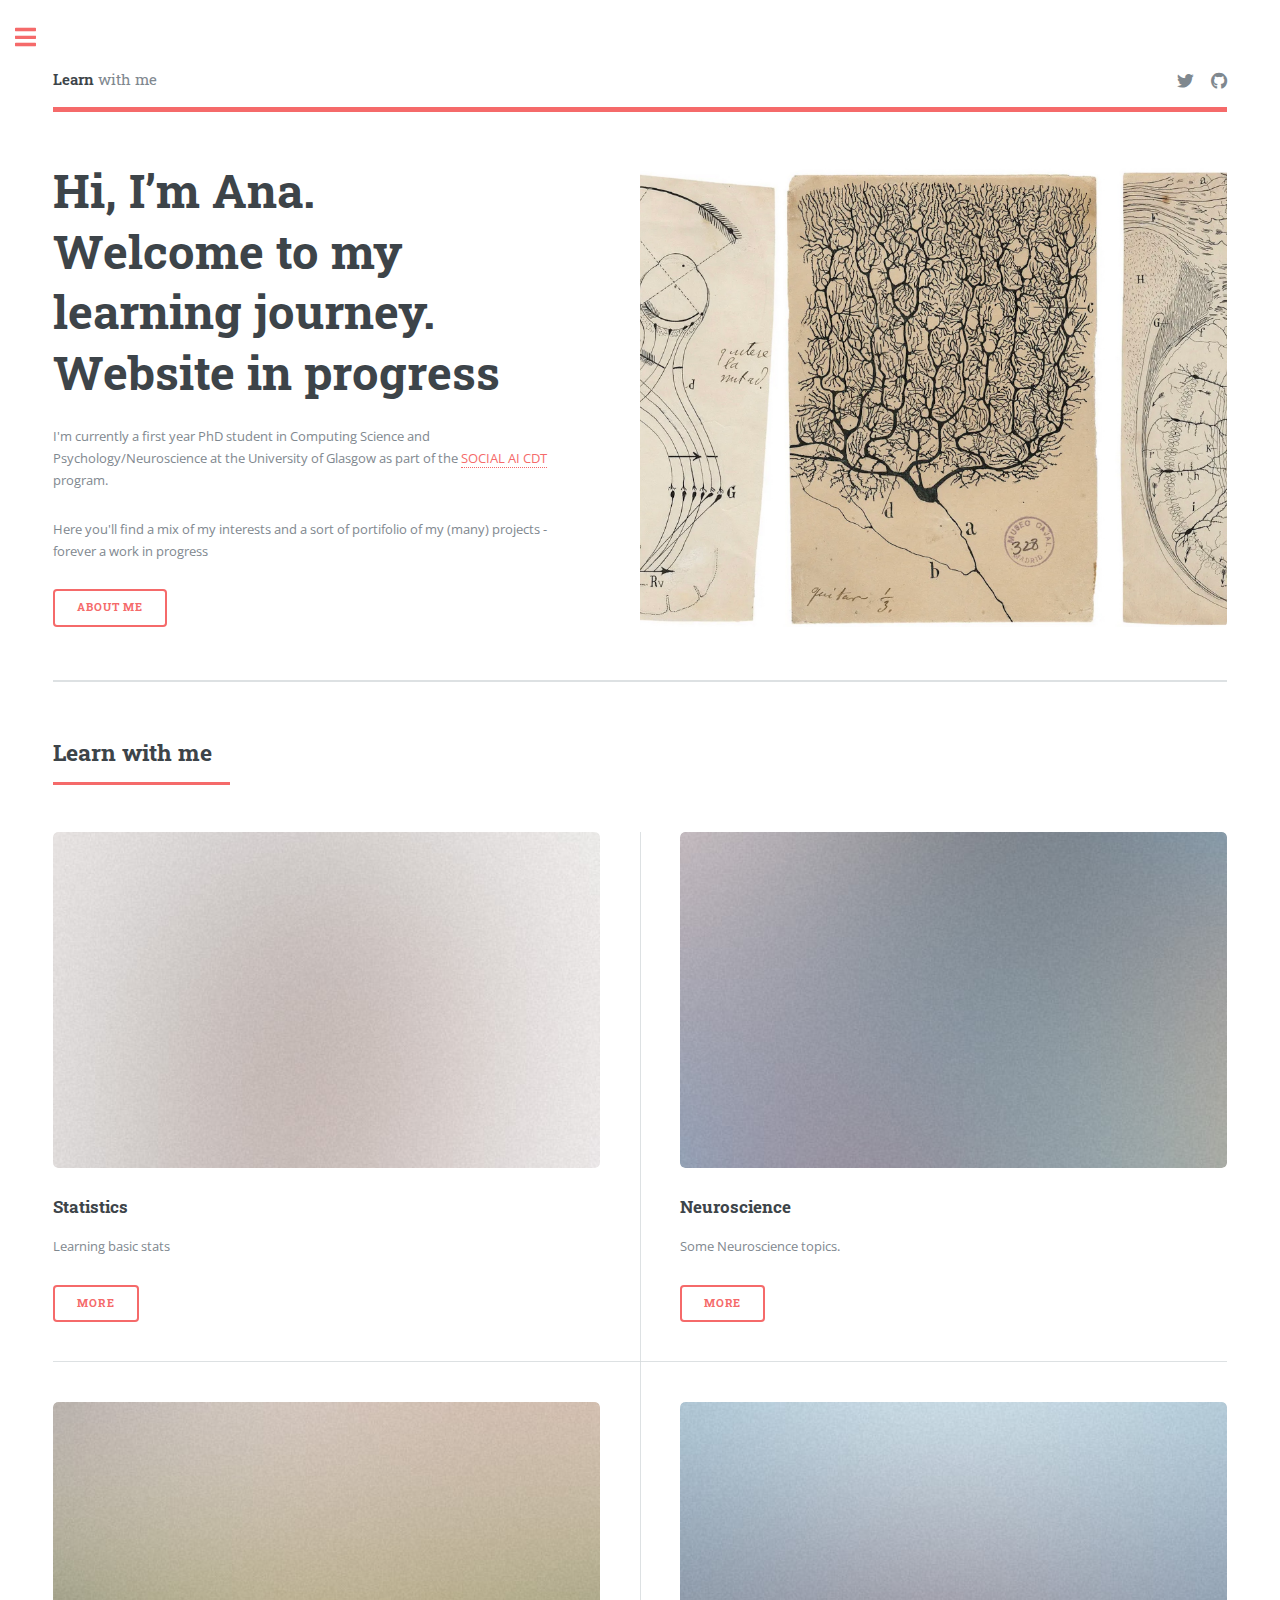
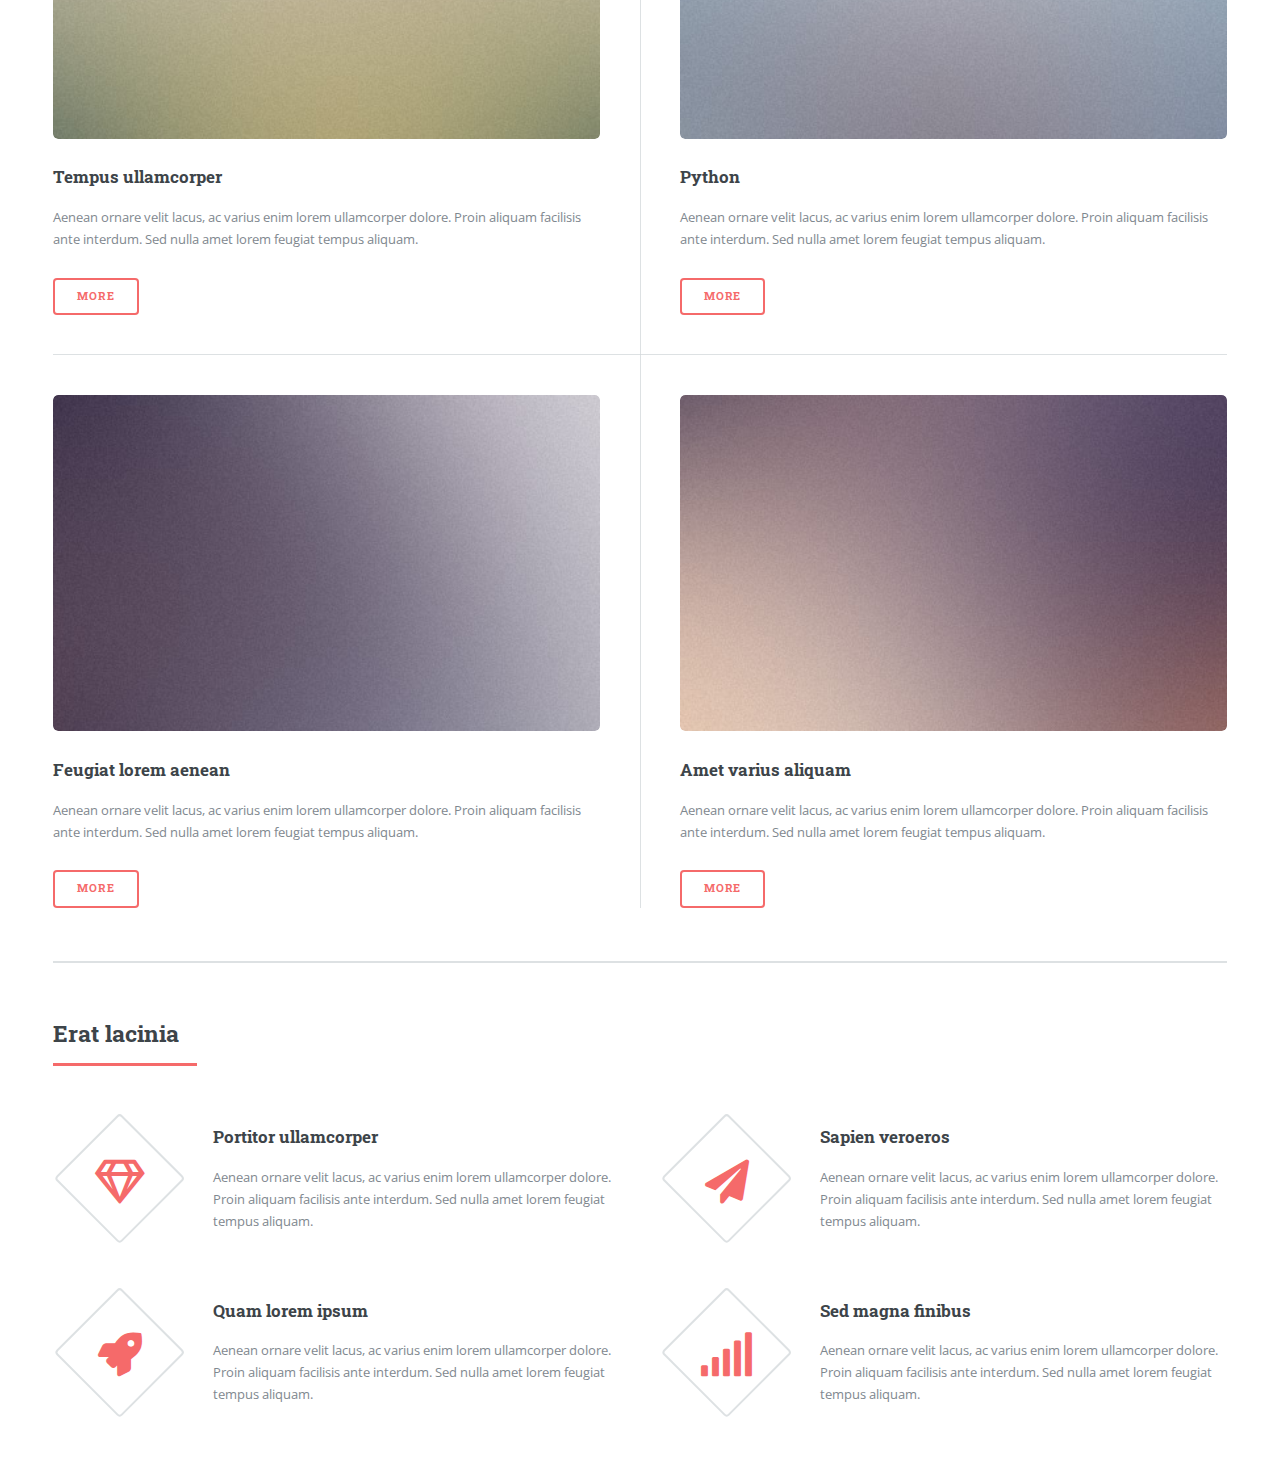
<file: index.html>
<!DOCTYPE HTML>
<!--
	Editorial by HTML5 UP
	html5up.net | @ajlkn
	Free for personal and commercial use under the CCA 3.0 license (html5up.net/license)
-->
<html>
	<head>
		<title>AnaCTC</title>
		<meta charset="utf-8" />
		<meta name="viewport" content="width=device-width, initial-scale=1, user-scalable=no" />
		<link rel="stylesheet" href="assets/css/main.css" />
	</head>
	<body class="is-preload">

		<!-- Wra pper -->
			<div id="wrapper">

				<!-- Main -->
					<div id="main">
						<div class="inner">

							<!-- Header -->
								<header id="header">
									<a href="index.html" class="logo"><strong>Learn</strong> with me </a>
									<ul class="icons">
										<li><a href="#" class="icon brands fa-twitter"><span class="label">Twitter</span></a></li>
										<li><a href="https://github.com/anatcresto" class="icon brands fa-github"><span class="label">Github</span></a></li>
										
									</ul>
									<!-- Sidebar -->

								</header>

							<!-- Banner -->
								<section id="banner">
									<div class="content">
										<header>

											<h1>Hi, I’m Ana.<br />
											Welcome to my learning journey.<br />
										Website in progress</h1>
										</header>
										<p> I'm currently a first year PhD student in Computing Science and Psychology/Neuroscience at the University of Glasgow as part of the  <a href="https://socialcdt.org/">SOCIAL AI CDT</a> program.</p>
										<p> Here you'll find a mix of my interests and a sort of portifolio of my (many) projects - forever a work in progress </p>
										<ul class="actions">
											<li><a href="cv.html" class="button big">About me </a></li>
										</ul>
									</div>
									<span class="image object">
										<img src="images/cajal.jpg"  alt="" />
									</span>
								</section>

							

							<!-- Section -->
								<section>
									<header class="major">
										<h2>Learn with me</h2>
									</header>
									<div class="posts">
										<article>
											<a href="Statistics.html" class="image"><img src="images/pic01.jpg" alt="" /></a>
											<h3>Statistics</h3>
											<p>Learning basic stats</p>
											<ul class="actions">
												<li><a href="Statistics.html" class="button">More</a></li>
											</ul>
										</article>
										<article>
											<a href="#" class="image"><img src="images/pic02.jpg" alt="" /></a>
											<h3>Neuroscience</h3>
											<p> Some Neuroscience topics.</p>
											<ul class="actions">
												<li><a href="Neuroscience.html" class="button">More</a></li>
											</ul>
										</article>
										<article>
											<a href="#" class="image"><img src="images/pic03.jpg" alt="" /></a>
											<h3>Tempus ullamcorper</h3>
											<p>Aenean ornare velit lacus, ac varius enim lorem ullamcorper dolore. Proin aliquam facilisis ante interdum. Sed nulla amet lorem feugiat tempus aliquam.</p>
											<ul class="actions">
												<li><a href="#" class="button">More</a></li>
											</ul>
										</article>
										<article>
											<a href="#" class="image"><img src="images/pic04.jpg" alt="" /></a>
											<h3>Python</h3>
											<p>Aenean ornare velit lacus, ac varius enim lorem ullamcorper dolore. Proin aliquam facilisis ante interdum. Sed nulla amet lorem feugiat tempus aliquam.</p>
											<ul class="actions">
												<li><a href="#" class="button">More</a></li>
											</ul>
										</article>
										<article>
											<a href="#" class="image"><img src="images/pic05.jpg" alt="" /></a>
											<h3>Feugiat lorem aenean</h3>
											<p>Aenean ornare velit lacus, ac varius enim lorem ullamcorper dolore. Proin aliquam facilisis ante interdum. Sed nulla amet lorem feugiat tempus aliquam.</p>
											<ul class="actions">
												<li><a href="#" class="button">More</a></li>
											</ul>
										</article>
										<article>
											<a href="#" class="image"><img src="images/pic06.jpg" alt="" /></a>
											<h3>Amet varius aliquam</h3>
											<p>Aenean ornare velit lacus, ac varius enim lorem ullamcorper dolore. Proin aliquam facilisis ante interdum. Sed nulla amet lorem feugiat tempus aliquam.</p>
											<ul class="actions">
												<li><a href="#" class="button">More</a></li>
											</ul>
										</article>
									</div>
								</section>
								
							
								
								<!-- Section -->
								<section>
									<header class="major">
										<h2>Erat lacinia</h2>
									</header>
									<div class="features">
										<article>
											<span class="icon fa-gem"></span>
											<div class="content">
												<h3>Portitor ullamcorper</h3>
												<p>Aenean ornare velit lacus, ac varius enim lorem ullamcorper dolore. Proin aliquam facilisis ante interdum. Sed nulla amet lorem feugiat tempus aliquam.</p>
											</div>
										</article>
										<article>
											<span class="icon solid fa-paper-plane"></span>
											<div class="content">
												<h3>Sapien veroeros</h3>
												<p>Aenean ornare velit lacus, ac varius enim lorem ullamcorper dolore. Proin aliquam facilisis ante interdum. Sed nulla amet lorem feugiat tempus aliquam.</p>
											</div>
										</article>
										<article>
											<span class="icon solid fa-rocket"></span>
											<div class="content">
												<h3>Quam lorem ipsum</h3>
												<p>Aenean ornare velit lacus, ac varius enim lorem ullamcorper dolore. Proin aliquam facilisis ante interdum. Sed nulla amet lorem feugiat tempus aliquam.</p>
											</div>
										</article>
										<article>
											<span class="icon solid fa-signal"></span>
											<div class="content">
												<h3>Sed magna finibus</h3>
												<p>Aenean ornare velit lacus, ac varius enim lorem ullamcorper dolore. Proin aliquam facilisis ante interdum. Sed nulla amet lorem feugiat tempus aliquam.</p>
											</div>
										</article>
									</div>
								</section>
						</div>
					</div>

				<!-- Sidebar -->
					<div id="sidebar">
						<div class="inner">

							<!-- Search -->
								<section id="search" class="alt">
									<form method="post" action="#">
										<input type="text" name="query" id="query" placeholder="Search" />
									</form>
								</section>

								

							<!-- Menu -->
								<nav id="menu">
									<span class="image"><img src="images/profile_Ana.png" width="150" height = "150" /></span>
									<header class="major">
										
										<h2>Menu</h2>
									</header>
									<ul>
										<li><a href="index.html">Homepage</a></li>
										<li><a href="generic.html">Generic</a></li>
										<li><a href="elements.html">Elements</a></li>
										<li><a href="cv.html">CV</a></li>
										<li>
											<span class="opener">Learning</span>
											<ul>
												<li><a href="Statistics.html">Stats</a></li>
												<li><a href="Neuroscience.html">Neuroscience</a></li>
												<li><a href="BiomedicalEngineering.html">Biomedical Engineering</a></li>
												<li><a href="Coding.html">Coding</a></li>
											</ul>
										</li>
										
										<li><a href="#">Adipiscing</a></li>
										<li>
											<span class="opener">Blog Posts</span>
											<ul>
												<li><a href="#">Lorem Dolor</a></li>
												<li><a href="#">Ipsum Adipiscing</a></li>
												<li><a href="#">Tempus Magna</a></li>
												<li><a href="#">Feugiat Veroeros</a></li>
											</ul>
										</li>
									
									</ul>
								</nav>

							<!-- Section -->
								<section>
									<header class="major">
										<h2>Ante interdum</h2>
									</header>
									<div class="mini-posts">
										<article>
											<a href="#" class="image"><img src="images/pic07.jpg" alt="" /></a>
											<p>Aenean ornare velit lacus, ac varius enim lorem ullamcorper dolore aliquam.</p>
										</article>
										<article>
											<a href="#" class="image"><img src="images/pic08.jpg" alt="" /></a>
											<p>Aenean ornare velit lacus, ac varius enim lorem ullamcorper dolore aliquam.</p>
										</article>
										<article>
											<a href="#" class="image"><img src="images/pic09.jpg" alt="" /></a>
											<p>Aenean ornare velit lacus, ac varius enim lorem ullamcorper dolore aliquam.</p>
										</article>
									</div>
									<ul class="actions">
										<li><a href="#" class="button">More</a></li>
									</ul>
								</section>

							<!-- Section -->
								<section>
									<header class="major">
										<h2>Get in touch</h2>
									</header>
									<ul class="contact">
										<li class="icon solid fa-envelope"><a href="#">anatcresto@gmail.com</a></li>
										<!--<li class="icon solid fa-phone">(000) 000-0000</li>
										<li class="icon solid fa-home">1234 Somewhere Road #8254<br />
										<-- Nashville, TN 00000-0000</li> !-->
									</ul>
								</section>

							<!-- Footer -->
								<footer id="footer">
									<p class="copyright">&copy; Untitled. All rights reserved. Demo Images: <a href="https://unsplash.com">Unsplash</a>. Design: <a href="https://html5up.net">HTML5 UP</a>.</p>
								</footer>

						</div>
					</div>

			</div>

		<!-- Scripts -->
			<script src="assets/js/jquery.min.js"></script>
			<script src="assets/js/browser.min.js"></script>
			<script src="assets/js/breakpoints.min.js"></script>
			<script src="assets/js/util.js"></script>
			<script src="assets/js/main.js"></script>

	</body>
</html>
</file>
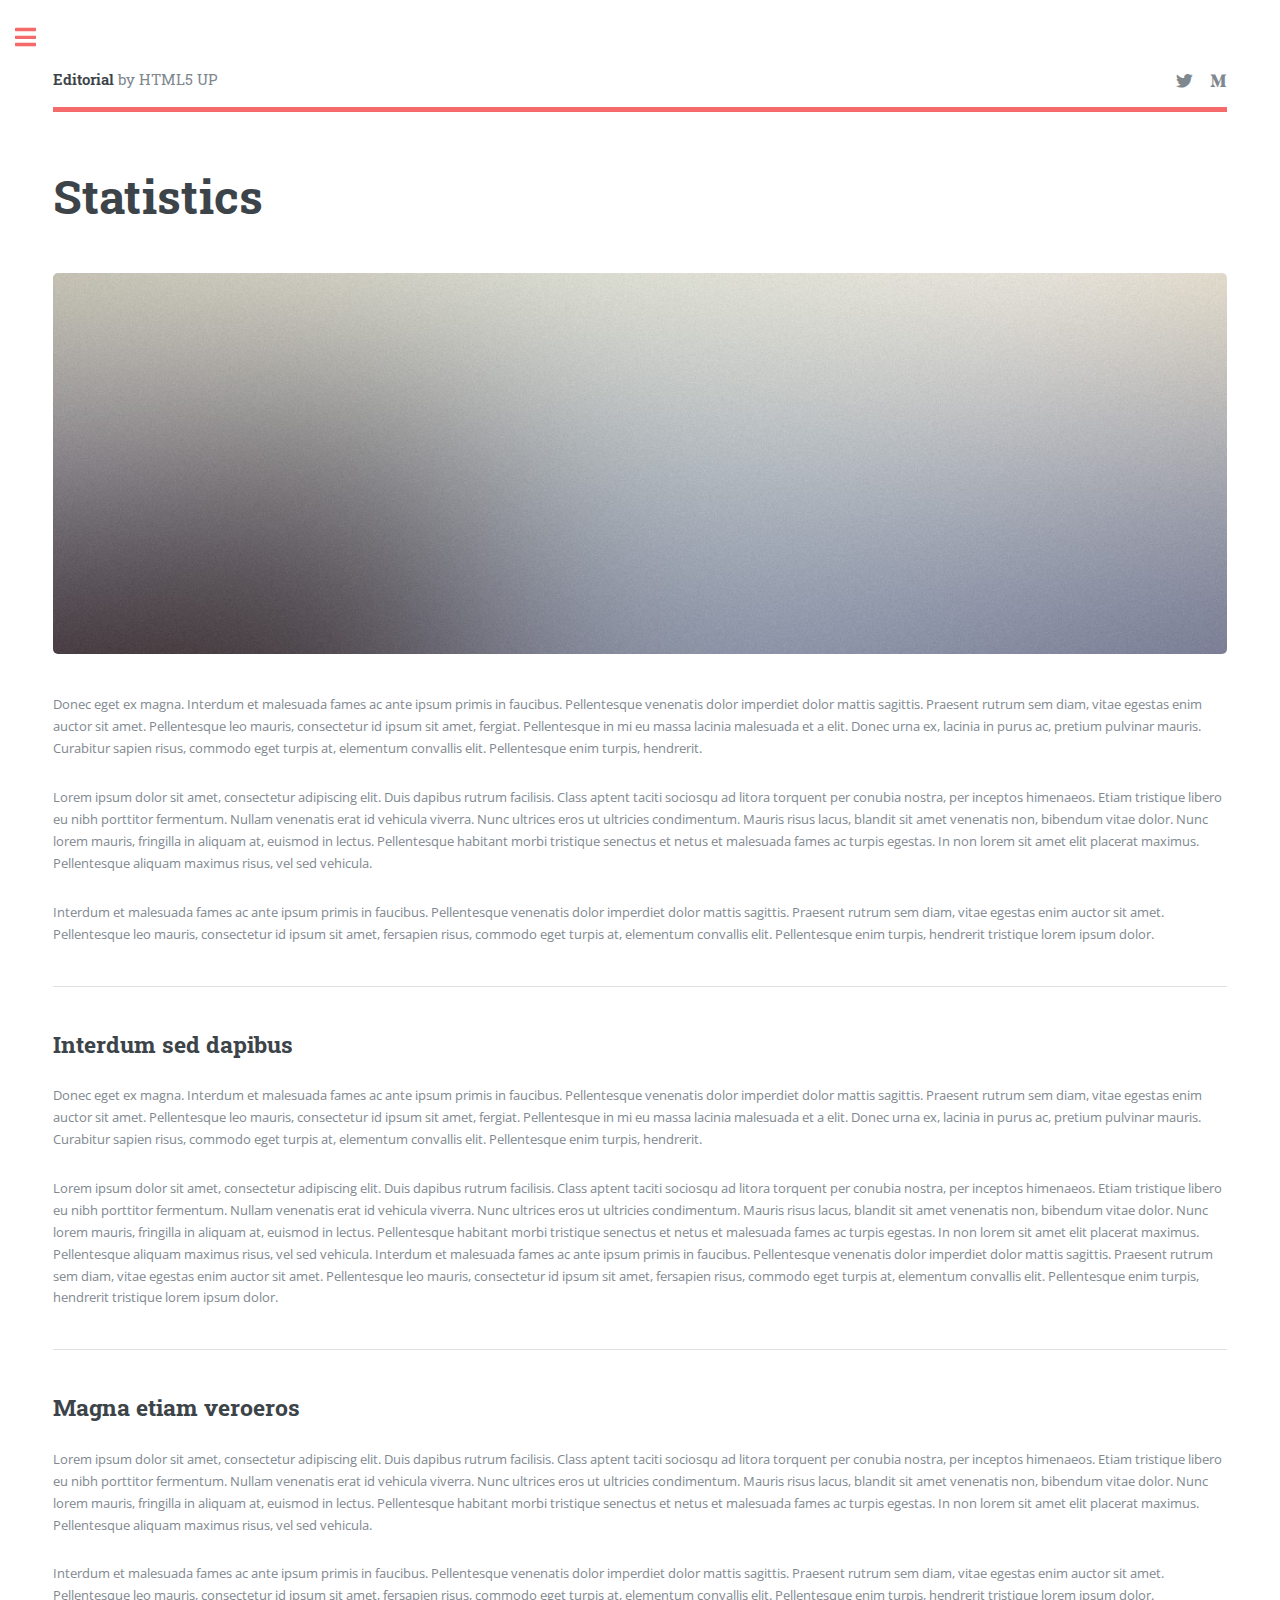
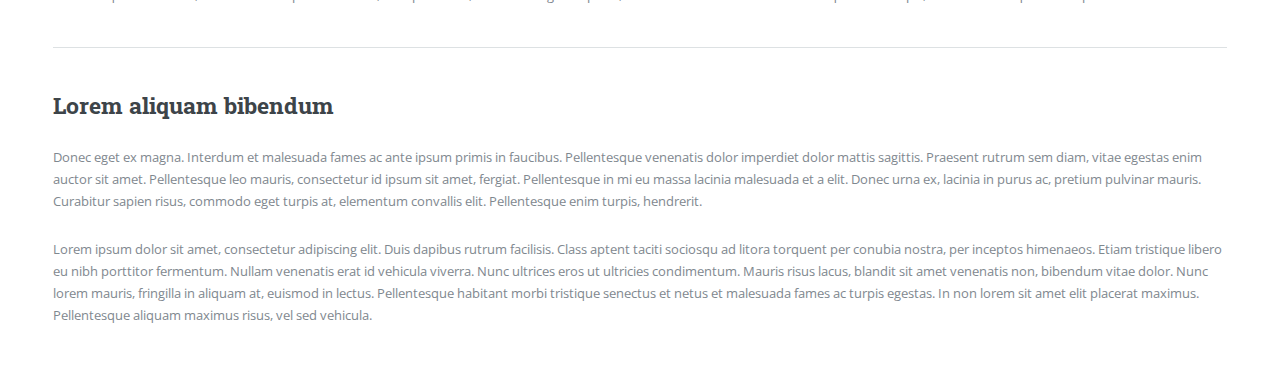
<file: BiomedicalEngineering.html>
<!DOCTYPE HTML>
<!--
	Editorial by HTML5 UP
	html5up.net | @ajlkn
	Free for personal and commercial use under the CCA 3.0 license (html5up.net/license)
-->
<html>
	<head>
		<title>Biomedical Engineering </title>
		<meta charset="utf-8" />
		<meta name="viewport" content="width=device-width, initial-scale=1, user-scalable=no" />
		<link rel="stylesheet" href="assets/css/main.css" />
	</head>
	<body class="is-preload">

		<!-- Wrapper -->
			<div id="wrapper">

				<!-- Main -->
					<div id="main">
						<div class="inner">

							<!-- Header -->
								<header id="header">
									<a href="index.html" class="logo"><strong>Editorial</strong> by HTML5 UP</a>
									<ul class="icons">
										<li><a href="#" class="icon brands fa-twitter"><span class="label">Twitter</span></a></li>
										<li><a href="#" class="icon brands fa-medium-m"><span class="label">Medium</span></a></li>
									</ul>
								</header>

							<!-- Content -->
								<section>
									<header class="main">
										<h1>Statistics</h1>
									</header>

									<span class="image main"><img src="images/pic11.jpg" alt="" /></span>

									<p>Donec eget ex magna. Interdum et malesuada fames ac ante ipsum primis in faucibus. Pellentesque venenatis dolor imperdiet dolor mattis sagittis. Praesent rutrum sem diam, vitae egestas enim auctor sit amet. Pellentesque leo mauris, consectetur id ipsum sit amet, fergiat. Pellentesque in mi eu massa lacinia malesuada et a elit. Donec urna ex, lacinia in purus ac, pretium pulvinar mauris. Curabitur sapien risus, commodo eget turpis at, elementum convallis elit. Pellentesque enim turpis, hendrerit.</p>
									<p>Lorem ipsum dolor sit amet, consectetur adipiscing elit. Duis dapibus rutrum facilisis. Class aptent taciti sociosqu ad litora torquent per conubia nostra, per inceptos himenaeos. Etiam tristique libero eu nibh porttitor fermentum. Nullam venenatis erat id vehicula viverra. Nunc ultrices eros ut ultricies condimentum. Mauris risus lacus, blandit sit amet venenatis non, bibendum vitae dolor. Nunc lorem mauris, fringilla in aliquam at, euismod in lectus. Pellentesque habitant morbi tristique senectus et netus et malesuada fames ac turpis egestas. In non lorem sit amet elit placerat maximus. Pellentesque aliquam maximus risus, vel sed vehicula.</p>
									<p>Interdum et malesuada fames ac ante ipsum primis in faucibus. Pellentesque venenatis dolor imperdiet dolor mattis sagittis. Praesent rutrum sem diam, vitae egestas enim auctor sit amet. Pellentesque leo mauris, consectetur id ipsum sit amet, fersapien risus, commodo eget turpis at, elementum convallis elit. Pellentesque enim turpis, hendrerit tristique lorem ipsum dolor.</p>

									<hr class="major" />

									<h2>Interdum sed dapibus</h2>
									<p>Donec eget ex magna. Interdum et malesuada fames ac ante ipsum primis in faucibus. Pellentesque venenatis dolor imperdiet dolor mattis sagittis. Praesent rutrum sem diam, vitae egestas enim auctor sit amet. Pellentesque leo mauris, consectetur id ipsum sit amet, fergiat. Pellentesque in mi eu massa lacinia malesuada et a elit. Donec urna ex, lacinia in purus ac, pretium pulvinar mauris. Curabitur sapien risus, commodo eget turpis at, elementum convallis elit. Pellentesque enim turpis, hendrerit.</p>
									<p>Lorem ipsum dolor sit amet, consectetur adipiscing elit. Duis dapibus rutrum facilisis. Class aptent taciti sociosqu ad litora torquent per conubia nostra, per inceptos himenaeos. Etiam tristique libero eu nibh porttitor fermentum. Nullam venenatis erat id vehicula viverra. Nunc ultrices eros ut ultricies condimentum. Mauris risus lacus, blandit sit amet venenatis non, bibendum vitae dolor. Nunc lorem mauris, fringilla in aliquam at, euismod in lectus. Pellentesque habitant morbi tristique senectus et netus et malesuada fames ac turpis egestas. In non lorem sit amet elit placerat maximus. Pellentesque aliquam maximus risus, vel sed vehicula. Interdum et malesuada fames ac ante ipsum primis in faucibus. Pellentesque venenatis dolor imperdiet dolor mattis sagittis. Praesent rutrum sem diam, vitae egestas enim auctor sit amet. Pellentesque leo mauris, consectetur id ipsum sit amet, fersapien risus, commodo eget turpis at, elementum convallis elit. Pellentesque enim turpis, hendrerit tristique lorem ipsum dolor.</p>

									<hr class="major" />

									<h2>Magna etiam veroeros</h2>
									<p>Lorem ipsum dolor sit amet, consectetur adipiscing elit. Duis dapibus rutrum facilisis. Class aptent taciti sociosqu ad litora torquent per conubia nostra, per inceptos himenaeos. Etiam tristique libero eu nibh porttitor fermentum. Nullam venenatis erat id vehicula viverra. Nunc ultrices eros ut ultricies condimentum. Mauris risus lacus, blandit sit amet venenatis non, bibendum vitae dolor. Nunc lorem mauris, fringilla in aliquam at, euismod in lectus. Pellentesque habitant morbi tristique senectus et netus et malesuada fames ac turpis egestas. In non lorem sit amet elit placerat maximus. Pellentesque aliquam maximus risus, vel sed vehicula.</p>
									<p>Interdum et malesuada fames ac ante ipsum primis in faucibus. Pellentesque venenatis dolor imperdiet dolor mattis sagittis. Praesent rutrum sem diam, vitae egestas enim auctor sit amet. Pellentesque leo mauris, consectetur id ipsum sit amet, fersapien risus, commodo eget turpis at, elementum convallis elit. Pellentesque enim turpis, hendrerit tristique lorem ipsum dolor.</p>

									<hr class="major" />

									<h2>Lorem aliquam bibendum</h2>
									<p>Donec eget ex magna. Interdum et malesuada fames ac ante ipsum primis in faucibus. Pellentesque venenatis dolor imperdiet dolor mattis sagittis. Praesent rutrum sem diam, vitae egestas enim auctor sit amet. Pellentesque leo mauris, consectetur id ipsum sit amet, fergiat. Pellentesque in mi eu massa lacinia malesuada et a elit. Donec urna ex, lacinia in purus ac, pretium pulvinar mauris. Curabitur sapien risus, commodo eget turpis at, elementum convallis elit. Pellentesque enim turpis, hendrerit.</p>
									<p>Lorem ipsum dolor sit amet, consectetur adipiscing elit. Duis dapibus rutrum facilisis. Class aptent taciti sociosqu ad litora torquent per conubia nostra, per inceptos himenaeos. Etiam tristique libero eu nibh porttitor fermentum. Nullam venenatis erat id vehicula viverra. Nunc ultrices eros ut ultricies condimentum. Mauris risus lacus, blandit sit amet venenatis non, bibendum vitae dolor. Nunc lorem mauris, fringilla in aliquam at, euismod in lectus. Pellentesque habitant morbi tristique senectus et netus et malesuada fames ac turpis egestas. In non lorem sit amet elit placerat maximus. Pellentesque aliquam maximus risus, vel sed vehicula.</p>

								</section>

						</div>
					</div>

				<!-- Sidebar -->
					<div id="sidebar">
						<div class="inner">

							<!-- Search -->
								<section id="search" class="alt">
									<form method="post" action="#">
										<input type="text" name="query" id="query" placeholder="Search" />
									</form>
								</section>

							<!-- Menu -->
								<nav id="menu">
									<header class="major">
										<h2>Menu</h2>
									</header>
									<ul>
										<li><a href="index.html">Homepage</a></li>
										<li><a href="generic.html">Generic</a></li>
										<li><a href="elements.html">Elements</a></li>
										<li>
											<span class="opener">Submenu</span>
											<ul>
												<li><a href="#">Lorem Dolor</a></li>
												<li><a href="#">Ipsum Adipiscing</a></li>
												<li><a href="#">Tempus Magna</a></li>
												<li><a href="#">Feugiat Veroeros</a></li>
											</ul>
										</li>
										<li><a href="#">Etiam Dolore</a></li>
										<li><a href="#">Adipiscing</a></li>
										<li>
											<span class="opener">Another Submenu</span>
											<ul>
												<li><a href="#">Lorem Dolor</a></li>
												<li><a href="#">Ipsum Adipiscing</a></li>
												<li><a href="#">Tempus Magna</a></li>
												<li><a href="#">Feugiat Veroeros</a></li>
											</ul>
										</li>
										<li><a href="#">Maximus Erat</a></li>
										<li><a href="#">Sapien Mauris</a></li>
										<li><a href="#">Amet Lacinia</a></li>
									</ul>
								</nav>

							<!-- Section -->
								<section>
									<header class="major">
										<h2>Ante interdum</h2>
									</header>
									<div class="mini-posts">
										<article>
											<a href="#" class="image"><img src="images/pic07.jpg" alt="" /></a>
											<p>Aenean ornare velit lacus, ac varius enim lorem ullamcorper dolore aliquam.</p>
										</article>
										<article>
											<a href="#" class="image"><img src="images/pic08.jpg" alt="" /></a>
											<p>Aenean ornare velit lacus, ac varius enim lorem ullamcorper dolore aliquam.</p>
										</article>
										<article>
											<a href="#" class="image"><img src="images/pic09.jpg" alt="" /></a>
											<p>Aenean ornare velit lacus, ac varius enim lorem ullamcorper dolore aliquam.</p>
										</article>
									</div>
									<ul class="actions">
										<li><a href="#" class="button">More</a></li>
									</ul>
								</section>

							<!-- Section -->
								<section>
									<header class="major">
										<h2>Get in touch</h2>
									</header>
									<p>Sed varius enim lorem ullamcorper dolore aliquam aenean ornare velit lacus, ac varius enim lorem ullamcorper dolore. Proin sed aliquam facilisis ante interdum. Sed nulla amet lorem feugiat tempus aliquam.</p>
									<ul class="contact">
										<li class="icon solid fa-envelope"><a href="#">information@untitled.tld</a></li>
										<li class="icon solid fa-phone">(000) 000-0000</li>
										<li class="icon solid fa-home">1234 Somewhere Road #8254<br />
										Nashville, TN 00000-0000</li>
									</ul>
								</section>

							<!-- Footer -->
								<footer id="footer">
									<p class="copyright">&copy; Untitled. All rights reserved. Demo Images: <a href="https://unsplash.com">Unsplash</a>. Design: <a href="https://html5up.net">HTML5 UP</a>.</p>
								</footer>

						</div>
					</div>

			</div>

		<!-- Scripts -->
			<script src="assets/js/jquery.min.js"></script>
			<script src="assets/js/browser.min.js"></script>
			<script src="assets/js/breakpoints.min.js"></script>
			<script src="assets/js/util.js"></script>
			<script src="assets/js/main.js"></script>

	</body>
</html>
</file>
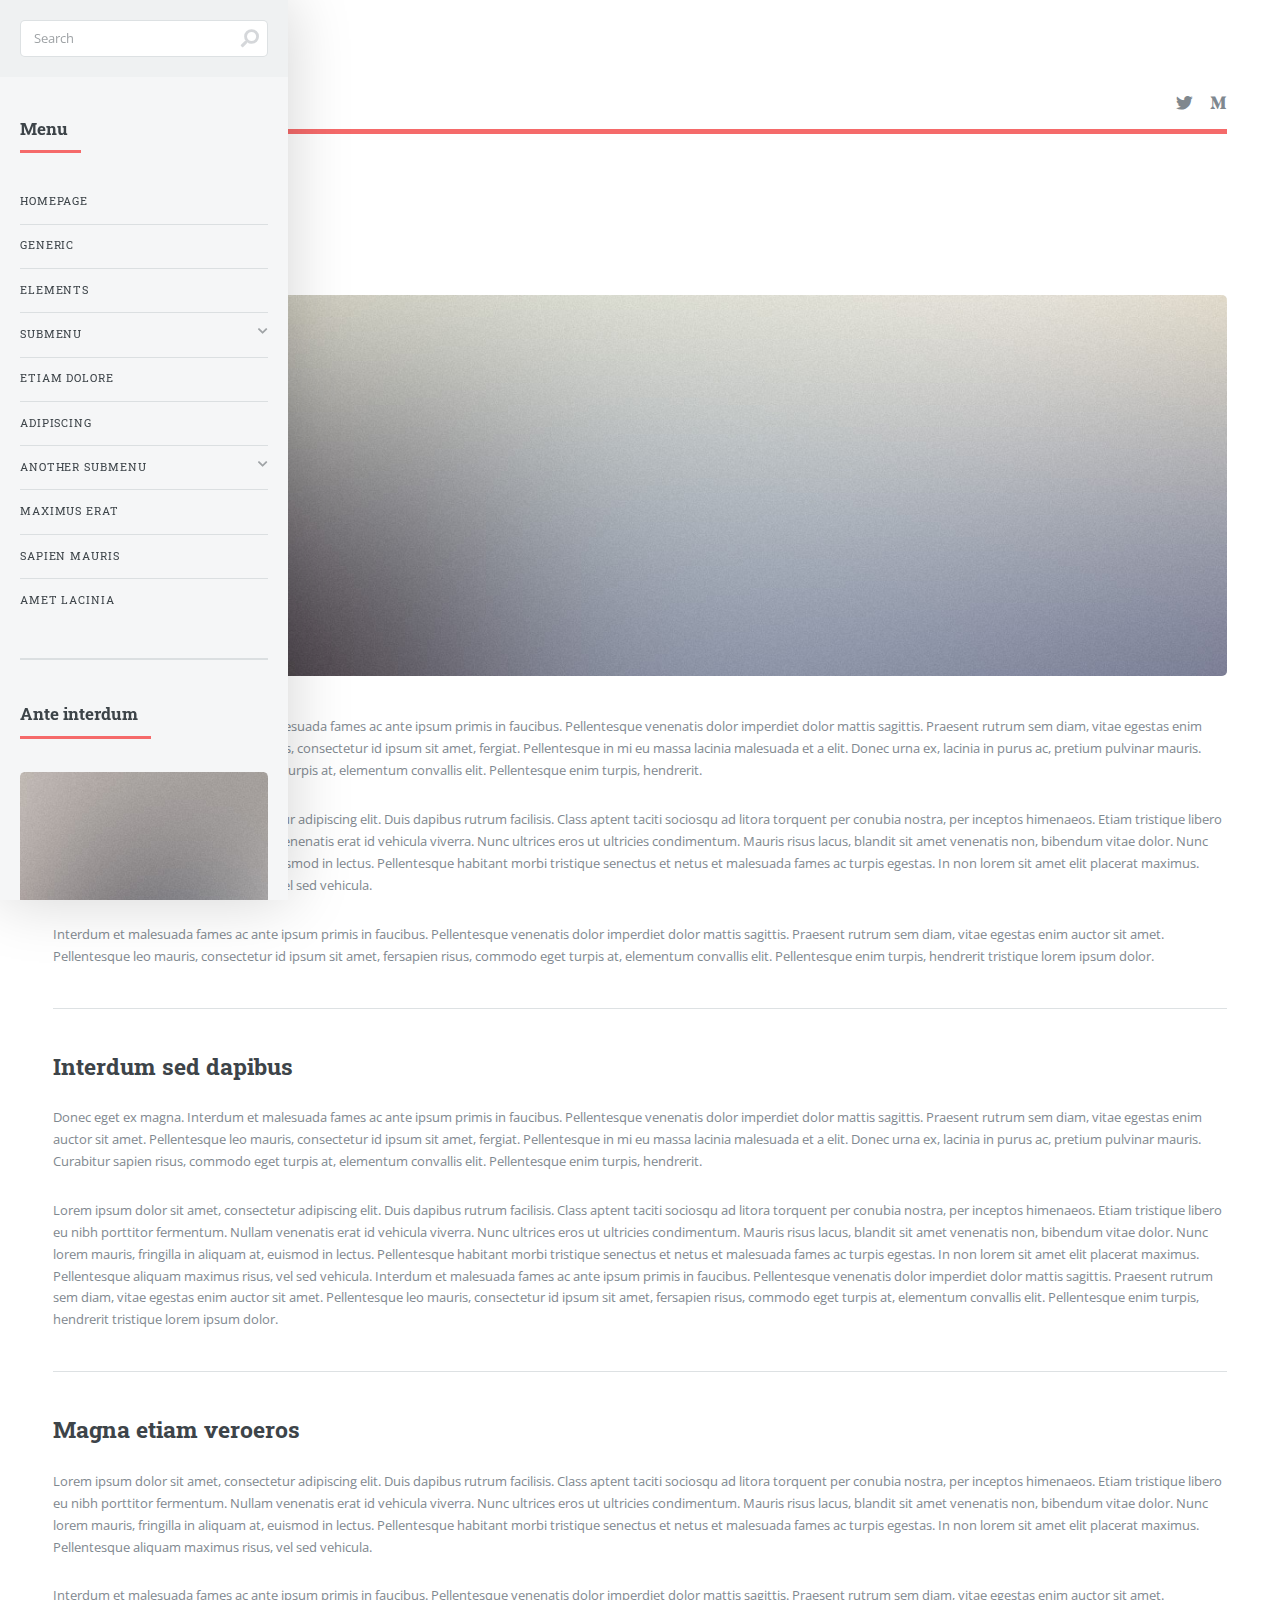
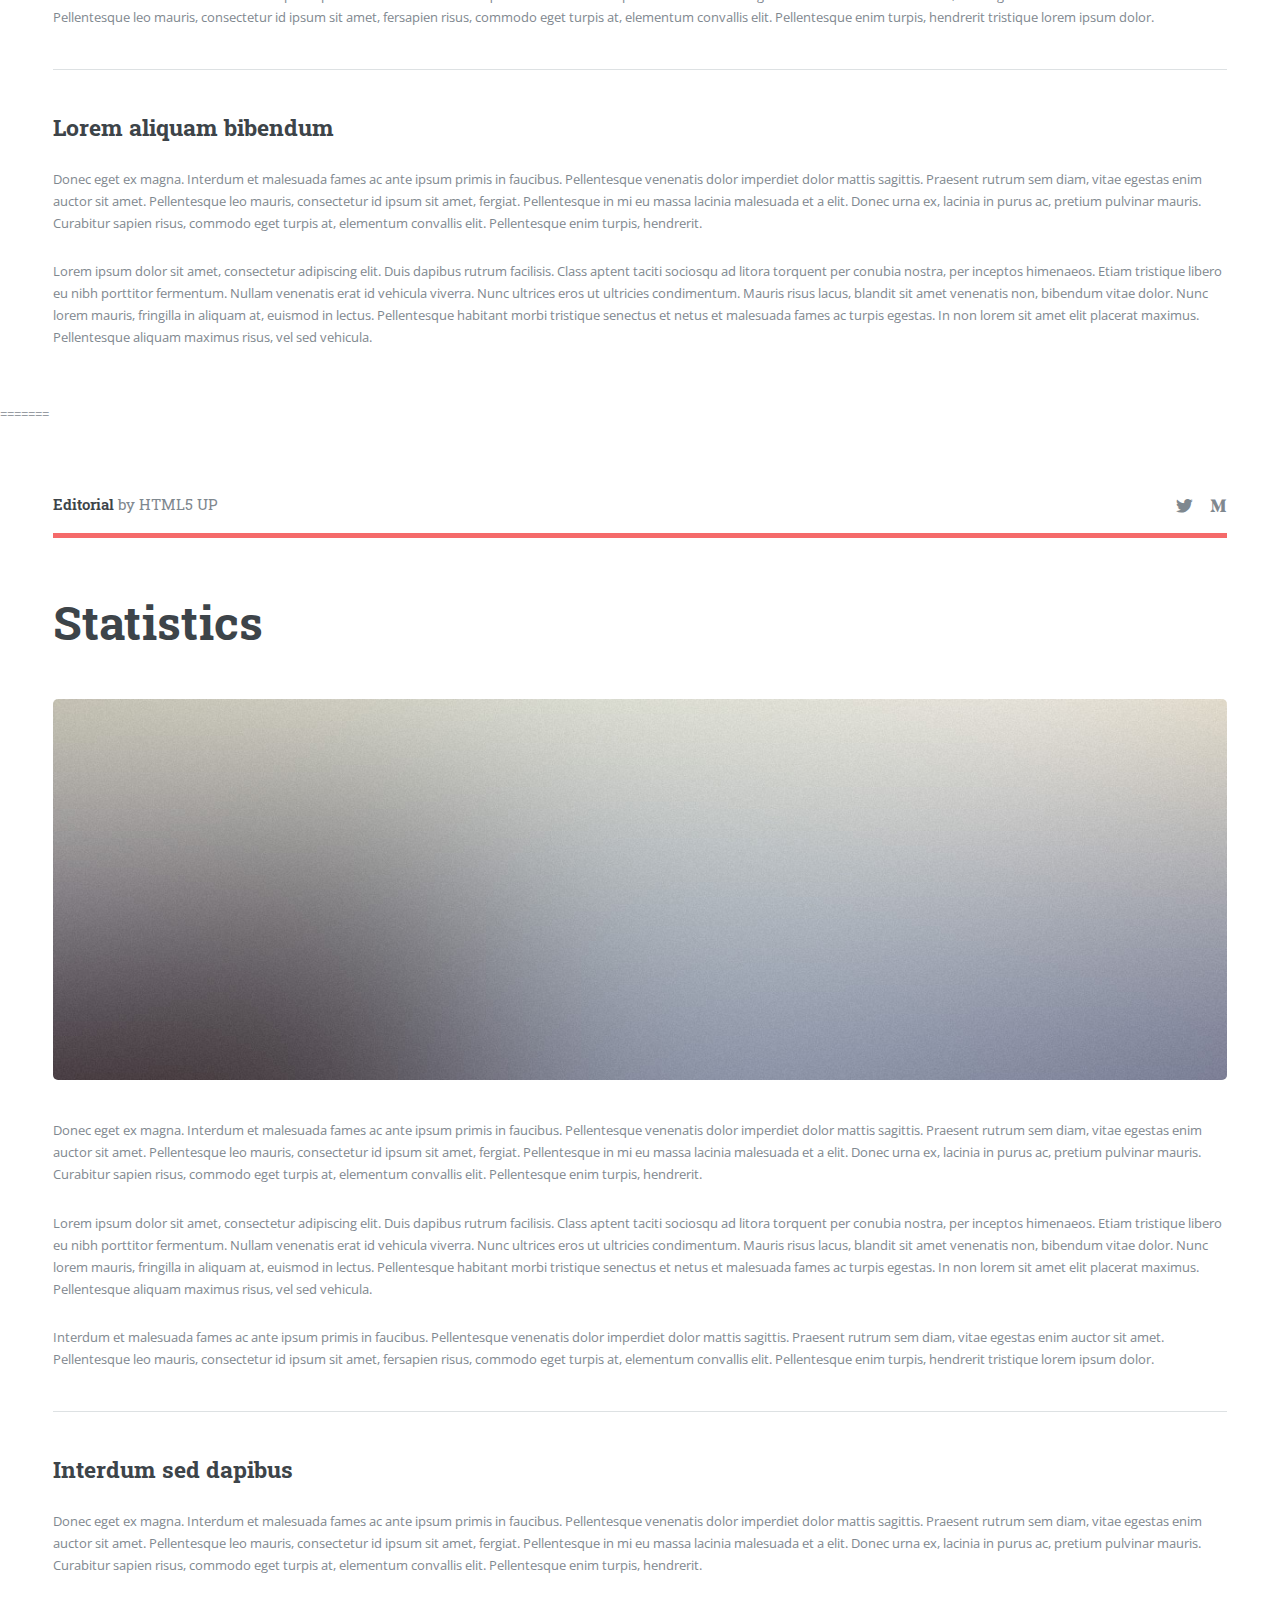
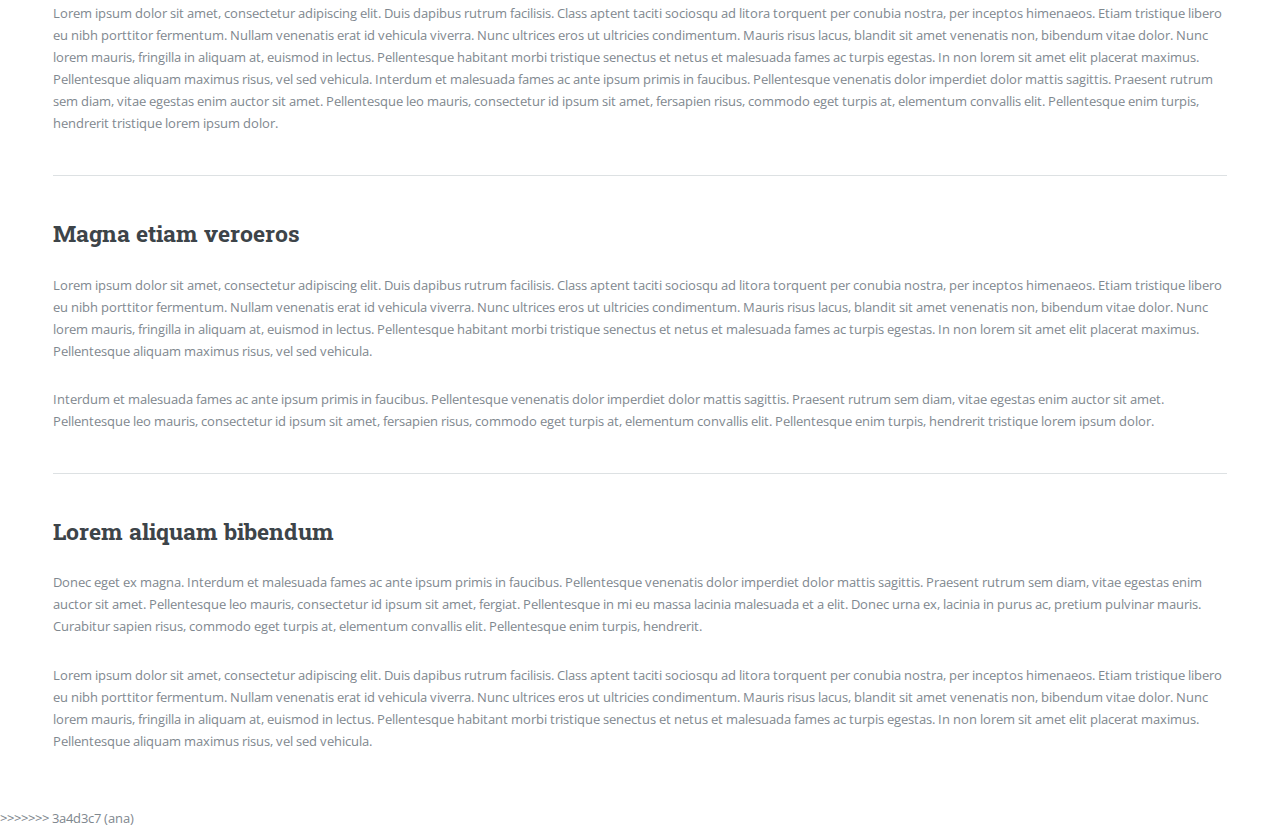
<file: Books.html>
<<<<<<< HEAD
<!DOCTYPE HTML>
<!--
	Editorial by HTML5 UP
	html5up.net | @ajlkn
	Free for personal and commercial use under the CCA 3.0 license (html5up.net/license)
-->
<html>
	<head>
		<title>Books </title>
		<meta charset="utf-8" />
		<meta name="viewport" content="width=device-width, initial-scale=1, user-scalable=no" />
		<link rel="stylesheet" href="assets/css/main.css" />
	</head>
	<body class="is-preload">

		<!-- Wrapper -->
			<div id="wrapper">

				<!-- Main -->
					<div id="main">
						<div class="inner">

							<!-- Header -->
								<header id="header">
									<a href="index.html" class="logo"><strong>Editorial</strong> by HTML5 UP</a>
									<ul class="icons">
										<li><a href="#" class="icon brands fa-twitter"><span class="label">Twitter</span></a></li>
										<li><a href="#" class="icon brands fa-medium-m"><span class="label">Medium</span></a></li>
									</ul>
								</header>

							<!-- Content -->
								<section>
									<header class="main">
										<h1>Statistics</h1>
									</header>

									<span class="image main"><img src="images/pic11.jpg" alt="" /></span>

									<p>Donec eget ex magna. Interdum et malesuada fames ac ante ipsum primis in faucibus. Pellentesque venenatis dolor imperdiet dolor mattis sagittis. Praesent rutrum sem diam, vitae egestas enim auctor sit amet. Pellentesque leo mauris, consectetur id ipsum sit amet, fergiat. Pellentesque in mi eu massa lacinia malesuada et a elit. Donec urna ex, lacinia in purus ac, pretium pulvinar mauris. Curabitur sapien risus, commodo eget turpis at, elementum convallis elit. Pellentesque enim turpis, hendrerit.</p>
									<p>Lorem ipsum dolor sit amet, consectetur adipiscing elit. Duis dapibus rutrum facilisis. Class aptent taciti sociosqu ad litora torquent per conubia nostra, per inceptos himenaeos. Etiam tristique libero eu nibh porttitor fermentum. Nullam venenatis erat id vehicula viverra. Nunc ultrices eros ut ultricies condimentum. Mauris risus lacus, blandit sit amet venenatis non, bibendum vitae dolor. Nunc lorem mauris, fringilla in aliquam at, euismod in lectus. Pellentesque habitant morbi tristique senectus et netus et malesuada fames ac turpis egestas. In non lorem sit amet elit placerat maximus. Pellentesque aliquam maximus risus, vel sed vehicula.</p>
									<p>Interdum et malesuada fames ac ante ipsum primis in faucibus. Pellentesque venenatis dolor imperdiet dolor mattis sagittis. Praesent rutrum sem diam, vitae egestas enim auctor sit amet. Pellentesque leo mauris, consectetur id ipsum sit amet, fersapien risus, commodo eget turpis at, elementum convallis elit. Pellentesque enim turpis, hendrerit tristique lorem ipsum dolor.</p>

									<hr class="major" />

									<h2>Interdum sed dapibus</h2>
									<p>Donec eget ex magna. Interdum et malesuada fames ac ante ipsum primis in faucibus. Pellentesque venenatis dolor imperdiet dolor mattis sagittis. Praesent rutrum sem diam, vitae egestas enim auctor sit amet. Pellentesque leo mauris, consectetur id ipsum sit amet, fergiat. Pellentesque in mi eu massa lacinia malesuada et a elit. Donec urna ex, lacinia in purus ac, pretium pulvinar mauris. Curabitur sapien risus, commodo eget turpis at, elementum convallis elit. Pellentesque enim turpis, hendrerit.</p>
									<p>Lorem ipsum dolor sit amet, consectetur adipiscing elit. Duis dapibus rutrum facilisis. Class aptent taciti sociosqu ad litora torquent per conubia nostra, per inceptos himenaeos. Etiam tristique libero eu nibh porttitor fermentum. Nullam venenatis erat id vehicula viverra. Nunc ultrices eros ut ultricies condimentum. Mauris risus lacus, blandit sit amet venenatis non, bibendum vitae dolor. Nunc lorem mauris, fringilla in aliquam at, euismod in lectus. Pellentesque habitant morbi tristique senectus et netus et malesuada fames ac turpis egestas. In non lorem sit amet elit placerat maximus. Pellentesque aliquam maximus risus, vel sed vehicula. Interdum et malesuada fames ac ante ipsum primis in faucibus. Pellentesque venenatis dolor imperdiet dolor mattis sagittis. Praesent rutrum sem diam, vitae egestas enim auctor sit amet. Pellentesque leo mauris, consectetur id ipsum sit amet, fersapien risus, commodo eget turpis at, elementum convallis elit. Pellentesque enim turpis, hendrerit tristique lorem ipsum dolor.</p>

									<hr class="major" />

									<h2>Magna etiam veroeros</h2>
									<p>Lorem ipsum dolor sit amet, consectetur adipiscing elit. Duis dapibus rutrum facilisis. Class aptent taciti sociosqu ad litora torquent per conubia nostra, per inceptos himenaeos. Etiam tristique libero eu nibh porttitor fermentum. Nullam venenatis erat id vehicula viverra. Nunc ultrices eros ut ultricies condimentum. Mauris risus lacus, blandit sit amet venenatis non, bibendum vitae dolor. Nunc lorem mauris, fringilla in aliquam at, euismod in lectus. Pellentesque habitant morbi tristique senectus et netus et malesuada fames ac turpis egestas. In non lorem sit amet elit placerat maximus. Pellentesque aliquam maximus risus, vel sed vehicula.</p>
									<p>Interdum et malesuada fames ac ante ipsum primis in faucibus. Pellentesque venenatis dolor imperdiet dolor mattis sagittis. Praesent rutrum sem diam, vitae egestas enim auctor sit amet. Pellentesque leo mauris, consectetur id ipsum sit amet, fersapien risus, commodo eget turpis at, elementum convallis elit. Pellentesque enim turpis, hendrerit tristique lorem ipsum dolor.</p>

									<hr class="major" />

									<h2>Lorem aliquam bibendum</h2>
									<p>Donec eget ex magna. Interdum et malesuada fames ac ante ipsum primis in faucibus. Pellentesque venenatis dolor imperdiet dolor mattis sagittis. Praesent rutrum sem diam, vitae egestas enim auctor sit amet. Pellentesque leo mauris, consectetur id ipsum sit amet, fergiat. Pellentesque in mi eu massa lacinia malesuada et a elit. Donec urna ex, lacinia in purus ac, pretium pulvinar mauris. Curabitur sapien risus, commodo eget turpis at, elementum convallis elit. Pellentesque enim turpis, hendrerit.</p>
									<p>Lorem ipsum dolor sit amet, consectetur adipiscing elit. Duis dapibus rutrum facilisis. Class aptent taciti sociosqu ad litora torquent per conubia nostra, per inceptos himenaeos. Etiam tristique libero eu nibh porttitor fermentum. Nullam venenatis erat id vehicula viverra. Nunc ultrices eros ut ultricies condimentum. Mauris risus lacus, blandit sit amet venenatis non, bibendum vitae dolor. Nunc lorem mauris, fringilla in aliquam at, euismod in lectus. Pellentesque habitant morbi tristique senectus et netus et malesuada fames ac turpis egestas. In non lorem sit amet elit placerat maximus. Pellentesque aliquam maximus risus, vel sed vehicula.</p>

								</section>

						</div>
					</div>

								<!-- Sidebar -->
								<div id="sidebar">
									<div class="inner">
			
										<!-- Search -->
											<section id="search" class="alt">
												<form method="post" action="#">
													<input type="text" name="query" id="query" placeholder="Search" />
												</form>
											</section>
			
											
			
										<!-- Menu -->
											<nav id="menu">
												<span class="image"><img src="images/profile_Ana.png" width="150" height = "150" /></span>
												<header class="major">
													
													<h2>Menu</h2>
												</header>
												<ul>
													<li><a href="index.html">Homepage</a></li>
													<li><a href="generic.html">Generic</a></li>
													<li><a href="elements.html">Elements</a></li>
													<li><a href="cv.html">CV</a></li>
													<li>
														<span class="opener">Learning</span>
														<ul>
															<li><a href="Statistics.html">Stats</a></li>
															<li><a href="Neuroscience.html">Neuroscience</a></li>
															<li><a href="BiomedicalEngineering.html">Biomedical Engineering</a></li>
															<li><a href="Coding.html">Coding</a></li>
														</ul>
													</li>
													
													<li><a href="#">Adipiscing</a></li>
													<li>
														<span class="opener">Blog Posts</span>
														<ul>
															<li><a href="#">Lorem Dolor</a></li>
															<li><a href="#">Ipsum Adipiscing</a></li>
															<li><a href="#">Tempus Magna</a></li>
															<li><a href="#">Feugiat Veroeros</a></li>
														</ul>
													</li>
												
												</ul>
											</nav>
			
										<!-- Section -->
											<section>
												<header class="major">
													<h2>Ante interdum</h2>
												</header>
												<div class="mini-posts">
													<article>
														<a href="#" class="image"><img src="images/pic07.jpg" alt="" /></a>
														<p>Aenean ornare velit lacus, ac varius enim lorem ullamcorper dolore aliquam.</p>
													</article>
													<article>
														<a href="#" class="image"><img src="images/pic08.jpg" alt="" /></a>
														<p>Aenean ornare velit lacus, ac varius enim lorem ullamcorper dolore aliquam.</p>
													</article>
													<article>
														<a href="#" class="image"><img src="images/pic09.jpg" alt="" /></a>
														<p>Aenean ornare velit lacus, ac varius enim lorem ullamcorper dolore aliquam.</p>
													</article>
												</div>
												<ul class="actions">
													<li><a href="#" class="button">More</a></li>
												</ul>
											</section>
			
										<!-- Section -->
											<section>
												<header class="major">
													<h2>Get in touch</h2>
												</header>
												<ul class="contact">
													<li class="icon solid fa-envelope"><a href="#">anatcresto@gmail.com</a></li>
													<!--<li class="icon solid fa-phone">(000) 000-0000</li>
													<li class="icon solid fa-home">1234 Somewhere Road #8254<br />
													<-- Nashville, TN 00000-0000</li> !-->
												</ul>
											</section>
			
										<!-- Footer -->
											<footer id="footer">
												<p class="copyright">&copy; Untitled. All rights reserved. Demo Images: <a href="https://unsplash.com">Unsplash</a>. Design: <a href="https://html5up.net">HTML5 UP</a>.</p>
											</footer>
			
									</div>
								</div>
			

			</div>

		<!-- Scripts -->
			<script src="assets/js/jquery.min.js"></script>
			<script src="assets/js/browser.min.js"></script>
			<script src="assets/js/breakpoints.min.js"></script>
			<script src="assets/js/util.js"></script>
			<script src="assets/js/main.js"></script>

	</body>
=======
<!DOCTYPE HTML>
<!--
	Editorial by HTML5 UP
	html5up.net | @ajlkn
	Free for personal and commercial use under the CCA 3.0 license (html5up.net/license)
-->
<html>
	<head>
		<title>Books </title>
		<meta charset="utf-8" />
		<meta name="viewport" content="width=device-width, initial-scale=1, user-scalable=no" />
		<link rel="stylesheet" href="assets/css/main.css" />
	</head>
	<body class="is-preload">

		<!-- Wrapper -->
			<div id="wrapper">

				<!-- Main -->
					<div id="main">
						<div class="inner">

							<!-- Header -->
								<header id="header">
									<a href="index.html" class="logo"><strong>Editorial</strong> by HTML5 UP</a>
									<ul class="icons">
										<li><a href="#" class="icon brands fa-twitter"><span class="label">Twitter</span></a></li>
										<li><a href="#" class="icon brands fa-medium-m"><span class="label">Medium</span></a></li>
									</ul>
								</header>

							<!-- Content -->
								<section>
									<header class="main">
										<h1>Statistics</h1>
									</header>

									<span class="image main"><img src="images/pic11.jpg" alt="" /></span>

									<p>Donec eget ex magna. Interdum et malesuada fames ac ante ipsum primis in faucibus. Pellentesque venenatis dolor imperdiet dolor mattis sagittis. Praesent rutrum sem diam, vitae egestas enim auctor sit amet. Pellentesque leo mauris, consectetur id ipsum sit amet, fergiat. Pellentesque in mi eu massa lacinia malesuada et a elit. Donec urna ex, lacinia in purus ac, pretium pulvinar mauris. Curabitur sapien risus, commodo eget turpis at, elementum convallis elit. Pellentesque enim turpis, hendrerit.</p>
									<p>Lorem ipsum dolor sit amet, consectetur adipiscing elit. Duis dapibus rutrum facilisis. Class aptent taciti sociosqu ad litora torquent per conubia nostra, per inceptos himenaeos. Etiam tristique libero eu nibh porttitor fermentum. Nullam venenatis erat id vehicula viverra. Nunc ultrices eros ut ultricies condimentum. Mauris risus lacus, blandit sit amet venenatis non, bibendum vitae dolor. Nunc lorem mauris, fringilla in aliquam at, euismod in lectus. Pellentesque habitant morbi tristique senectus et netus et malesuada fames ac turpis egestas. In non lorem sit amet elit placerat maximus. Pellentesque aliquam maximus risus, vel sed vehicula.</p>
									<p>Interdum et malesuada fames ac ante ipsum primis in faucibus. Pellentesque venenatis dolor imperdiet dolor mattis sagittis. Praesent rutrum sem diam, vitae egestas enim auctor sit amet. Pellentesque leo mauris, consectetur id ipsum sit amet, fersapien risus, commodo eget turpis at, elementum convallis elit. Pellentesque enim turpis, hendrerit tristique lorem ipsum dolor.</p>

									<hr class="major" />

									<h2>Interdum sed dapibus</h2>
									<p>Donec eget ex magna. Interdum et malesuada fames ac ante ipsum primis in faucibus. Pellentesque venenatis dolor imperdiet dolor mattis sagittis. Praesent rutrum sem diam, vitae egestas enim auctor sit amet. Pellentesque leo mauris, consectetur id ipsum sit amet, fergiat. Pellentesque in mi eu massa lacinia malesuada et a elit. Donec urna ex, lacinia in purus ac, pretium pulvinar mauris. Curabitur sapien risus, commodo eget turpis at, elementum convallis elit. Pellentesque enim turpis, hendrerit.</p>
									<p>Lorem ipsum dolor sit amet, consectetur adipiscing elit. Duis dapibus rutrum facilisis. Class aptent taciti sociosqu ad litora torquent per conubia nostra, per inceptos himenaeos. Etiam tristique libero eu nibh porttitor fermentum. Nullam venenatis erat id vehicula viverra. Nunc ultrices eros ut ultricies condimentum. Mauris risus lacus, blandit sit amet venenatis non, bibendum vitae dolor. Nunc lorem mauris, fringilla in aliquam at, euismod in lectus. Pellentesque habitant morbi tristique senectus et netus et malesuada fames ac turpis egestas. In non lorem sit amet elit placerat maximus. Pellentesque aliquam maximus risus, vel sed vehicula. Interdum et malesuada fames ac ante ipsum primis in faucibus. Pellentesque venenatis dolor imperdiet dolor mattis sagittis. Praesent rutrum sem diam, vitae egestas enim auctor sit amet. Pellentesque leo mauris, consectetur id ipsum sit amet, fersapien risus, commodo eget turpis at, elementum convallis elit. Pellentesque enim turpis, hendrerit tristique lorem ipsum dolor.</p>

									<hr class="major" />

									<h2>Magna etiam veroeros</h2>
									<p>Lorem ipsum dolor sit amet, consectetur adipiscing elit. Duis dapibus rutrum facilisis. Class aptent taciti sociosqu ad litora torquent per conubia nostra, per inceptos himenaeos. Etiam tristique libero eu nibh porttitor fermentum. Nullam venenatis erat id vehicula viverra. Nunc ultrices eros ut ultricies condimentum. Mauris risus lacus, blandit sit amet venenatis non, bibendum vitae dolor. Nunc lorem mauris, fringilla in aliquam at, euismod in lectus. Pellentesque habitant morbi tristique senectus et netus et malesuada fames ac turpis egestas. In non lorem sit amet elit placerat maximus. Pellentesque aliquam maximus risus, vel sed vehicula.</p>
									<p>Interdum et malesuada fames ac ante ipsum primis in faucibus. Pellentesque venenatis dolor imperdiet dolor mattis sagittis. Praesent rutrum sem diam, vitae egestas enim auctor sit amet. Pellentesque leo mauris, consectetur id ipsum sit amet, fersapien risus, commodo eget turpis at, elementum convallis elit. Pellentesque enim turpis, hendrerit tristique lorem ipsum dolor.</p>

									<hr class="major" />

									<h2>Lorem aliquam bibendum</h2>
									<p>Donec eget ex magna. Interdum et malesuada fames ac ante ipsum primis in faucibus. Pellentesque venenatis dolor imperdiet dolor mattis sagittis. Praesent rutrum sem diam, vitae egestas enim auctor sit amet. Pellentesque leo mauris, consectetur id ipsum sit amet, fergiat. Pellentesque in mi eu massa lacinia malesuada et a elit. Donec urna ex, lacinia in purus ac, pretium pulvinar mauris. Curabitur sapien risus, commodo eget turpis at, elementum convallis elit. Pellentesque enim turpis, hendrerit.</p>
									<p>Lorem ipsum dolor sit amet, consectetur adipiscing elit. Duis dapibus rutrum facilisis. Class aptent taciti sociosqu ad litora torquent per conubia nostra, per inceptos himenaeos. Etiam tristique libero eu nibh porttitor fermentum. Nullam venenatis erat id vehicula viverra. Nunc ultrices eros ut ultricies condimentum. Mauris risus lacus, blandit sit amet venenatis non, bibendum vitae dolor. Nunc lorem mauris, fringilla in aliquam at, euismod in lectus. Pellentesque habitant morbi tristique senectus et netus et malesuada fames ac turpis egestas. In non lorem sit amet elit placerat maximus. Pellentesque aliquam maximus risus, vel sed vehicula.</p>

								</section>

						</div>
					</div>

				<!-- Sidebar -->
					<div id="sidebar">
						<div class="inner">

							<!-- Search -->
								<section id="search" class="alt">
									<form method="post" action="#">
										<input type="text" name="query" id="query" placeholder="Search" />
									</form>
								</section>

							<!-- Menu -->
								<nav id="menu">
									<header class="major">
										<h2>Menu</h2>
									</header>
									<ul>
										<li><a href="index.html">Homepage</a></li>
										<li><a href="generic.html">Generic</a></li>
										<li><a href="elements.html">Elements</a></li>
										<li>
											<span class="opener">Submenu</span>
											<ul>
												<li><a href="#">Lorem Dolor</a></li>
												<li><a href="#">Ipsum Adipiscing</a></li>
												<li><a href="#">Tempus Magna</a></li>
												<li><a href="#">Feugiat Veroeros</a></li>
											</ul>
										</li>
										<li><a href="#">Etiam Dolore</a></li>
										<li><a href="#">Adipiscing</a></li>
										<li>
											<span class="opener">Another Submenu</span>
											<ul>
												<li><a href="#">Lorem Dolor</a></li>
												<li><a href="#">Ipsum Adipiscing</a></li>
												<li><a href="#">Tempus Magna</a></li>
												<li><a href="#">Feugiat Veroeros</a></li>
											</ul>
										</li>
										<li><a href="#">Maximus Erat</a></li>
										<li><a href="#">Sapien Mauris</a></li>
										<li><a href="#">Amet Lacinia</a></li>
									</ul>
								</nav>

							<!-- Section -->
								<section>
									<header class="major">
										<h2>Ante interdum</h2>
									</header>
									<div class="mini-posts">
										<article>
											<a href="#" class="image"><img src="images/pic07.jpg" alt="" /></a>
											<p>Aenean ornare velit lacus, ac varius enim lorem ullamcorper dolore aliquam.</p>
										</article>
										<article>
											<a href="#" class="image"><img src="images/pic08.jpg" alt="" /></a>
											<p>Aenean ornare velit lacus, ac varius enim lorem ullamcorper dolore aliquam.</p>
										</article>
										<article>
											<a href="#" class="image"><img src="images/pic09.jpg" alt="" /></a>
											<p>Aenean ornare velit lacus, ac varius enim lorem ullamcorper dolore aliquam.</p>
										</article>
									</div>
									<ul class="actions">
										<li><a href="#" class="button">More</a></li>
									</ul>
								</section>

							<!-- Section -->
								<section>
									<header class="major">
										<h2>Get in touch</h2>
									</header>
									<p>Sed varius enim lorem ullamcorper dolore aliquam aenean ornare velit lacus, ac varius enim lorem ullamcorper dolore. Proin sed aliquam facilisis ante interdum. Sed nulla amet lorem feugiat tempus aliquam.</p>
									<ul class="contact">
										<li class="icon solid fa-envelope"><a href="#">information@untitled.tld</a></li>
										<li class="icon solid fa-phone">(000) 000-0000</li>
										<li class="icon solid fa-home">1234 Somewhere Road #8254<br />
										Nashville, TN 00000-0000</li>
									</ul>
								</section>

							<!-- Footer -->
								<footer id="footer">
									<p class="copyright">&copy; Untitled. All rights reserved. Demo Images: <a href="https://unsplash.com">Unsplash</a>. Design: <a href="https://html5up.net">HTML5 UP</a>.</p>
								</footer>

						</div>
					</div>

			</div>

		<!-- Scripts -->
			<script src="assets/js/jquery.min.js"></script>
			<script src="assets/js/browser.min.js"></script>
			<script src="assets/js/breakpoints.min.js"></script>
			<script src="assets/js/util.js"></script>
			<script src="assets/js/main.js"></script>

	</body>
>>>>>>> 3a4d3c7 (ana)
</html>
</file>
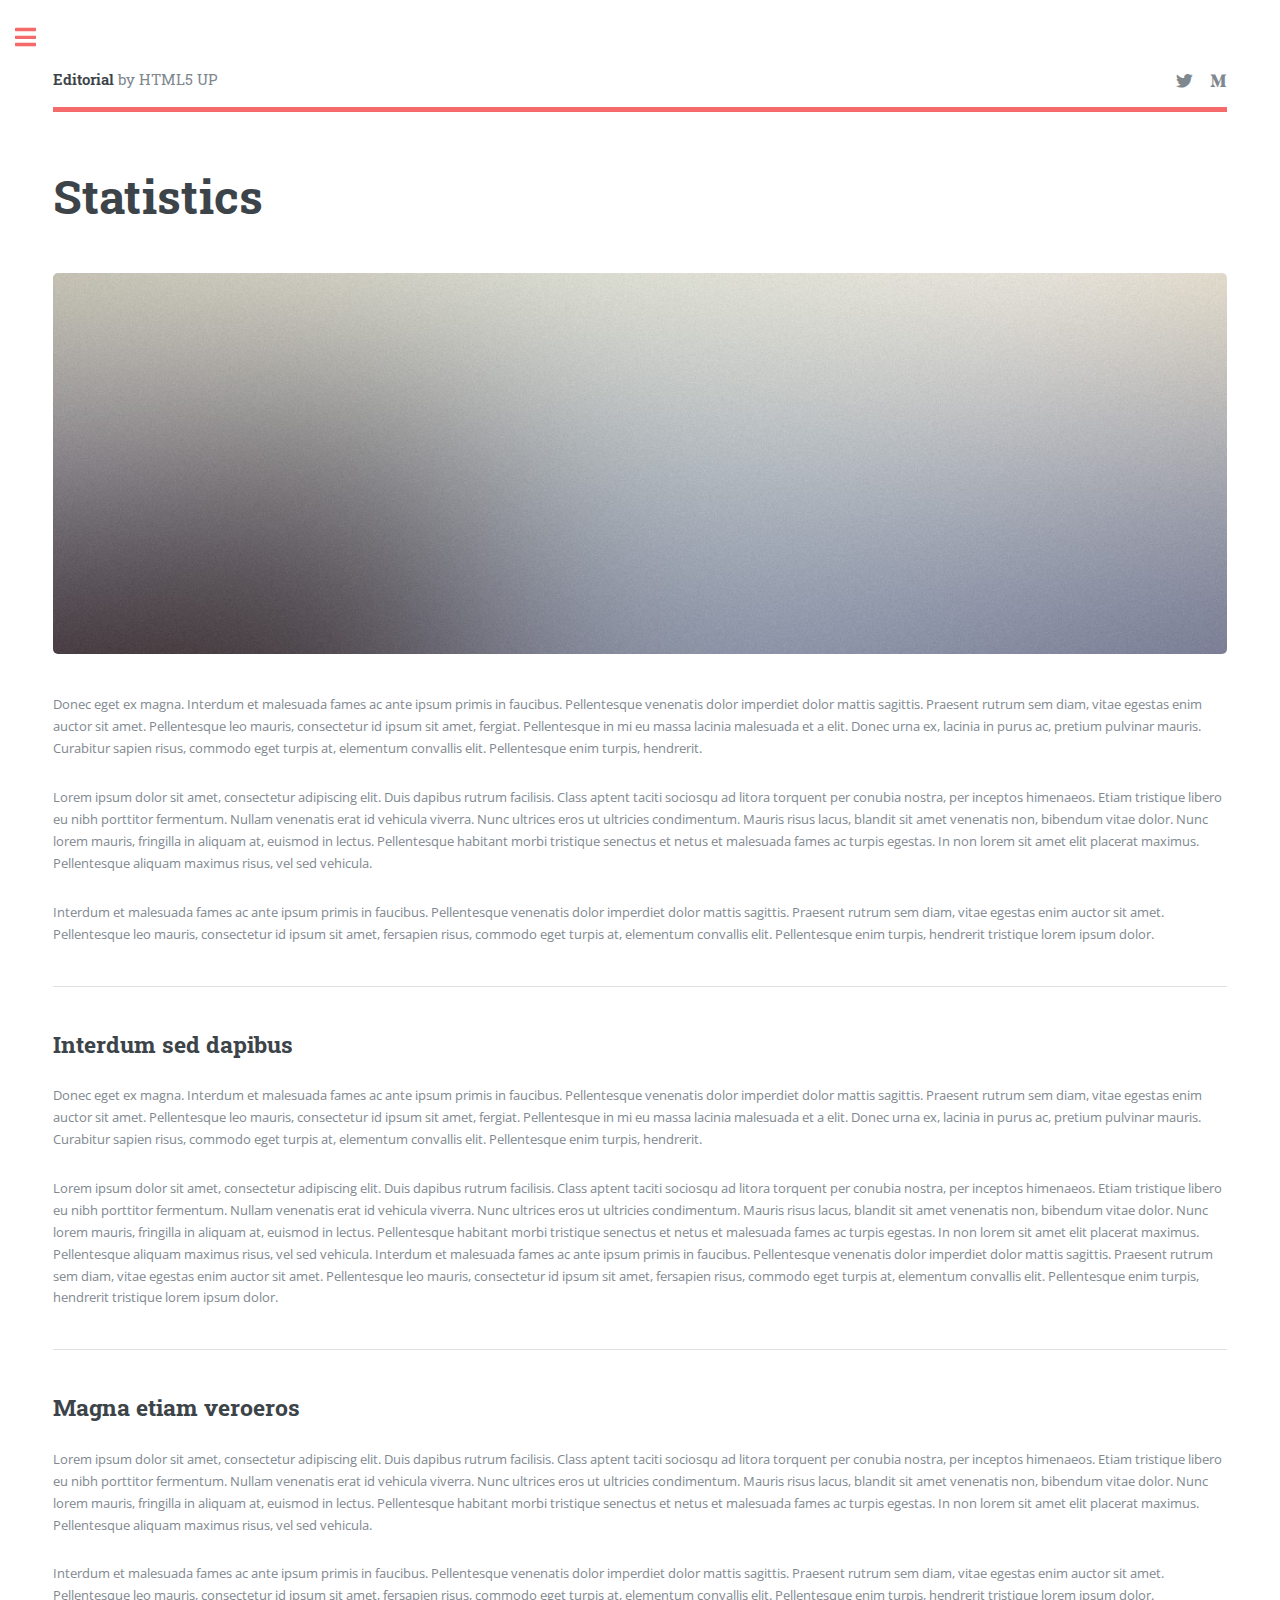
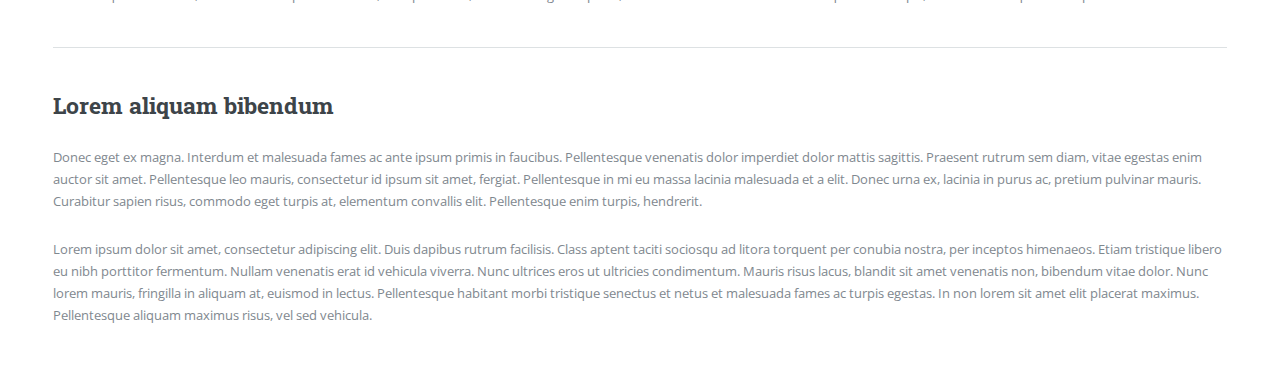
<file: Coding.html>
<!DOCTYPE HTML>
<!--
	Editorial by HTML5 UP
	html5up.net | @ajlkn
	Free for personal and commercial use under the CCA 3.0 license (html5up.net/license)
-->
<html>
	<head>
		<title>Statistics </title>
		<meta charset="utf-8" />
		<meta name="viewport" content="width=device-width, initial-scale=1, user-scalable=no" />
		<link rel="stylesheet" href="assets/css/main.css" />
	</head>
	<body class="is-preload">

		<!-- Wrapper -->
			<div id="wrapper">

				<!-- Main -->
					<div id="main">
						<div class="inner">

							<!-- Header -->
								<header id="header">
									<a href="index.html" class="logo"><strong>Editorial</strong> by HTML5 UP</a>
									<ul class="icons">
										<li><a href="#" class="icon brands fa-twitter"><span class="label">Twitter</span></a></li>
										<li><a href="#" class="icon brands fa-medium-m"><span class="label">Medium</span></a></li>
									</ul>
								</header>

							<!-- Content -->
								<section>
									<header class="main">
										<h1>Statistics</h1>
									</header>

									<span class="image main"><img src="images/pic11.jpg" alt="" /></span>

									<p>Donec eget ex magna. Interdum et malesuada fames ac ante ipsum primis in faucibus. Pellentesque venenatis dolor imperdiet dolor mattis sagittis. Praesent rutrum sem diam, vitae egestas enim auctor sit amet. Pellentesque leo mauris, consectetur id ipsum sit amet, fergiat. Pellentesque in mi eu massa lacinia malesuada et a elit. Donec urna ex, lacinia in purus ac, pretium pulvinar mauris. Curabitur sapien risus, commodo eget turpis at, elementum convallis elit. Pellentesque enim turpis, hendrerit.</p>
									<p>Lorem ipsum dolor sit amet, consectetur adipiscing elit. Duis dapibus rutrum facilisis. Class aptent taciti sociosqu ad litora torquent per conubia nostra, per inceptos himenaeos. Etiam tristique libero eu nibh porttitor fermentum. Nullam venenatis erat id vehicula viverra. Nunc ultrices eros ut ultricies condimentum. Mauris risus lacus, blandit sit amet venenatis non, bibendum vitae dolor. Nunc lorem mauris, fringilla in aliquam at, euismod in lectus. Pellentesque habitant morbi tristique senectus et netus et malesuada fames ac turpis egestas. In non lorem sit amet elit placerat maximus. Pellentesque aliquam maximus risus, vel sed vehicula.</p>
									<p>Interdum et malesuada fames ac ante ipsum primis in faucibus. Pellentesque venenatis dolor imperdiet dolor mattis sagittis. Praesent rutrum sem diam, vitae egestas enim auctor sit amet. Pellentesque leo mauris, consectetur id ipsum sit amet, fersapien risus, commodo eget turpis at, elementum convallis elit. Pellentesque enim turpis, hendrerit tristique lorem ipsum dolor.</p>

									<hr class="major" />

									<h2>Interdum sed dapibus</h2>
									<p>Donec eget ex magna. Interdum et malesuada fames ac ante ipsum primis in faucibus. Pellentesque venenatis dolor imperdiet dolor mattis sagittis. Praesent rutrum sem diam, vitae egestas enim auctor sit amet. Pellentesque leo mauris, consectetur id ipsum sit amet, fergiat. Pellentesque in mi eu massa lacinia malesuada et a elit. Donec urna ex, lacinia in purus ac, pretium pulvinar mauris. Curabitur sapien risus, commodo eget turpis at, elementum convallis elit. Pellentesque enim turpis, hendrerit.</p>
									<p>Lorem ipsum dolor sit amet, consectetur adipiscing elit. Duis dapibus rutrum facilisis. Class aptent taciti sociosqu ad litora torquent per conubia nostra, per inceptos himenaeos. Etiam tristique libero eu nibh porttitor fermentum. Nullam venenatis erat id vehicula viverra. Nunc ultrices eros ut ultricies condimentum. Mauris risus lacus, blandit sit amet venenatis non, bibendum vitae dolor. Nunc lorem mauris, fringilla in aliquam at, euismod in lectus. Pellentesque habitant morbi tristique senectus et netus et malesuada fames ac turpis egestas. In non lorem sit amet elit placerat maximus. Pellentesque aliquam maximus risus, vel sed vehicula. Interdum et malesuada fames ac ante ipsum primis in faucibus. Pellentesque venenatis dolor imperdiet dolor mattis sagittis. Praesent rutrum sem diam, vitae egestas enim auctor sit amet. Pellentesque leo mauris, consectetur id ipsum sit amet, fersapien risus, commodo eget turpis at, elementum convallis elit. Pellentesque enim turpis, hendrerit tristique lorem ipsum dolor.</p>

									<hr class="major" />

									<h2>Magna etiam veroeros</h2>
									<p>Lorem ipsum dolor sit amet, consectetur adipiscing elit. Duis dapibus rutrum facilisis. Class aptent taciti sociosqu ad litora torquent per conubia nostra, per inceptos himenaeos. Etiam tristique libero eu nibh porttitor fermentum. Nullam venenatis erat id vehicula viverra. Nunc ultrices eros ut ultricies condimentum. Mauris risus lacus, blandit sit amet venenatis non, bibendum vitae dolor. Nunc lorem mauris, fringilla in aliquam at, euismod in lectus. Pellentesque habitant morbi tristique senectus et netus et malesuada fames ac turpis egestas. In non lorem sit amet elit placerat maximus. Pellentesque aliquam maximus risus, vel sed vehicula.</p>
									<p>Interdum et malesuada fames ac ante ipsum primis in faucibus. Pellentesque venenatis dolor imperdiet dolor mattis sagittis. Praesent rutrum sem diam, vitae egestas enim auctor sit amet. Pellentesque leo mauris, consectetur id ipsum sit amet, fersapien risus, commodo eget turpis at, elementum convallis elit. Pellentesque enim turpis, hendrerit tristique lorem ipsum dolor.</p>

									<hr class="major" />

									<h2>Lorem aliquam bibendum</h2>
									<p>Donec eget ex magna. Interdum et malesuada fames ac ante ipsum primis in faucibus. Pellentesque venenatis dolor imperdiet dolor mattis sagittis. Praesent rutrum sem diam, vitae egestas enim auctor sit amet. Pellentesque leo mauris, consectetur id ipsum sit amet, fergiat. Pellentesque in mi eu massa lacinia malesuada et a elit. Donec urna ex, lacinia in purus ac, pretium pulvinar mauris. Curabitur sapien risus, commodo eget turpis at, elementum convallis elit. Pellentesque enim turpis, hendrerit.</p>
									<p>Lorem ipsum dolor sit amet, consectetur adipiscing elit. Duis dapibus rutrum facilisis. Class aptent taciti sociosqu ad litora torquent per conubia nostra, per inceptos himenaeos. Etiam tristique libero eu nibh porttitor fermentum. Nullam venenatis erat id vehicula viverra. Nunc ultrices eros ut ultricies condimentum. Mauris risus lacus, blandit sit amet venenatis non, bibendum vitae dolor. Nunc lorem mauris, fringilla in aliquam at, euismod in lectus. Pellentesque habitant morbi tristique senectus et netus et malesuada fames ac turpis egestas. In non lorem sit amet elit placerat maximus. Pellentesque aliquam maximus risus, vel sed vehicula.</p>

								</section>

						</div>
					</div>

				<!-- Sidebar -->
					<div id="sidebar">
						<div class="inner">

							<!-- Search -->
								<section id="search" class="alt">
									<form method="post" action="#">
										<input type="text" name="query" id="query" placeholder="Search" />
									</form>
								</section>

							<!-- Menu -->
								<nav id="menu">
									<header class="major">
										<h2>Menu</h2>
									</header>
									<ul>
										<li><a href="index.html">Homepage</a></li>
										<li><a href="generic.html">Generic</a></li>
										<li><a href="elements.html">Elements</a></li>
										<li>
											<span class="opener">Submenu</span>
											<ul>
												<li><a href="#">Lorem Dolor</a></li>
												<li><a href="#">Ipsum Adipiscing</a></li>
												<li><a href="#">Tempus Magna</a></li>
												<li><a href="#">Feugiat Veroeros</a></li>
											</ul>
										</li>
										<li><a href="#">Etiam Dolore</a></li>
										<li><a href="#">Adipiscing</a></li>
										<li>
											<span class="opener">Another Submenu</span>
											<ul>
												<li><a href="#">Lorem Dolor</a></li>
												<li><a href="#">Ipsum Adipiscing</a></li>
												<li><a href="#">Tempus Magna</a></li>
												<li><a href="#">Feugiat Veroeros</a></li>
											</ul>
										</li>
										<li><a href="#">Maximus Erat</a></li>
										<li><a href="#">Sapien Mauris</a></li>
										<li><a href="#">Amet Lacinia</a></li>
									</ul>
								</nav>

							<!-- Section -->
								<section>
									<header class="major">
										<h2>Ante interdum</h2>
									</header>
									<div class="mini-posts">
										<article>
											<a href="#" class="image"><img src="images/pic07.jpg" alt="" /></a>
											<p>Aenean ornare velit lacus, ac varius enim lorem ullamcorper dolore aliquam.</p>
										</article>
										<article>
											<a href="#" class="image"><img src="images/pic08.jpg" alt="" /></a>
											<p>Aenean ornare velit lacus, ac varius enim lorem ullamcorper dolore aliquam.</p>
										</article>
										<article>
											<a href="#" class="image"><img src="images/pic09.jpg" alt="" /></a>
											<p>Aenean ornare velit lacus, ac varius enim lorem ullamcorper dolore aliquam.</p>
										</article>
									</div>
									<ul class="actions">
										<li><a href="#" class="button">More</a></li>
									</ul>
								</section>

							<!-- Section -->
								<section>
									<header class="major">
										<h2>Get in touch</h2>
									</header>
									<p>Sed varius enim lorem ullamcorper dolore aliquam aenean ornare velit lacus, ac varius enim lorem ullamcorper dolore. Proin sed aliquam facilisis ante interdum. Sed nulla amet lorem feugiat tempus aliquam.</p>
									<ul class="contact">
										<li class="icon solid fa-envelope"><a href="#">information@untitled.tld</a></li>
										<li class="icon solid fa-phone">(000) 000-0000</li>
										<li class="icon solid fa-home">1234 Somewhere Road #8254<br />
										Nashville, TN 00000-0000</li>
									</ul>
								</section>

							<!-- Footer -->
								<footer id="footer">
									<p class="copyright">&copy; Untitled. All rights reserved. Demo Images: <a href="https://unsplash.com">Unsplash</a>. Design: <a href="https://html5up.net">HTML5 UP</a>.</p>
								</footer>

						</div>
					</div>

			</div>

		<!-- Scripts -->
			<script src="assets/js/jquery.min.js"></script>
			<script src="assets/js/browser.min.js"></script>
			<script src="assets/js/breakpoints.min.js"></script>
			<script src="assets/js/util.js"></script>
			<script src="assets/js/main.js"></script>

	</body>
</html>
</file>
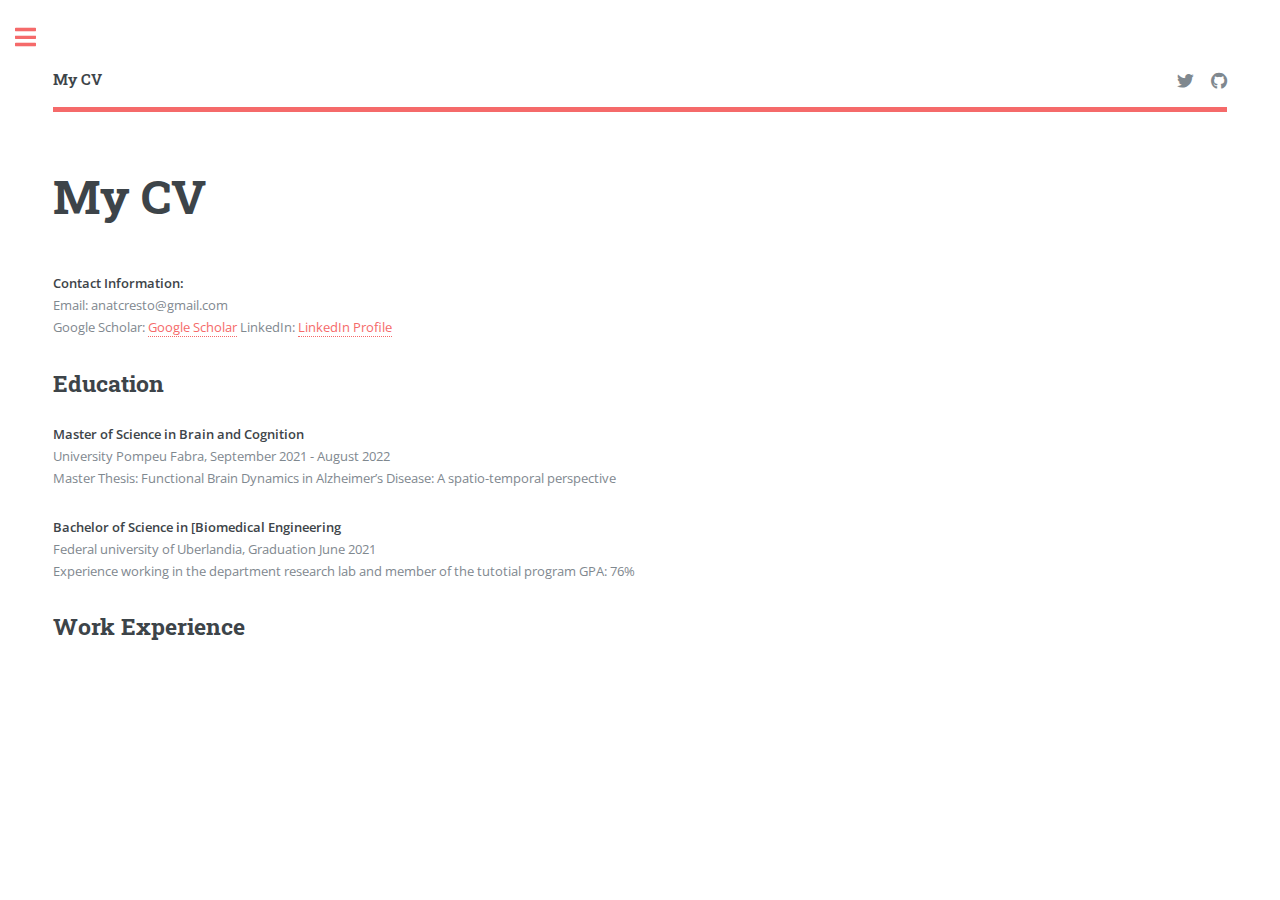
<file: cv.html>
<!DOCTYPE HTML>
<html>
	<head>
		<title>CV</title>
		<meta charset="utf-8" />
		<meta name="viewport" content="width=device-width, initial-scale=1, user-scalable=no" />
		<link rel="stylesheet" href="assets/css/main.css" />
	</head>
	<body class="is-preload">

		<!-- Wrapper -->
		<div id="wrapper">

			<!-- Main -->
			<div id="main">
				<div class="inner">

					<!-- Header -->
					<header id="header">
						<a href="index.html" class="logo"><strong>My CV</strong> </a>
						<ul class="icons">
							<li><a href="#" class="icon brands fa-twitter"><span class="label">Twitter</span></a></li>
							<li><a href="https://github.com/anatcresto" class="icon brands fa-github"><span class="label">Github</span></a></li>
						</ul>
					</header>

					<!-- Content -->
					<section>
						<header class="main">
							<h1>My CV</h1>
						</header>

						<!-- Add your CV content here -->
						<p>
							<strong>Contact Information:</strong><br>
							Email: anatcresto@gmail.com<br>
							Google Scholar: <a href="https://scholar.google.com/citations?user=9lBmUxMAAAAJ&hl=pt-BR">Google Scholar</a>
							LinkedIn: <a href="https://www.linkedin.com/in/yourname">LinkedIn Profile</a><br>
							
						</p>

						

						<h2>Education</h2>
						<p>
							<strong>Master of Science in Brain and Cognition</strong><br>
							University Pompeu Fabra, September 2021 - August 2022<br>
							Master Thesis: Functional Brain Dynamics in Alzheimer’s Disease: A spatio-temporal perspective
						</p>

						<p>
							<strong>Bachelor of Science in [Biomedical Engineering</strong><br>
							Federal university of Uberlandia, Graduation June 2021<br>
							Experience working in the department research lab and member of the tutotial program
							GPA: 76%
						</p>

						<h2>Work Experience</h2>

						

					</section>

				</div>
			</div>

			<!-- Sidebar -->
			<div id="sidebar">
				<div class="inner">

					<!-- Search -->
						<section id="search" class="alt">
							<form method="post" action="#">
								<input type="text" name="query" id="query" placeholder="Search" />
							</form>
						</section>

						

					<!-- Menu -->
						<nav id="menu">
							<span class="image"><img src="images/profile_Ana.png" width="150" height = "150" /></span>
							<header class="major">
								
								<h2>Menu</h2>
							</header>
							<ul>
								<li><a href="index.html">Homepage</a></li>
								<li><a href="generic.html">Generic</a></li>
								<li><a href="elements.html">Elements</a></li>
								<li><a href="cv.html">CV</a></li>
								<li>
									<span class="opener">Learning</span>
									<ul>
										<li><a href="Statistics.html">Stats</a></li>
										<li><a href="Neuroscience.html">Neuroscience</a></li>
										<li><a href="BiomedicalEngineering.html">Biomedical Engineering</a></li>
										<li><a href="Coding.html">Coding</a></li>
									</ul>
								</li>
								
								<li><a href="#">Adipiscing</a></li>
								<li>
									<span class="opener">Blog Posts</span>
									<ul>
										<li><a href="#">Lorem Dolor</a></li>
										<li><a href="#">Ipsum Adipiscing</a></li>
										<li><a href="#">Tempus Magna</a></li>
										<li><a href="#">Feugiat Veroeros</a></li>
									</ul>
								</li>
							
							</ul>
						</nav>

					<!-- Section -->
						<section>
							<header class="major">
								<h2>Ante interdum</h2>
							</header>
							<div class="mini-posts">
								<article>
									<a href="#" class="image"><img src="images/pic07.jpg" alt="" /></a>
									<p>Aenean ornare velit lacus, ac varius enim lorem ullamcorper dolore aliquam.</p>
								</article>
								<article>
									<a href="#" class="image"><img src="images/pic08.jpg" alt="" /></a>
									<p>Aenean ornare velit lacus, ac varius enim lorem ullamcorper dolore aliquam.</p>
								</article>
								<article>
									<a href="#" class="image"><img src="images/pic09.jpg" alt="" /></a>
									<p>Aenean ornare velit lacus, ac varius enim lorem ullamcorper dolore aliquam.</p>
								</article>
							</div>
							<ul class="actions">
								<li><a href="#" class="button">More</a></li>
							</ul>
						</section>

					<!-- Section -->
						<section>
							<header class="major">
								<h2>Get in touch</h2>
							</header>
							<ul class="contact">
								<li class="icon solid fa-envelope"><a href="#">anatcresto@gmail.com</a></li>
								<!--<li class="icon solid fa-phone">(000) 000-0000</li>
								<li class="icon solid fa-home">1234 Somewhere Road #8254<br />
								<-- Nashville, TN 00000-0000</li> !-->
							</ul>
						</section>

					<!-- Footer -->
						<footer id="footer">
							<p class="copyright">&copy; Untitled. All rights reserved. Demo Images: <a href="https://unsplash.com">Unsplash</a>. Design: <a href="https://html5up.net">HTML5 UP</a>.</p>
						</footer>

				</div>
			</div>

		</div>

	<!-- Scripts -->
		<script src="assets/js/jquery.min.js"></script>
		<script src="assets/js/browser.min.js"></script>
		<script src="assets/js/breakpoints.min.js"></script>
		<script src="assets/js/util.js"></script>
		<script src="assets/js/main.js"></script>

</body>
</file>
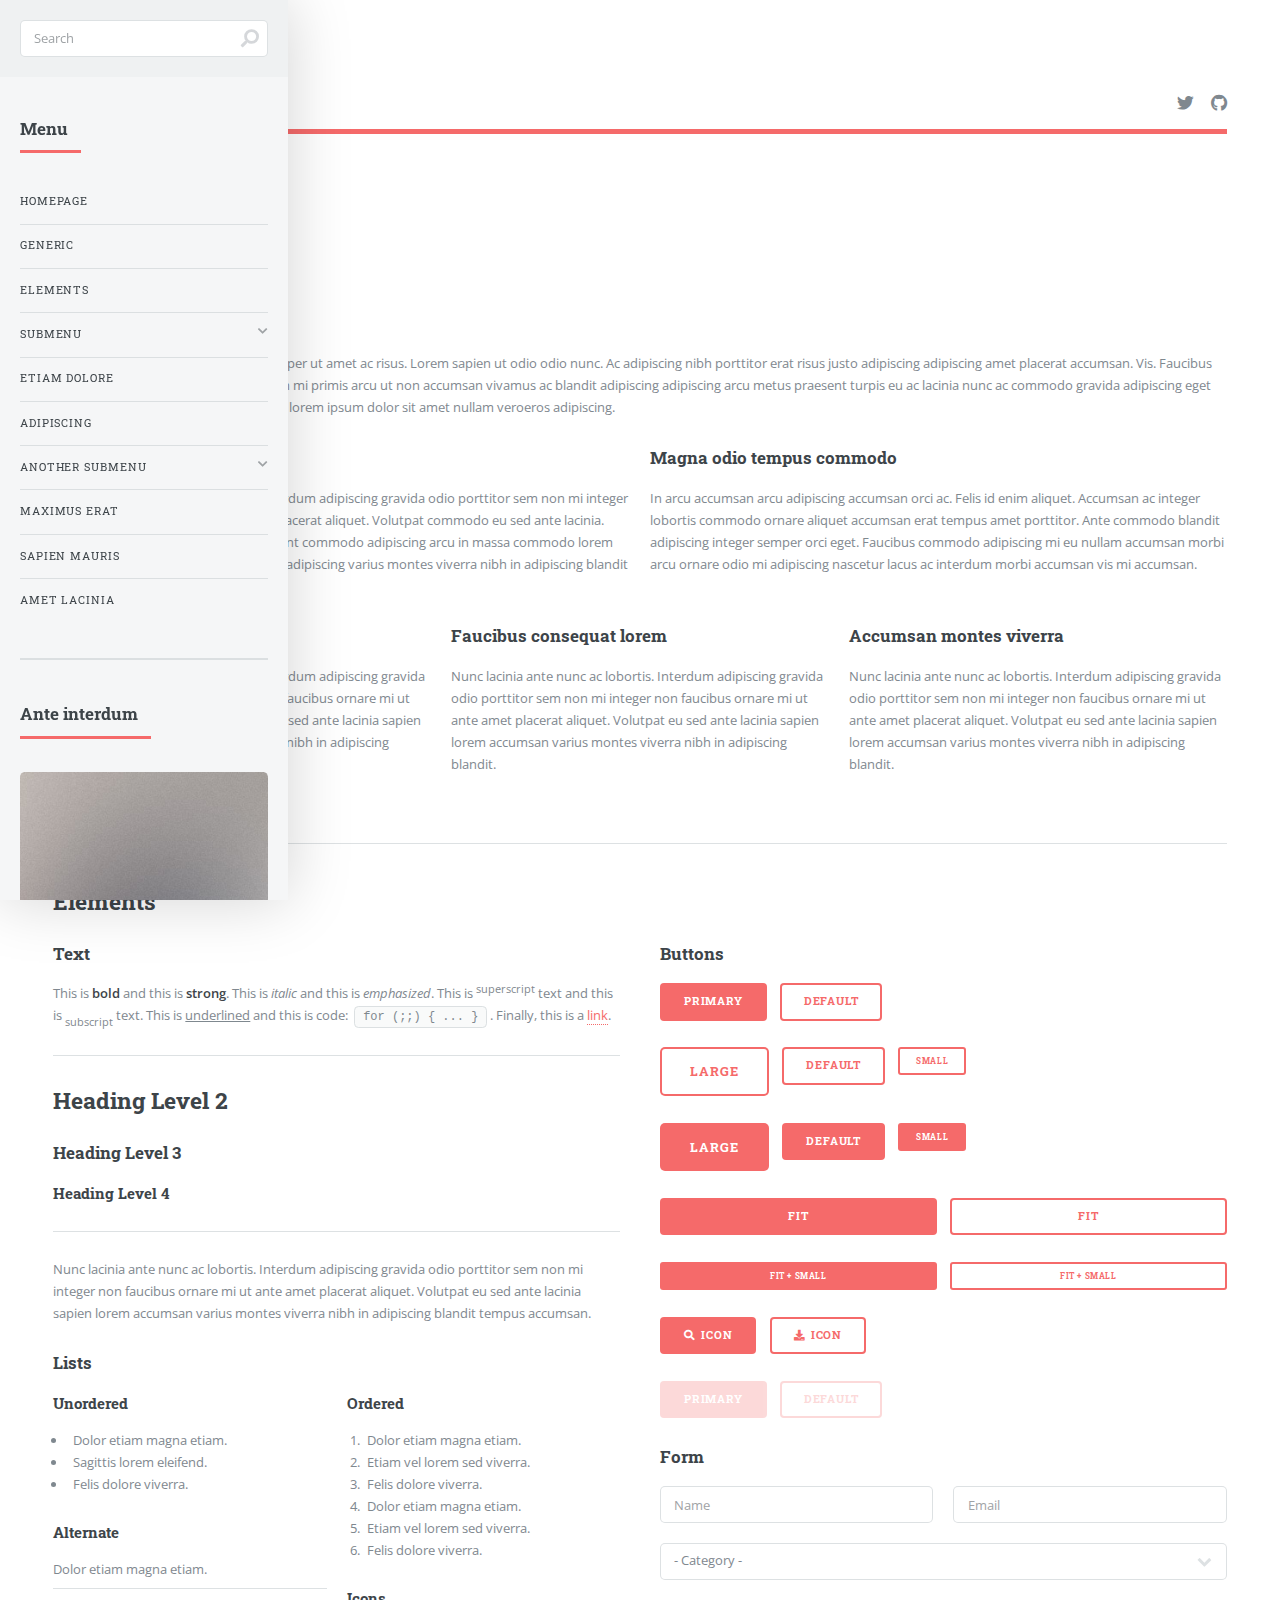
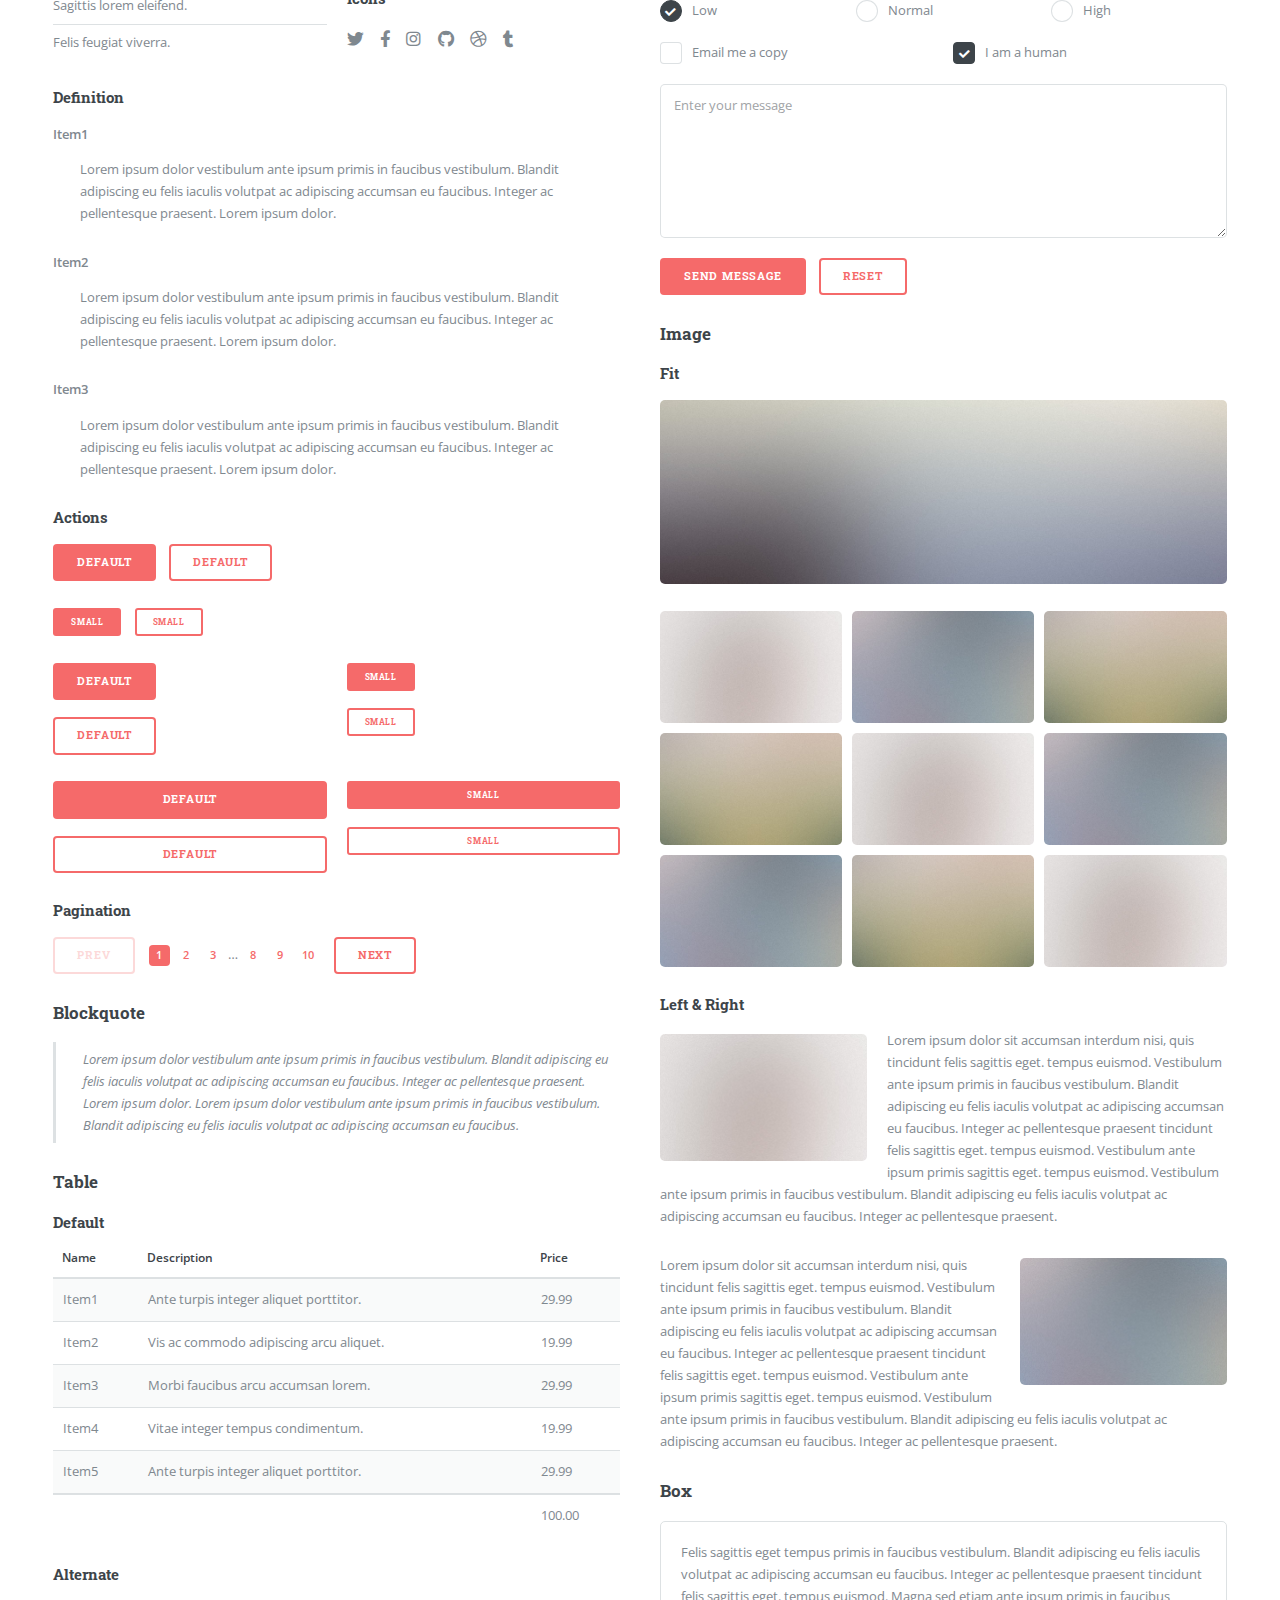
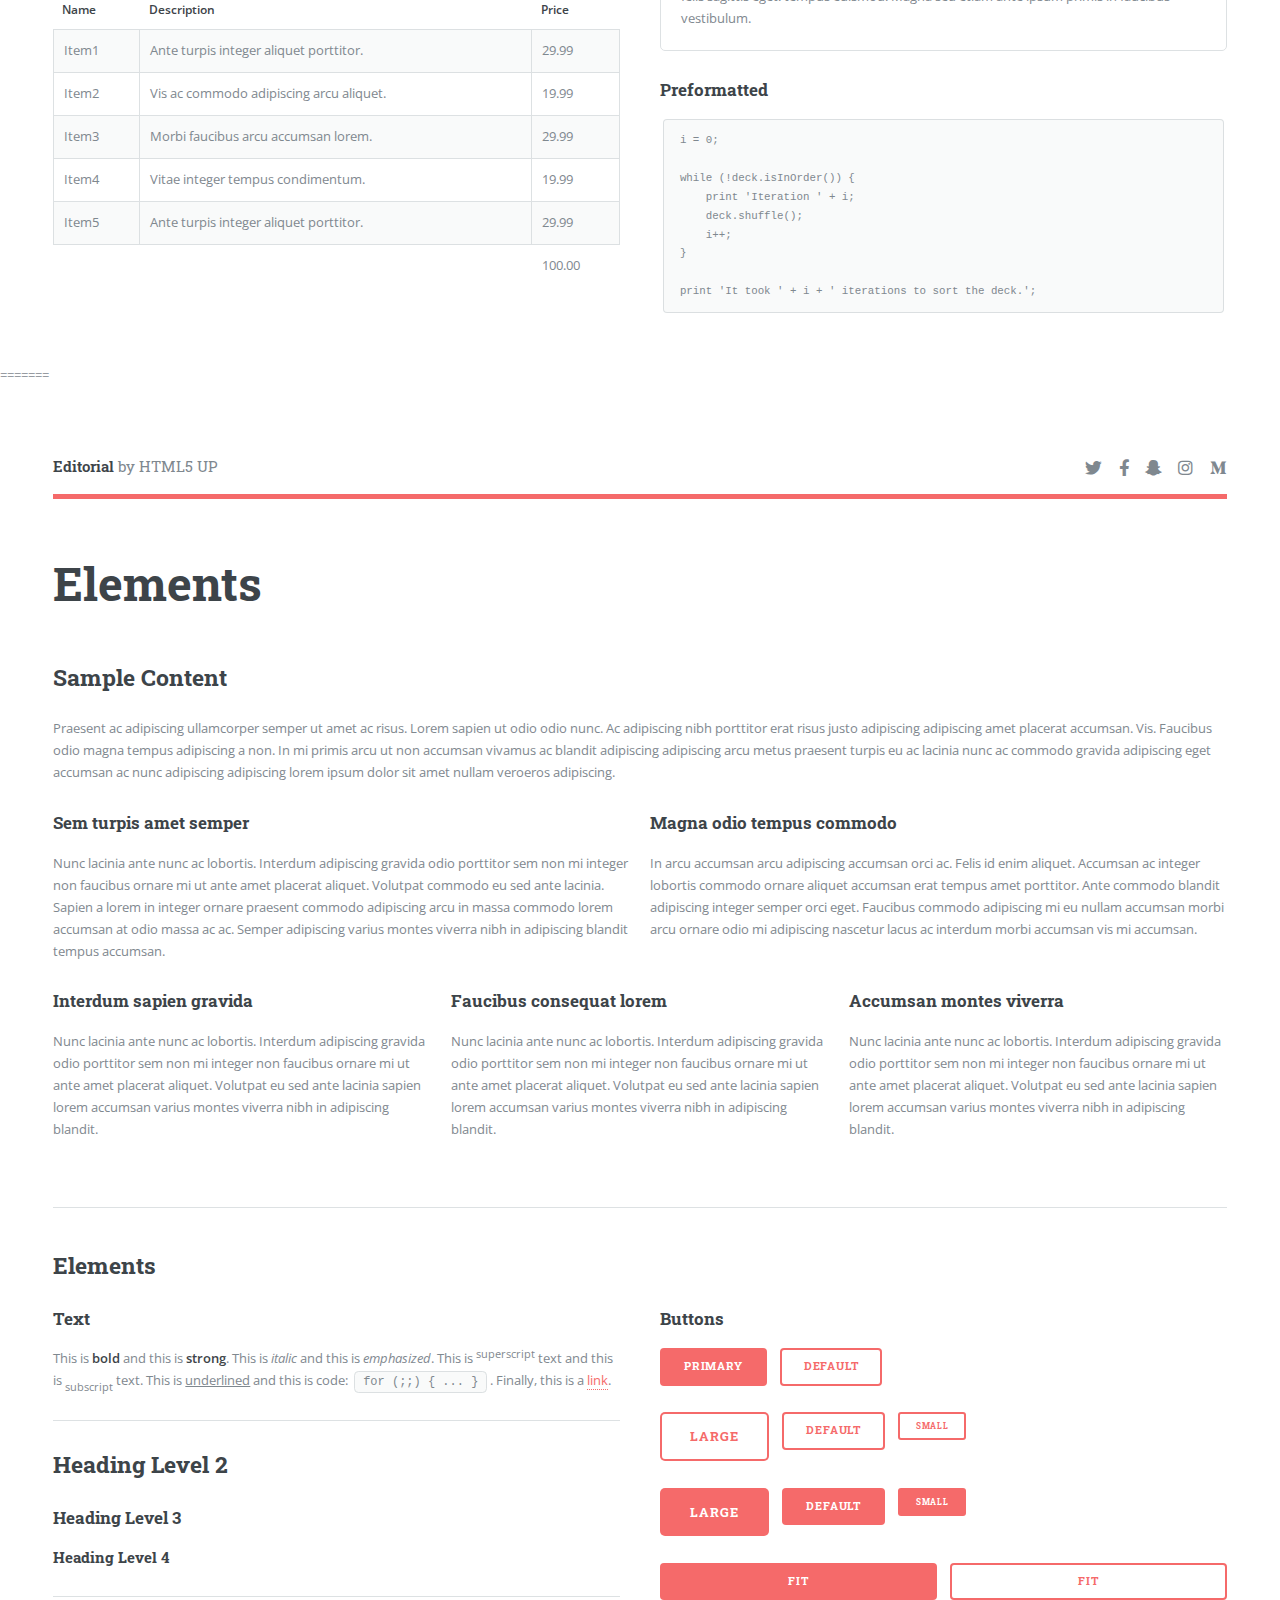
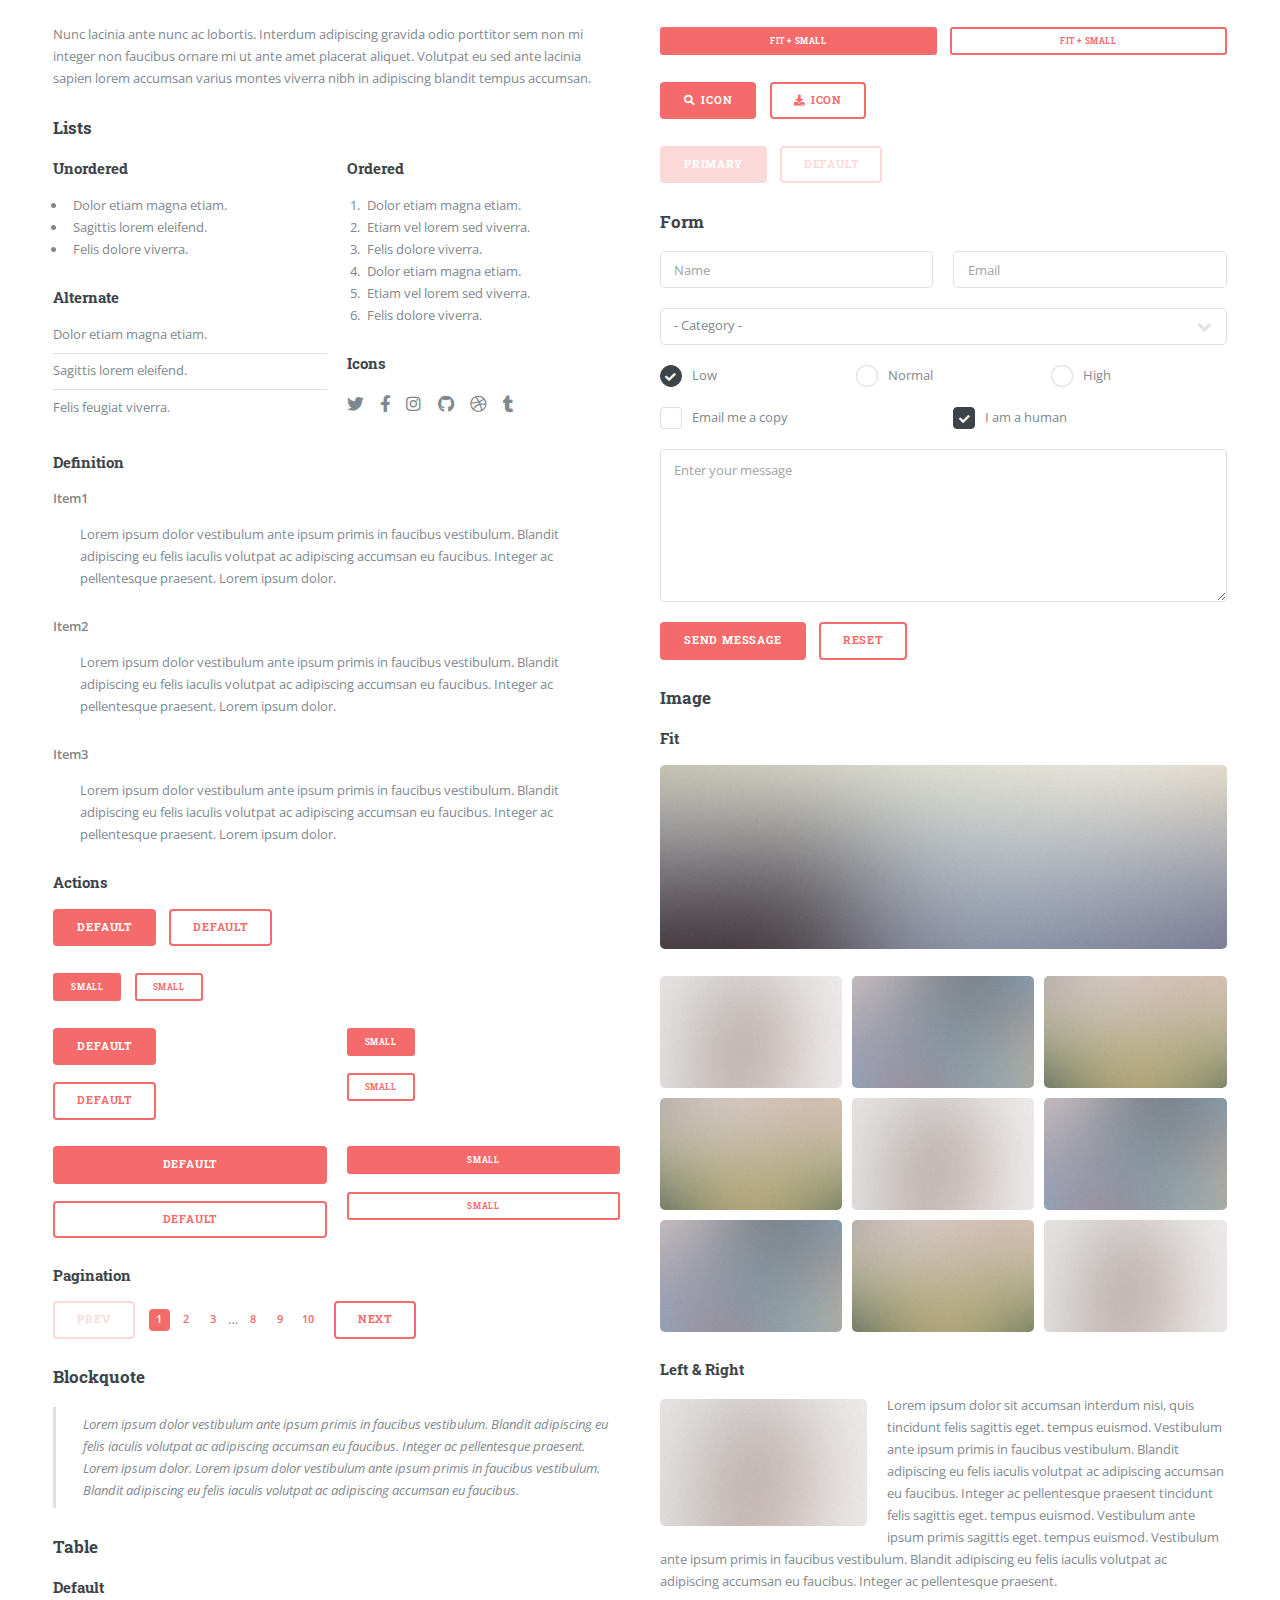
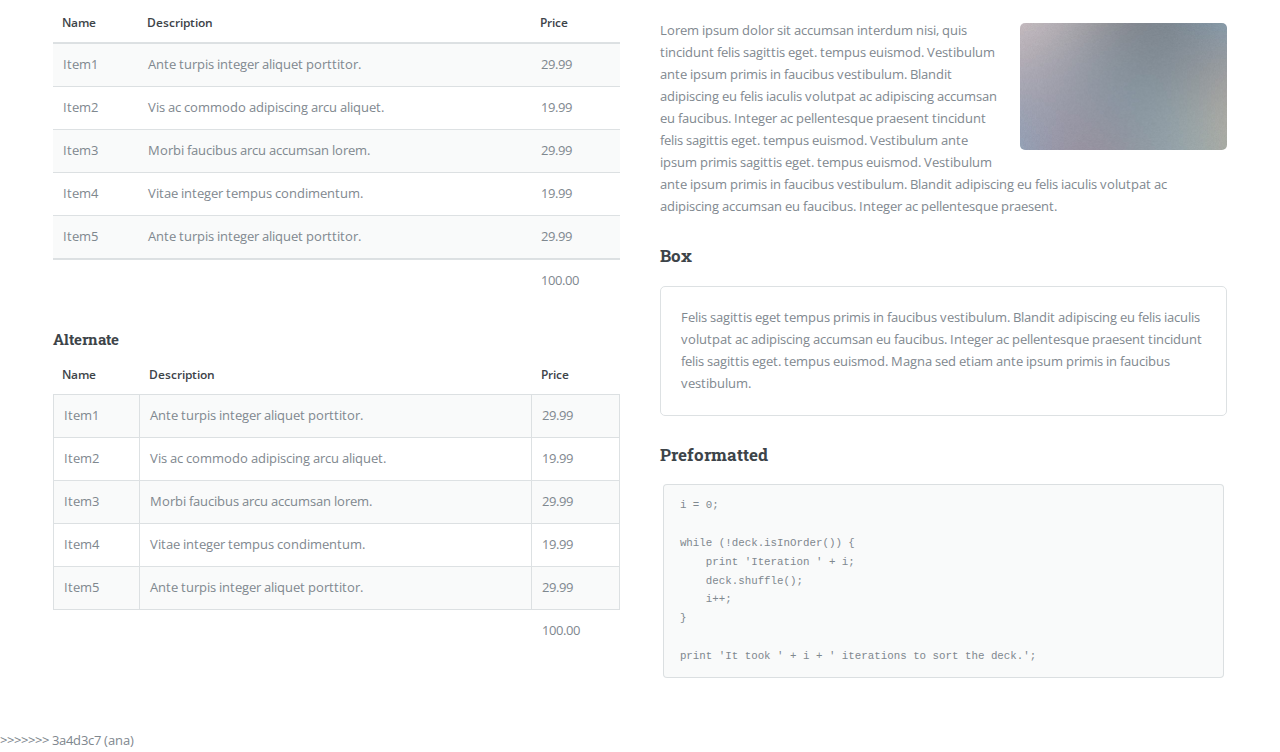
<file: elements.html>
<<<<<<< HEAD
<!DOCTYPE HTML>
<!--
	Editorial by HTML5 UP
	html5up.net | @ajlkn
	Free for personal and commercial use under the CCA 3.0 license (html5up.net/license)
-->
<html>
	<head>
		<title>Elements - Editorial by HTML5 UP</title>
		<meta charset="utf-8" />
		<meta name="viewport" content="width=device-width, initial-scale=1, user-scalable=no" />
		<link rel="stylesheet" href="assets/css/main.css" />
	</head>
	<body class="is-preload">

		<!-- Wrapper -->
			<div id="wrapper">

				<!-- Main -->
					<div id="main">
						<div class="inner">

							<!-- Header -->
								<header id="header">
									<a href="index.html" class="logo"><strong>Editorial</strong> by HTML5 UP</a>
									<ul class="icons">
										<li><a href="#" class="icon brands fa-twitter"><span class="label">Twitter</span></a></li>
										<li><a href="https://github.com/anatcresto" class="icon brands fa-github"><span class="label">Github</span></a></li>
									</ul>
								</header>

							<!-- Content -->
								<section>
									<header class="main">
										<h1>Elements</h1>
									</header>

									<!-- Content -->
										<h2 id="content">Sample Content</h2>
										<p>Praesent ac adipiscing ullamcorper semper ut amet ac risus. Lorem sapien ut odio odio nunc. Ac adipiscing nibh porttitor erat risus justo adipiscing adipiscing amet placerat accumsan. Vis. Faucibus odio magna tempus adipiscing a non. In mi primis arcu ut non accumsan vivamus ac blandit adipiscing adipiscing arcu metus praesent turpis eu ac lacinia nunc ac commodo gravida adipiscing eget accumsan ac nunc adipiscing adipiscing lorem ipsum dolor sit amet nullam veroeros adipiscing.</p>
										<div class="row">
											<div class="col-6 col-12-small">
												<h3>Sem turpis amet semper</h3>
												<p>Nunc lacinia ante nunc ac lobortis. Interdum adipiscing gravida odio porttitor sem non mi integer non faucibus ornare mi ut ante amet placerat aliquet. Volutpat commodo eu sed ante lacinia. Sapien a lorem in integer ornare praesent commodo adipiscing arcu in massa commodo lorem accumsan at odio massa ac ac. Semper adipiscing varius montes viverra nibh in adipiscing blandit tempus accumsan.</p>
											</div>
											<div class="col-6 col-12-small">
												<h3>Magna odio tempus commodo</h3>
												<p>In arcu accumsan arcu adipiscing accumsan orci ac. Felis id enim aliquet. Accumsan ac integer lobortis commodo ornare aliquet accumsan erat tempus amet porttitor. Ante commodo blandit adipiscing integer semper orci eget. Faucibus commodo adipiscing mi eu nullam accumsan morbi arcu ornare odio mi adipiscing nascetur lacus ac interdum morbi accumsan vis mi accumsan.</p>
											</div>
											<!-- Break -->
											<div class="col-4 col-12-medium">
												<h3>Interdum sapien gravida</h3>
												<p>Nunc lacinia ante nunc ac lobortis. Interdum adipiscing gravida odio porttitor sem non mi integer non faucibus ornare mi ut ante amet placerat aliquet. Volutpat eu sed ante lacinia sapien lorem accumsan varius montes viverra nibh in adipiscing blandit.</p>
											</div>
											<div class="col-4 col-12-medium">
												<h3>Faucibus consequat lorem</h3>
												<p>Nunc lacinia ante nunc ac lobortis. Interdum adipiscing gravida odio porttitor sem non mi integer non faucibus ornare mi ut ante amet placerat aliquet. Volutpat eu sed ante lacinia sapien lorem accumsan varius montes viverra nibh in adipiscing blandit.</p>
											</div>
											<div class="col-4 col-12-medium">
												<h3>Accumsan montes viverra</h3>
												<p>Nunc lacinia ante nunc ac lobortis. Interdum adipiscing gravida odio porttitor sem non mi integer non faucibus ornare mi ut ante amet placerat aliquet. Volutpat eu sed ante lacinia sapien lorem accumsan varius montes viverra nibh in adipiscing blandit.</p>
											</div>
										</div>

									<hr class="major" />

									<!-- Elements -->
										<h2 id="elements">Elements</h2>
										<div class="row gtr-200">
											<div class="col-6 col-12-medium">

												<!-- Text stuff -->
													<h3>Text</h3>
													<p>This is <b>bold</b> and this is <strong>strong</strong>. This is <i>italic</i> and this is <em>emphasized</em>.
													This is <sup>superscript</sup> text and this is <sub>subscript</sub> text.
													This is <u>underlined</u> and this is code: <code>for (;;) { ... }</code>.
													Finally, this is a <a href="#">link</a>.</p>
													<hr />
													<h2>Heading Level 2</h2>
													<h3>Heading Level 3</h3>
													<h4>Heading Level 4</h4>
													<hr />
													<p>Nunc lacinia ante nunc ac lobortis. Interdum adipiscing gravida odio porttitor sem non mi integer non faucibus ornare mi ut ante amet placerat aliquet. Volutpat eu sed ante lacinia sapien lorem accumsan varius montes viverra nibh in adipiscing blandit tempus accumsan.</p>

												<!-- Lists -->
													<h3>Lists</h3>
													<div class="row">
														<div class="col-6 col-12-small">

															<h4>Unordered</h4>
															<ul>
																<li>Dolor etiam magna etiam.</li>
																<li>Sagittis lorem eleifend.</li>
																<li>Felis dolore viverra.</li>
															</ul>

															<h4>Alternate</h4>
															<ul class="alt">
																<li>Dolor etiam magna etiam.</li>
																<li>Sagittis lorem eleifend.</li>
																<li>Felis feugiat viverra.</li>
															</ul>

														</div>
														<div class="col-6 col-12-small">

															<h4>Ordered</h4>
															<ol>
																<li>Dolor etiam magna etiam.</li>
																<li>Etiam vel lorem sed viverra.</li>
																<li>Felis dolore viverra.</li>
																<li>Dolor etiam magna etiam.</li>
																<li>Etiam vel lorem sed viverra.</li>
																<li>Felis dolore viverra.</li>
															</ol>

															<h4>Icons</h4>
															<ul class="icons">
																<li><a href="#" class="icon brands fa-twitter"><span class="label">Twitter</span></a></li>
																<li><a href="#" class="icon brands fa-facebook-f"><span class="label">Facebook</span></a></li>
																<li><a href="#" class="icon brands fa-instagram"><span class="label">Instagram</span></a></li>
																<li><a href="#" class="icon brands fa-github"><span class="label">Github</span></a></li>
																<li><a href="#" class="icon brands fa-dribbble"><span class="label">Dribbble</span></a></li>
																<li><a href="#" class="icon brands fa-tumblr"><span class="label">Tumblr</span></a></li>
															</ul>

														</div>
													</div>
													<h4>Definition</h4>
													<dl>
														<dt>Item1</dt>
														<dd>
															<p>Lorem ipsum dolor vestibulum ante ipsum primis in faucibus vestibulum. Blandit adipiscing eu felis iaculis volutpat ac adipiscing accumsan eu faucibus. Integer ac pellentesque praesent. Lorem ipsum dolor.</p>
														</dd>
														<dt>Item2</dt>
														<dd>
															<p>Lorem ipsum dolor vestibulum ante ipsum primis in faucibus vestibulum. Blandit adipiscing eu felis iaculis volutpat ac adipiscing accumsan eu faucibus. Integer ac pellentesque praesent. Lorem ipsum dolor.</p>
														</dd>
														<dt>Item3</dt>
														<dd>
															<p>Lorem ipsum dolor vestibulum ante ipsum primis in faucibus vestibulum. Blandit adipiscing eu felis iaculis volutpat ac adipiscing accumsan eu faucibus. Integer ac pellentesque praesent. Lorem ipsum dolor.</p>
														</dd>
													</dl>

													<h4>Actions</h4>
													<ul class="actions">
														<li><a href="#" class="button primary">Default</a></li>
														<li><a href="#" class="button">Default</a></li>
													</ul>
													<ul class="actions small">
														<li><a href="#" class="button primary small">Small</a></li>
														<li><a href="#" class="button small">Small</a></li>
													</ul>
													<div class="row">
														<div class="col-6 col-12-small">
															<ul class="actions stacked">
																<li><a href="#" class="button primary">Default</a></li>
																<li><a href="#" class="button">Default</a></li>
															</ul>
														</div>
														<div class="col-6 col-12-small">
															<ul class="actions stacked">
																<li><a href="#" class="button primary small">Small</a></li>
																<li><a href="#" class="button small">Small</a></li>
															</ul>
														</div>
														<div class="col-6 col-12-small">
															<ul class="actions stacked">
																<li><a href="#" class="button primary fit">Default</a></li>
																<li><a href="#" class="button fit">Default</a></li>
															</ul>
														</div>
														<div class="col-6 col-12-small">
															<ul class="actions stacked">
																<li><a href="#" class="button primary small fit">Small</a></li>
																<li><a href="#" class="button small fit">Small</a></li>
															</ul>
														</div>
													</div>

													<h4>Pagination</h4>
													<ul class="pagination">
														<li><span class="button disabled">Prev</span></li>
														<li><a href="#" class="page active">1</a></li>
														<li><a href="#" class="page">2</a></li>
														<li><a href="#" class="page">3</a></li>
														<li><span>&hellip;</span></li>
														<li><a href="#" class="page">8</a></li>
														<li><a href="#" class="page">9</a></li>
														<li><a href="#" class="page">10</a></li>
														<li><a href="#" class="button">Next</a></li>
													</ul>

												<!-- Blockquote -->
													<h3>Blockquote</h3>
													<blockquote>Lorem ipsum dolor vestibulum ante ipsum primis in faucibus vestibulum. Blandit adipiscing eu felis iaculis volutpat ac adipiscing accumsan eu faucibus. Integer ac pellentesque praesent. Lorem ipsum dolor. Lorem ipsum dolor vestibulum ante ipsum primis in faucibus vestibulum. Blandit adipiscing eu felis iaculis volutpat ac adipiscing accumsan eu faucibus.</blockquote>

												<!-- Table -->
													<h3>Table</h3>

													<h4>Default</h4>
													<div class="table-wrapper">
														<table>
															<thead>
																<tr>
																	<th>Name</th>
																	<th>Description</th>
																	<th>Price</th>
																</tr>
															</thead>
															<tbody>
																<tr>
																	<td>Item1</td>
																	<td>Ante turpis integer aliquet porttitor.</td>
																	<td>29.99</td>
																</tr>
																<tr>
																	<td>Item2</td>
																	<td>Vis ac commodo adipiscing arcu aliquet.</td>
																	<td>19.99</td>
																</tr>
																<tr>
																	<td>Item3</td>
																	<td> Morbi faucibus arcu accumsan lorem.</td>
																	<td>29.99</td>
																</tr>
																<tr>
																	<td>Item4</td>
																	<td>Vitae integer tempus condimentum.</td>
																	<td>19.99</td>
																</tr>
																<tr>
																	<td>Item5</td>
																	<td>Ante turpis integer aliquet porttitor.</td>
																	<td>29.99</td>
																</tr>
															</tbody>
															<tfoot>
																<tr>
																	<td colspan="2"></td>
																	<td>100.00</td>
																</tr>
															</tfoot>
														</table>
													</div>

													<h4>Alternate</h4>
													<div class="table-wrapper">
														<table class="alt">
															<thead>
																<tr>
																	<th>Name</th>
																	<th>Description</th>
																	<th>Price</th>
																</tr>
															</thead>
															<tbody>
																<tr>
																	<td>Item1</td>
																	<td>Ante turpis integer aliquet porttitor.</td>
																	<td>29.99</td>
																</tr>
																<tr>
																	<td>Item2</td>
																	<td>Vis ac commodo adipiscing arcu aliquet.</td>
																	<td>19.99</td>
																</tr>
																<tr>
																	<td>Item3</td>
																	<td> Morbi faucibus arcu accumsan lorem.</td>
																	<td>29.99</td>
																</tr>
																<tr>
																	<td>Item4</td>
																	<td>Vitae integer tempus condimentum.</td>
																	<td>19.99</td>
																</tr>
																<tr>
																	<td>Item5</td>
																	<td>Ante turpis integer aliquet porttitor.</td>
																	<td>29.99</td>
																</tr>
															</tbody>
															<tfoot>
																<tr>
																	<td colspan="2"></td>
																	<td>100.00</td>
																</tr>
															</tfoot>
														</table>
													</div>

											</div>
											<div class="col-6 col-12-medium">

												<!-- Buttons -->
													<h3>Buttons</h3>
													<ul class="actions">
														<li><a href="#" class="button primary">Primary</a></li>
														<li><a href="#" class="button">Default</a></li>
													</ul>
													<ul class="actions">
														<li><a href="#" class="button large">Large</a></li>
														<li><a href="#" class="button">Default</a></li>
														<li><a href="#" class="button small">Small</a></li>
													</ul>
													<ul class="actions">
														<li><a href="#" class="button primary large">Large</a></li>
														<li><a href="#" class="button primary">Default</a></li>
														<li><a href="#" class="button primary small">Small</a></li>
													</ul>
													<ul class="actions fit">
														<li><a href="#" class="button primary fit">Fit</a></li>
														<li><a href="#" class="button fit">Fit</a></li>
													</ul>
													<ul class="actions fit small">
														<li><a href="#" class="button primary fit small">Fit + Small</a></li>
														<li><a href="#" class="button fit small">Fit + Small</a></li>
													</ul>
													<ul class="actions">
														<li><a href="#" class="button primary icon solid fa-search">Icon</a></li>
														<li><a href="#" class="button icon solid fa-download">Icon</a></li>
													</ul>
													<ul class="actions">
														<li><span class="button primary disabled">Primary</span></li>
														<li><span class="button disabled">Default</span></li>
													</ul>

												<!-- Form -->
													<h3>Form</h3>

													<form method="post" action="#">
														<div class="row gtr-uniform">
															<div class="col-6 col-12-xsmall">
																<input type="text" name="demo-name" id="demo-name" value="" placeholder="Name" />
															</div>
															<div class="col-6 col-12-xsmall">
																<input type="email" name="demo-email" id="demo-email" value="" placeholder="Email" />
															</div>
															<!-- Break -->
															<div class="col-12">
																<select name="demo-category" id="demo-category">
																	<option value="">- Category -</option>
																	<option value="1">Manufacturing</option>
																	<option value="1">Shipping</option>
																	<option value="1">Administration</option>
																	<option value="1">Human Resources</option>
																</select>
															</div>
															<!-- Break -->
															<div class="col-4 col-12-small">
																<input type="radio" id="demo-priority-low" name="demo-priority" checked>
																<label for="demo-priority-low">Low</label>
															</div>
															<div class="col-4 col-12-small">
																<input type="radio" id="demo-priority-normal" name="demo-priority">
																<label for="demo-priority-normal">Normal</label>
															</div>
															<div class="col-4 col-12-small">
																<input type="radio" id="demo-priority-high" name="demo-priority">
																<label for="demo-priority-high">High</label>
															</div>
															<!-- Break -->
															<div class="col-6 col-12-small">
																<input type="checkbox" id="demo-copy" name="demo-copy">
																<label for="demo-copy">Email me a copy</label>
															</div>
															<div class="col-6 col-12-small">
																<input type="checkbox" id="demo-human" name="demo-human" checked>
																<label for="demo-human">I am a human</label>
															</div>
															<!-- Break -->
															<div class="col-12">
																<textarea name="demo-message" id="demo-message" placeholder="Enter your message" rows="6"></textarea>
															</div>
															<!-- Break -->
															<div class="col-12">
																<ul class="actions">
																	<li><input type="submit" value="Send Message" class="primary" /></li>
																	<li><input type="reset" value="Reset" /></li>
																</ul>
															</div>
														</div>
													</form>

												<!-- Image -->
													<h3>Image</h3>

													<h4>Fit</h4>
													<span class="image fit"><img src="images/pic11.jpg" alt="" /></span>
													<div class="box alt">
														<div class="row gtr-50 gtr-uniform">
															<div class="col-4"><span class="image fit"><img src="images/pic01.jpg" alt="" /></span></div>
															<div class="col-4"><span class="image fit"><img src="images/pic02.jpg" alt="" /></span></div>
															<div class="col-4"><span class="image fit"><img src="images/pic03.jpg" alt="" /></span></div>
															<!-- Break -->
															<div class="col-4"><span class="image fit"><img src="images/pic03.jpg" alt="" /></span></div>
															<div class="col-4"><span class="image fit"><img src="images/pic01.jpg" alt="" /></span></div>
															<div class="col-4"><span class="image fit"><img src="images/pic02.jpg" alt="" /></span></div>
															<!-- Break -->
															<div class="col-4"><span class="image fit"><img src="images/pic02.jpg" alt="" /></span></div>
															<div class="col-4"><span class="image fit"><img src="images/pic03.jpg" alt="" /></span></div>
															<div class="col-4"><span class="image fit"><img src="images/pic01.jpg" alt="" /></span></div>
														</div>
													</div>

													<h4>Left &amp; Right</h4>
													<p><span class="image left"><img src="images/pic01.jpg" alt="" /></span>Lorem ipsum dolor sit accumsan interdum nisi, quis tincidunt felis sagittis eget. tempus euismod. Vestibulum ante ipsum primis in faucibus vestibulum. Blandit adipiscing eu felis iaculis volutpat ac adipiscing accumsan eu faucibus. Integer ac pellentesque praesent tincidunt felis sagittis eget. tempus euismod. Vestibulum ante ipsum primis sagittis eget. tempus euismod. Vestibulum ante ipsum primis in faucibus vestibulum. Blandit adipiscing eu felis iaculis volutpat ac adipiscing accumsan eu faucibus. Integer ac pellentesque praesent.</p>
													<p><span class="image right"><img src="images/pic02.jpg" alt="" /></span>Lorem ipsum dolor sit accumsan interdum nisi, quis tincidunt felis sagittis eget. tempus euismod. Vestibulum ante ipsum primis in faucibus vestibulum. Blandit adipiscing eu felis iaculis volutpat ac adipiscing accumsan eu faucibus. Integer ac pellentesque praesent tincidunt felis sagittis eget. tempus euismod. Vestibulum ante ipsum primis sagittis eget. tempus euismod. Vestibulum ante ipsum primis in faucibus vestibulum. Blandit adipiscing eu felis iaculis volutpat ac adipiscing accumsan eu faucibus. Integer ac pellentesque praesent.</p>

												<!-- Box -->
													<h3>Box</h3>
													<div class="box">
														<p>Felis sagittis eget tempus primis in faucibus vestibulum. Blandit adipiscing eu felis iaculis volutpat ac adipiscing accumsan eu faucibus. Integer ac pellentesque praesent tincidunt felis sagittis eget. tempus euismod. Magna sed etiam ante ipsum primis in faucibus vestibulum.</p>
													</div>

												<!-- Preformatted Code -->
													<h3>Preformatted</h3>
													<pre><code>i = 0;

while (!deck.isInOrder()) {
    print 'Iteration ' + i;
    deck.shuffle();
    i++;
}

print 'It took ' + i + ' iterations to sort the deck.';
</code></pre>

											</div>
										</div>

								</section>

						</div>
					</div>

				<!-- Sidebar -->
				<div id="sidebar">
					<div class="inner">

						<!-- Search -->
							<section id="search" class="alt">
								<form method="post" action="#">
									<input type="text" name="query" id="query" placeholder="Search" />
								</form>
							</section>

							

						<!-- Menu -->
							<nav id="menu">
								<span class="image"><img src="images/profile_Ana.png" width="150" height = "150" /></span>
								<header class="major">
									
									<h2>Menu</h2>
								</header>
								<ul>
									<li><a href="index.html">Homepage</a></li>
									<li><a href="generic.html">Generic</a></li>
									<li><a href="elements.html">Elements</a></li>
									<li><a href="cv.html">CV</a></li>
									<li>
										<span class="opener">Learning</span>
										<ul>
											<li><a href="Statistics.html">Stats</a></li>
											<li><a href="Neuroscience.html">Neuroscience</a></li>
											<li><a href="BiomedicalEngineering.html">Biomedical Engineering</a></li>
											<li><a href="Coding.html">Coding</a></li>
										</ul>
									</li>
									
									<li><a href="#">Adipiscing</a></li>
									<li>
										<span class="opener">Blog Posts</span>
										<ul>
											<li><a href="#">Lorem Dolor</a></li>
											<li><a href="#">Ipsum Adipiscing</a></li>
											<li><a href="#">Tempus Magna</a></li>
											<li><a href="#">Feugiat Veroeros</a></li>
										</ul>
									</li>
								
								</ul>
							</nav>

						<!-- Section -->
							<section>
								<header class="major">
									<h2>Ante interdum</h2>
								</header>
								<div class="mini-posts">
									<article>
										<a href="#" class="image"><img src="images/pic07.jpg" alt="" /></a>
										<p>Aenean ornare velit lacus, ac varius enim lorem ullamcorper dolore aliquam.</p>
									</article>
									<article>
										<a href="#" class="image"><img src="images/pic08.jpg" alt="" /></a>
										<p>Aenean ornare velit lacus, ac varius enim lorem ullamcorper dolore aliquam.</p>
									</article>
									<article>
										<a href="#" class="image"><img src="images/pic09.jpg" alt="" /></a>
										<p>Aenean ornare velit lacus, ac varius enim lorem ullamcorper dolore aliquam.</p>
									</article>
								</div>
								<ul class="actions">
									<li><a href="#" class="button">More</a></li>
								</ul>
							</section>
							<!-- Section -->
								<section>
									<header class="major">
										<h2>Get in touch</h2>
									</header>
									<p>Sed varius enim lorem ullamcorper dolore aliquam aenean ornare velit lacus, ac varius enim lorem ullamcorper dolore. Proin sed aliquam facilisis ante interdum. Sed nulla amet lorem feugiat tempus aliquam.</p>
									<ul class="contact">
										<li class="icon solid fa-envelope"><a href="#">information@untitled.tld</a></li>
										<li class="icon solid fa-phone">(000) 000-0000</li>
										<li class="icon solid fa-home">1234 Somewhere Road #8254<br />
										Nashville, TN 00000-0000</li>
									</ul>
								</section>

							<!-- Footer -->
								<footer id="footer">
									<p class="copyright">&copy; Untitled. All rights reserved. Demo Images: <a href="https://unsplash.com">Unsplash</a>. Design: <a href="https://html5up.net">HTML5 UP</a>.</p>
								</footer>

						</div>
					</div>

			</div>

		<!-- Scripts -->
			<script src="assets/js/jquery.min.js"></script>
			<script src="assets/js/browser.min.js"></script>
			<script src="assets/js/breakpoints.min.js"></script>
			<script src="assets/js/util.js"></script>
			<script src="assets/js/main.js"></script>

	</body>
=======
<!DOCTYPE HTML>
<!--
	Editorial by HTML5 UP
	html5up.net | @ajlkn
	Free for personal and commercial use under the CCA 3.0 license (html5up.net/license)
-->
<html>
	<head>
		<title>Elements - Editorial by HTML5 UP</title>
		<meta charset="utf-8" />
		<meta name="viewport" content="width=device-width, initial-scale=1, user-scalable=no" />
		<link rel="stylesheet" href="assets/css/main.css" />
	</head>
	<body class="is-preload">

		<!-- Wrapper -->
			<div id="wrapper">

				<!-- Main -->
					<div id="main">
						<div class="inner">

							<!-- Header -->
								<header id="header">
									<a href="index.html" class="logo"><strong>Editorial</strong> by HTML5 UP</a>
									<ul class="icons">
										<li><a href="#" class="icon brands fa-twitter"><span class="label">Twitter</span></a></li>
										<li><a href="#" class="icon brands fa-facebook-f"><span class="label">Facebook</span></a></li>
										<li><a href="#" class="icon brands fa-snapchat-ghost"><span class="label">Snapchat</span></a></li>
										<li><a href="#" class="icon brands fa-instagram"><span class="label">Instagram</span></a></li>
										<li><a href="#" class="icon brands fa-medium-m"><span class="label">Medium</span></a></li>
									</ul>
								</header>

							<!-- Content -->
								<section>
									<header class="main">
										<h1>Elements</h1>
									</header>

									<!-- Content -->
										<h2 id="content">Sample Content</h2>
										<p>Praesent ac adipiscing ullamcorper semper ut amet ac risus. Lorem sapien ut odio odio nunc. Ac adipiscing nibh porttitor erat risus justo adipiscing adipiscing amet placerat accumsan. Vis. Faucibus odio magna tempus adipiscing a non. In mi primis arcu ut non accumsan vivamus ac blandit adipiscing adipiscing arcu metus praesent turpis eu ac lacinia nunc ac commodo gravida adipiscing eget accumsan ac nunc adipiscing adipiscing lorem ipsum dolor sit amet nullam veroeros adipiscing.</p>
										<div class="row">
											<div class="col-6 col-12-small">
												<h3>Sem turpis amet semper</h3>
												<p>Nunc lacinia ante nunc ac lobortis. Interdum adipiscing gravida odio porttitor sem non mi integer non faucibus ornare mi ut ante amet placerat aliquet. Volutpat commodo eu sed ante lacinia. Sapien a lorem in integer ornare praesent commodo adipiscing arcu in massa commodo lorem accumsan at odio massa ac ac. Semper adipiscing varius montes viverra nibh in adipiscing blandit tempus accumsan.</p>
											</div>
											<div class="col-6 col-12-small">
												<h3>Magna odio tempus commodo</h3>
												<p>In arcu accumsan arcu adipiscing accumsan orci ac. Felis id enim aliquet. Accumsan ac integer lobortis commodo ornare aliquet accumsan erat tempus amet porttitor. Ante commodo blandit adipiscing integer semper orci eget. Faucibus commodo adipiscing mi eu nullam accumsan morbi arcu ornare odio mi adipiscing nascetur lacus ac interdum morbi accumsan vis mi accumsan.</p>
											</div>
											<!-- Break -->
											<div class="col-4 col-12-medium">
												<h3>Interdum sapien gravida</h3>
												<p>Nunc lacinia ante nunc ac lobortis. Interdum adipiscing gravida odio porttitor sem non mi integer non faucibus ornare mi ut ante amet placerat aliquet. Volutpat eu sed ante lacinia sapien lorem accumsan varius montes viverra nibh in adipiscing blandit.</p>
											</div>
											<div class="col-4 col-12-medium">
												<h3>Faucibus consequat lorem</h3>
												<p>Nunc lacinia ante nunc ac lobortis. Interdum adipiscing gravida odio porttitor sem non mi integer non faucibus ornare mi ut ante amet placerat aliquet. Volutpat eu sed ante lacinia sapien lorem accumsan varius montes viverra nibh in adipiscing blandit.</p>
											</div>
											<div class="col-4 col-12-medium">
												<h3>Accumsan montes viverra</h3>
												<p>Nunc lacinia ante nunc ac lobortis. Interdum adipiscing gravida odio porttitor sem non mi integer non faucibus ornare mi ut ante amet placerat aliquet. Volutpat eu sed ante lacinia sapien lorem accumsan varius montes viverra nibh in adipiscing blandit.</p>
											</div>
										</div>

									<hr class="major" />

									<!-- Elements -->
										<h2 id="elements">Elements</h2>
										<div class="row gtr-200">
											<div class="col-6 col-12-medium">

												<!-- Text stuff -->
													<h3>Text</h3>
													<p>This is <b>bold</b> and this is <strong>strong</strong>. This is <i>italic</i> and this is <em>emphasized</em>.
													This is <sup>superscript</sup> text and this is <sub>subscript</sub> text.
													This is <u>underlined</u> and this is code: <code>for (;;) { ... }</code>.
													Finally, this is a <a href="#">link</a>.</p>
													<hr />
													<h2>Heading Level 2</h2>
													<h3>Heading Level 3</h3>
													<h4>Heading Level 4</h4>
													<hr />
													<p>Nunc lacinia ante nunc ac lobortis. Interdum adipiscing gravida odio porttitor sem non mi integer non faucibus ornare mi ut ante amet placerat aliquet. Volutpat eu sed ante lacinia sapien lorem accumsan varius montes viverra nibh in adipiscing blandit tempus accumsan.</p>

												<!-- Lists -->
													<h3>Lists</h3>
													<div class="row">
														<div class="col-6 col-12-small">

															<h4>Unordered</h4>
															<ul>
																<li>Dolor etiam magna etiam.</li>
																<li>Sagittis lorem eleifend.</li>
																<li>Felis dolore viverra.</li>
															</ul>

															<h4>Alternate</h4>
															<ul class="alt">
																<li>Dolor etiam magna etiam.</li>
																<li>Sagittis lorem eleifend.</li>
																<li>Felis feugiat viverra.</li>
															</ul>

														</div>
														<div class="col-6 col-12-small">

															<h4>Ordered</h4>
															<ol>
																<li>Dolor etiam magna etiam.</li>
																<li>Etiam vel lorem sed viverra.</li>
																<li>Felis dolore viverra.</li>
																<li>Dolor etiam magna etiam.</li>
																<li>Etiam vel lorem sed viverra.</li>
																<li>Felis dolore viverra.</li>
															</ol>

															<h4>Icons</h4>
															<ul class="icons">
																<li><a href="#" class="icon brands fa-twitter"><span class="label">Twitter</span></a></li>
																<li><a href="#" class="icon brands fa-facebook-f"><span class="label">Facebook</span></a></li>
																<li><a href="#" class="icon brands fa-instagram"><span class="label">Instagram</span></a></li>
																<li><a href="#" class="icon brands fa-github"><span class="label">Github</span></a></li>
																<li><a href="#" class="icon brands fa-dribbble"><span class="label">Dribbble</span></a></li>
																<li><a href="#" class="icon brands fa-tumblr"><span class="label">Tumblr</span></a></li>
															</ul>

														</div>
													</div>
													<h4>Definition</h4>
													<dl>
														<dt>Item1</dt>
														<dd>
															<p>Lorem ipsum dolor vestibulum ante ipsum primis in faucibus vestibulum. Blandit adipiscing eu felis iaculis volutpat ac adipiscing accumsan eu faucibus. Integer ac pellentesque praesent. Lorem ipsum dolor.</p>
														</dd>
														<dt>Item2</dt>
														<dd>
															<p>Lorem ipsum dolor vestibulum ante ipsum primis in faucibus vestibulum. Blandit adipiscing eu felis iaculis volutpat ac adipiscing accumsan eu faucibus. Integer ac pellentesque praesent. Lorem ipsum dolor.</p>
														</dd>
														<dt>Item3</dt>
														<dd>
															<p>Lorem ipsum dolor vestibulum ante ipsum primis in faucibus vestibulum. Blandit adipiscing eu felis iaculis volutpat ac adipiscing accumsan eu faucibus. Integer ac pellentesque praesent. Lorem ipsum dolor.</p>
														</dd>
													</dl>

													<h4>Actions</h4>
													<ul class="actions">
														<li><a href="#" class="button primary">Default</a></li>
														<li><a href="#" class="button">Default</a></li>
													</ul>
													<ul class="actions small">
														<li><a href="#" class="button primary small">Small</a></li>
														<li><a href="#" class="button small">Small</a></li>
													</ul>
													<div class="row">
														<div class="col-6 col-12-small">
															<ul class="actions stacked">
																<li><a href="#" class="button primary">Default</a></li>
																<li><a href="#" class="button">Default</a></li>
															</ul>
														</div>
														<div class="col-6 col-12-small">
															<ul class="actions stacked">
																<li><a href="#" class="button primary small">Small</a></li>
																<li><a href="#" class="button small">Small</a></li>
															</ul>
														</div>
														<div class="col-6 col-12-small">
															<ul class="actions stacked">
																<li><a href="#" class="button primary fit">Default</a></li>
																<li><a href="#" class="button fit">Default</a></li>
															</ul>
														</div>
														<div class="col-6 col-12-small">
															<ul class="actions stacked">
																<li><a href="#" class="button primary small fit">Small</a></li>
																<li><a href="#" class="button small fit">Small</a></li>
															</ul>
														</div>
													</div>

													<h4>Pagination</h4>
													<ul class="pagination">
														<li><span class="button disabled">Prev</span></li>
														<li><a href="#" class="page active">1</a></li>
														<li><a href="#" class="page">2</a></li>
														<li><a href="#" class="page">3</a></li>
														<li><span>&hellip;</span></li>
														<li><a href="#" class="page">8</a></li>
														<li><a href="#" class="page">9</a></li>
														<li><a href="#" class="page">10</a></li>
														<li><a href="#" class="button">Next</a></li>
													</ul>

												<!-- Blockquote -->
													<h3>Blockquote</h3>
													<blockquote>Lorem ipsum dolor vestibulum ante ipsum primis in faucibus vestibulum. Blandit adipiscing eu felis iaculis volutpat ac adipiscing accumsan eu faucibus. Integer ac pellentesque praesent. Lorem ipsum dolor. Lorem ipsum dolor vestibulum ante ipsum primis in faucibus vestibulum. Blandit adipiscing eu felis iaculis volutpat ac adipiscing accumsan eu faucibus.</blockquote>

												<!-- Table -->
													<h3>Table</h3>

													<h4>Default</h4>
													<div class="table-wrapper">
														<table>
															<thead>
																<tr>
																	<th>Name</th>
																	<th>Description</th>
																	<th>Price</th>
																</tr>
															</thead>
															<tbody>
																<tr>
																	<td>Item1</td>
																	<td>Ante turpis integer aliquet porttitor.</td>
																	<td>29.99</td>
																</tr>
																<tr>
																	<td>Item2</td>
																	<td>Vis ac commodo adipiscing arcu aliquet.</td>
																	<td>19.99</td>
																</tr>
																<tr>
																	<td>Item3</td>
																	<td> Morbi faucibus arcu accumsan lorem.</td>
																	<td>29.99</td>
																</tr>
																<tr>
																	<td>Item4</td>
																	<td>Vitae integer tempus condimentum.</td>
																	<td>19.99</td>
																</tr>
																<tr>
																	<td>Item5</td>
																	<td>Ante turpis integer aliquet porttitor.</td>
																	<td>29.99</td>
																</tr>
															</tbody>
															<tfoot>
																<tr>
																	<td colspan="2"></td>
																	<td>100.00</td>
																</tr>
															</tfoot>
														</table>
													</div>

													<h4>Alternate</h4>
													<div class="table-wrapper">
														<table class="alt">
															<thead>
																<tr>
																	<th>Name</th>
																	<th>Description</th>
																	<th>Price</th>
																</tr>
															</thead>
															<tbody>
																<tr>
																	<td>Item1</td>
																	<td>Ante turpis integer aliquet porttitor.</td>
																	<td>29.99</td>
																</tr>
																<tr>
																	<td>Item2</td>
																	<td>Vis ac commodo adipiscing arcu aliquet.</td>
																	<td>19.99</td>
																</tr>
																<tr>
																	<td>Item3</td>
																	<td> Morbi faucibus arcu accumsan lorem.</td>
																	<td>29.99</td>
																</tr>
																<tr>
																	<td>Item4</td>
																	<td>Vitae integer tempus condimentum.</td>
																	<td>19.99</td>
																</tr>
																<tr>
																	<td>Item5</td>
																	<td>Ante turpis integer aliquet porttitor.</td>
																	<td>29.99</td>
																</tr>
															</tbody>
															<tfoot>
																<tr>
																	<td colspan="2"></td>
																	<td>100.00</td>
																</tr>
															</tfoot>
														</table>
													</div>

											</div>
											<div class="col-6 col-12-medium">

												<!-- Buttons -->
													<h3>Buttons</h3>
													<ul class="actions">
														<li><a href="#" class="button primary">Primary</a></li>
														<li><a href="#" class="button">Default</a></li>
													</ul>
													<ul class="actions">
														<li><a href="#" class="button large">Large</a></li>
														<li><a href="#" class="button">Default</a></li>
														<li><a href="#" class="button small">Small</a></li>
													</ul>
													<ul class="actions">
														<li><a href="#" class="button primary large">Large</a></li>
														<li><a href="#" class="button primary">Default</a></li>
														<li><a href="#" class="button primary small">Small</a></li>
													</ul>
													<ul class="actions fit">
														<li><a href="#" class="button primary fit">Fit</a></li>
														<li><a href="#" class="button fit">Fit</a></li>
													</ul>
													<ul class="actions fit small">
														<li><a href="#" class="button primary fit small">Fit + Small</a></li>
														<li><a href="#" class="button fit small">Fit + Small</a></li>
													</ul>
													<ul class="actions">
														<li><a href="#" class="button primary icon solid fa-search">Icon</a></li>
														<li><a href="#" class="button icon solid fa-download">Icon</a></li>
													</ul>
													<ul class="actions">
														<li><span class="button primary disabled">Primary</span></li>
														<li><span class="button disabled">Default</span></li>
													</ul>

												<!-- Form -->
													<h3>Form</h3>

													<form method="post" action="#">
														<div class="row gtr-uniform">
															<div class="col-6 col-12-xsmall">
																<input type="text" name="demo-name" id="demo-name" value="" placeholder="Name" />
															</div>
															<div class="col-6 col-12-xsmall">
																<input type="email" name="demo-email" id="demo-email" value="" placeholder="Email" />
															</div>
															<!-- Break -->
															<div class="col-12">
																<select name="demo-category" id="demo-category">
																	<option value="">- Category -</option>
																	<option value="1">Manufacturing</option>
																	<option value="1">Shipping</option>
																	<option value="1">Administration</option>
																	<option value="1">Human Resources</option>
																</select>
															</div>
															<!-- Break -->
															<div class="col-4 col-12-small">
																<input type="radio" id="demo-priority-low" name="demo-priority" checked>
																<label for="demo-priority-low">Low</label>
															</div>
															<div class="col-4 col-12-small">
																<input type="radio" id="demo-priority-normal" name="demo-priority">
																<label for="demo-priority-normal">Normal</label>
															</div>
															<div class="col-4 col-12-small">
																<input type="radio" id="demo-priority-high" name="demo-priority">
																<label for="demo-priority-high">High</label>
															</div>
															<!-- Break -->
															<div class="col-6 col-12-small">
																<input type="checkbox" id="demo-copy" name="demo-copy">
																<label for="demo-copy">Email me a copy</label>
															</div>
															<div class="col-6 col-12-small">
																<input type="checkbox" id="demo-human" name="demo-human" checked>
																<label for="demo-human">I am a human</label>
															</div>
															<!-- Break -->
															<div class="col-12">
																<textarea name="demo-message" id="demo-message" placeholder="Enter your message" rows="6"></textarea>
															</div>
															<!-- Break -->
															<div class="col-12">
																<ul class="actions">
																	<li><input type="submit" value="Send Message" class="primary" /></li>
																	<li><input type="reset" value="Reset" /></li>
																</ul>
															</div>
														</div>
													</form>

												<!-- Image -->
													<h3>Image</h3>

													<h4>Fit</h4>
													<span class="image fit"><img src="images/pic11.jpg" alt="" /></span>
													<div class="box alt">
														<div class="row gtr-50 gtr-uniform">
															<div class="col-4"><span class="image fit"><img src="images/pic01.jpg" alt="" /></span></div>
															<div class="col-4"><span class="image fit"><img src="images/pic02.jpg" alt="" /></span></div>
															<div class="col-4"><span class="image fit"><img src="images/pic03.jpg" alt="" /></span></div>
															<!-- Break -->
															<div class="col-4"><span class="image fit"><img src="images/pic03.jpg" alt="" /></span></div>
															<div class="col-4"><span class="image fit"><img src="images/pic01.jpg" alt="" /></span></div>
															<div class="col-4"><span class="image fit"><img src="images/pic02.jpg" alt="" /></span></div>
															<!-- Break -->
															<div class="col-4"><span class="image fit"><img src="images/pic02.jpg" alt="" /></span></div>
															<div class="col-4"><span class="image fit"><img src="images/pic03.jpg" alt="" /></span></div>
															<div class="col-4"><span class="image fit"><img src="images/pic01.jpg" alt="" /></span></div>
														</div>
													</div>

													<h4>Left &amp; Right</h4>
													<p><span class="image left"><img src="images/pic01.jpg" alt="" /></span>Lorem ipsum dolor sit accumsan interdum nisi, quis tincidunt felis sagittis eget. tempus euismod. Vestibulum ante ipsum primis in faucibus vestibulum. Blandit adipiscing eu felis iaculis volutpat ac adipiscing accumsan eu faucibus. Integer ac pellentesque praesent tincidunt felis sagittis eget. tempus euismod. Vestibulum ante ipsum primis sagittis eget. tempus euismod. Vestibulum ante ipsum primis in faucibus vestibulum. Blandit adipiscing eu felis iaculis volutpat ac adipiscing accumsan eu faucibus. Integer ac pellentesque praesent.</p>
													<p><span class="image right"><img src="images/pic02.jpg" alt="" /></span>Lorem ipsum dolor sit accumsan interdum nisi, quis tincidunt felis sagittis eget. tempus euismod. Vestibulum ante ipsum primis in faucibus vestibulum. Blandit adipiscing eu felis iaculis volutpat ac adipiscing accumsan eu faucibus. Integer ac pellentesque praesent tincidunt felis sagittis eget. tempus euismod. Vestibulum ante ipsum primis sagittis eget. tempus euismod. Vestibulum ante ipsum primis in faucibus vestibulum. Blandit adipiscing eu felis iaculis volutpat ac adipiscing accumsan eu faucibus. Integer ac pellentesque praesent.</p>

												<!-- Box -->
													<h3>Box</h3>
													<div class="box">
														<p>Felis sagittis eget tempus primis in faucibus vestibulum. Blandit adipiscing eu felis iaculis volutpat ac adipiscing accumsan eu faucibus. Integer ac pellentesque praesent tincidunt felis sagittis eget. tempus euismod. Magna sed etiam ante ipsum primis in faucibus vestibulum.</p>
													</div>

												<!-- Preformatted Code -->
													<h3>Preformatted</h3>
													<pre><code>i = 0;

while (!deck.isInOrder()) {
    print 'Iteration ' + i;
    deck.shuffle();
    i++;
}

print 'It took ' + i + ' iterations to sort the deck.';
</code></pre>

											</div>
										</div>

								</section>

						</div>
					</div>

				<!-- Sidebar -->
					<div id="sidebar">
						<div class="inner">

							<!-- Search -->
								<section id="search" class="alt">
									<form method="post" action="#">
										<input type="text" name="query" id="query" placeholder="Search" />
									</form>
								</section>

							<!-- Menu -->
								<nav id="menu">
									<header class="major">
										<h2>Menu</h2>
									</header>
									<ul>
										<li><a href="index.html">Homepage</a></li>
										<li><a href="generic.html">Generic</a></li>
										<li><a href="elements.html">Elements</a></li>
										<li>
											<span class="opener">Submenu</span>
											<ul>
												<li><a href="#">Lorem Dolor</a></li>
												<li><a href="#">Ipsum Adipiscing</a></li>
												<li><a href="#">Tempus Magna</a></li>
												<li><a href="#">Feugiat Veroeros</a></li>
											</ul>
										</li>
										<li><a href="#">Etiam Dolore</a></li>
										<li><a href="#">Adipiscing</a></li>
										<li>
											<span class="opener">Another Submenu</span>
											<ul>
												<li><a href="#">Lorem Dolor</a></li>
												<li><a href="#">Ipsum Adipiscing</a></li>
												<li><a href="#">Tempus Magna</a></li>
												<li><a href="#">Feugiat Veroeros</a></li>
											</ul>
										</li>
										<li><a href="#">Maximus Erat</a></li>
										<li><a href="#">Sapien Mauris</a></li>
										<li><a href="#">Amet Lacinia</a></li>
									</ul>
								</nav>

							<!-- Section -->
								<section>
									<header class="major">
										<h2>Ante interdum</h2>
									</header>
									<div class="mini-posts">
										<article>
											<a href="#" class="image"><img src="images/pic07.jpg" alt="" /></a>
											<p>Aenean ornare velit lacus, ac varius enim lorem ullamcorper dolore aliquam.</p>
										</article>
										<article>
											<a href="#" class="image"><img src="images/pic08.jpg" alt="" /></a>
											<p>Aenean ornare velit lacus, ac varius enim lorem ullamcorper dolore aliquam.</p>
										</article>
										<article>
											<a href="#" class="image"><img src="images/pic09.jpg" alt="" /></a>
											<p>Aenean ornare velit lacus, ac varius enim lorem ullamcorper dolore aliquam.</p>
										</article>
									</div>
									<ul class="actions">
										<li><a href="#" class="button">More</a></li>
									</ul>
								</section>

							<!-- Section -->
								<section>
									<header class="major">
										<h2>Get in touch</h2>
									</header>
									<p>Sed varius enim lorem ullamcorper dolore aliquam aenean ornare velit lacus, ac varius enim lorem ullamcorper dolore. Proin sed aliquam facilisis ante interdum. Sed nulla amet lorem feugiat tempus aliquam.</p>
									<ul class="contact">
										<li class="icon solid fa-envelope"><a href="#">information@untitled.tld</a></li>
										<li class="icon solid fa-phone">(000) 000-0000</li>
										<li class="icon solid fa-home">1234 Somewhere Road #8254<br />
										Nashville, TN 00000-0000</li>
									</ul>
								</section>

							<!-- Footer -->
								<footer id="footer">
									<p class="copyright">&copy; Untitled. All rights reserved. Demo Images: <a href="https://unsplash.com">Unsplash</a>. Design: <a href="https://html5up.net">HTML5 UP</a>.</p>
								</footer>

						</div>
					</div>

			</div>

		<!-- Scripts -->
			<script src="assets/js/jquery.min.js"></script>
			<script src="assets/js/browser.min.js"></script>
			<script src="assets/js/breakpoints.min.js"></script>
			<script src="assets/js/util.js"></script>
			<script src="assets/js/main.js"></script>

	</body>
>>>>>>> 3a4d3c7 (ana)
</html>
</file>
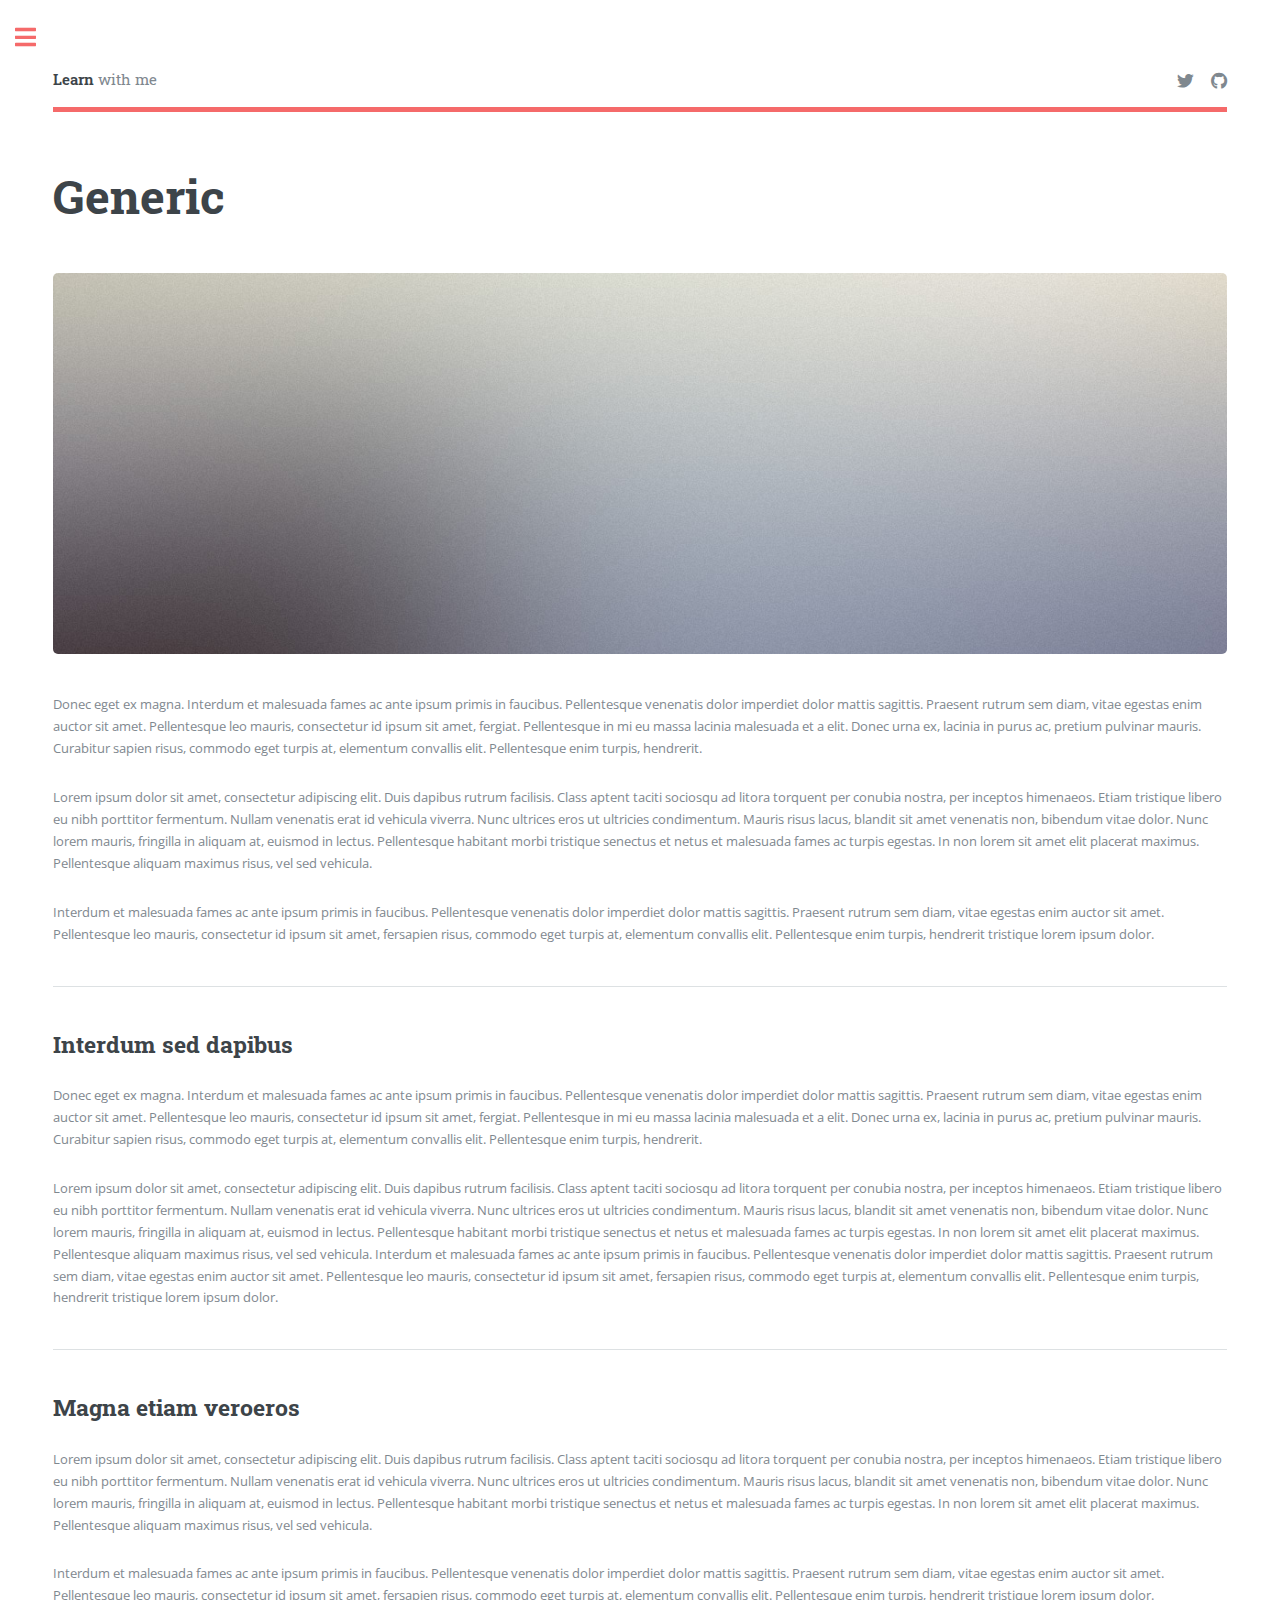
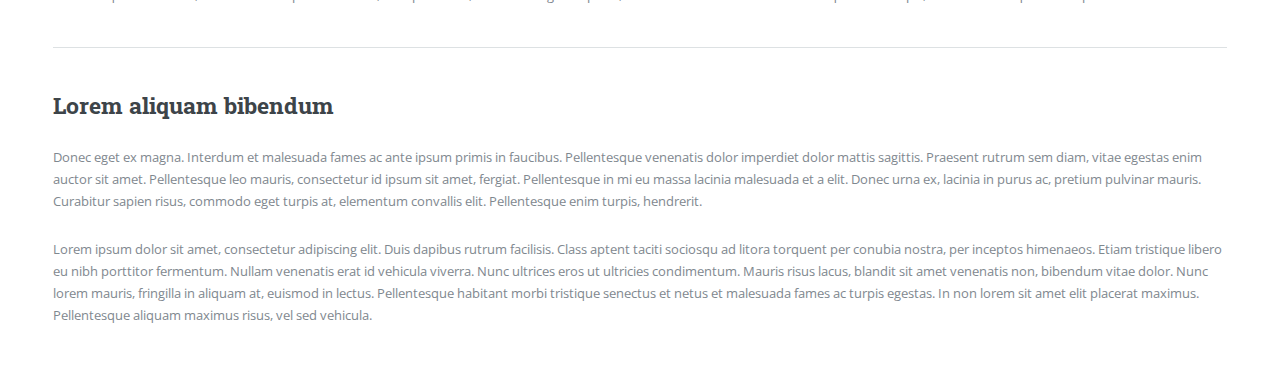
<file: generic.html>
<!DOCTYPE HTML>
<!--
	Editorial by HTML5 UP
	html5up.net | @ajlkn
	Free for personal and commercial use under the CCA 3.0 license (html5up.net/license)
-->
<html>
	<head>
		<title> Generic </title>
		<meta charset="utf-8" />
		<meta name="viewport" content="width=device-width, initial-scale=1, user-scalable=no" />
		<link rel="stylesheet" href="assets/css/main.css" />
	</head>
	<body class="is-preload">

		<!-- Wrapper -->
			<div id="wrapper">

				<!-- Main -->
					<div id="main">
						<div class="inner">

							<!-- Header -->
								<header id="header">
									<a href="index.html" class="logo"><strong>Learn</strong> with me</a>
									<ul class="icons">
										<li><a href="#" class="icon brands fa-twitter"><span class="label">Twitter</span></a></li>
										<li><a href="https://github.com/anatcresto" class="icon brands fa-github"><span class="label">Github</span></a></li>
										
									</ul>
								</header>

							<!-- Content -->
								<section>
									<header class="main">
										<h1>Generic</h1>
									</header>

									<span class="image main"><img src="images/pic11.jpg" alt="" /></span>

									<p>Donec eget ex magna. Interdum et malesuada fames ac ante ipsum primis in faucibus. Pellentesque venenatis dolor imperdiet dolor mattis sagittis. Praesent rutrum sem diam, vitae egestas enim auctor sit amet. Pellentesque leo mauris, consectetur id ipsum sit amet, fergiat. Pellentesque in mi eu massa lacinia malesuada et a elit. Donec urna ex, lacinia in purus ac, pretium pulvinar mauris. Curabitur sapien risus, commodo eget turpis at, elementum convallis elit. Pellentesque enim turpis, hendrerit.</p>
									<p>Lorem ipsum dolor sit amet, consectetur adipiscing elit. Duis dapibus rutrum facilisis. Class aptent taciti sociosqu ad litora torquent per conubia nostra, per inceptos himenaeos. Etiam tristique libero eu nibh porttitor fermentum. Nullam venenatis erat id vehicula viverra. Nunc ultrices eros ut ultricies condimentum. Mauris risus lacus, blandit sit amet venenatis non, bibendum vitae dolor. Nunc lorem mauris, fringilla in aliquam at, euismod in lectus. Pellentesque habitant morbi tristique senectus et netus et malesuada fames ac turpis egestas. In non lorem sit amet elit placerat maximus. Pellentesque aliquam maximus risus, vel sed vehicula.</p>
									<p>Interdum et malesuada fames ac ante ipsum primis in faucibus. Pellentesque venenatis dolor imperdiet dolor mattis sagittis. Praesent rutrum sem diam, vitae egestas enim auctor sit amet. Pellentesque leo mauris, consectetur id ipsum sit amet, fersapien risus, commodo eget turpis at, elementum convallis elit. Pellentesque enim turpis, hendrerit tristique lorem ipsum dolor.</p>

									<hr class="major" />

									<h2>Interdum sed dapibus</h2>
									<p>Donec eget ex magna. Interdum et malesuada fames ac ante ipsum primis in faucibus. Pellentesque venenatis dolor imperdiet dolor mattis sagittis. Praesent rutrum sem diam, vitae egestas enim auctor sit amet. Pellentesque leo mauris, consectetur id ipsum sit amet, fergiat. Pellentesque in mi eu massa lacinia malesuada et a elit. Donec urna ex, lacinia in purus ac, pretium pulvinar mauris. Curabitur sapien risus, commodo eget turpis at, elementum convallis elit. Pellentesque enim turpis, hendrerit.</p>
									<p>Lorem ipsum dolor sit amet, consectetur adipiscing elit. Duis dapibus rutrum facilisis. Class aptent taciti sociosqu ad litora torquent per conubia nostra, per inceptos himenaeos. Etiam tristique libero eu nibh porttitor fermentum. Nullam venenatis erat id vehicula viverra. Nunc ultrices eros ut ultricies condimentum. Mauris risus lacus, blandit sit amet venenatis non, bibendum vitae dolor. Nunc lorem mauris, fringilla in aliquam at, euismod in lectus. Pellentesque habitant morbi tristique senectus et netus et malesuada fames ac turpis egestas. In non lorem sit amet elit placerat maximus. Pellentesque aliquam maximus risus, vel sed vehicula. Interdum et malesuada fames ac ante ipsum primis in faucibus. Pellentesque venenatis dolor imperdiet dolor mattis sagittis. Praesent rutrum sem diam, vitae egestas enim auctor sit amet. Pellentesque leo mauris, consectetur id ipsum sit amet, fersapien risus, commodo eget turpis at, elementum convallis elit. Pellentesque enim turpis, hendrerit tristique lorem ipsum dolor.</p>

									<hr class="major" />

									<h2>Magna etiam veroeros</h2>
									<p>Lorem ipsum dolor sit amet, consectetur adipiscing elit. Duis dapibus rutrum facilisis. Class aptent taciti sociosqu ad litora torquent per conubia nostra, per inceptos himenaeos. Etiam tristique libero eu nibh porttitor fermentum. Nullam venenatis erat id vehicula viverra. Nunc ultrices eros ut ultricies condimentum. Mauris risus lacus, blandit sit amet venenatis non, bibendum vitae dolor. Nunc lorem mauris, fringilla in aliquam at, euismod in lectus. Pellentesque habitant morbi tristique senectus et netus et malesuada fames ac turpis egestas. In non lorem sit amet elit placerat maximus. Pellentesque aliquam maximus risus, vel sed vehicula.</p>
									<p>Interdum et malesuada fames ac ante ipsum primis in faucibus. Pellentesque venenatis dolor imperdiet dolor mattis sagittis. Praesent rutrum sem diam, vitae egestas enim auctor sit amet. Pellentesque leo mauris, consectetur id ipsum sit amet, fersapien risus, commodo eget turpis at, elementum convallis elit. Pellentesque enim turpis, hendrerit tristique lorem ipsum dolor.</p>

									<hr class="major" />

									<h2>Lorem aliquam bibendum</h2>
									<p>Donec eget ex magna. Interdum et malesuada fames ac ante ipsum primis in faucibus. Pellentesque venenatis dolor imperdiet dolor mattis sagittis. Praesent rutrum sem diam, vitae egestas enim auctor sit amet. Pellentesque leo mauris, consectetur id ipsum sit amet, fergiat. Pellentesque in mi eu massa lacinia malesuada et a elit. Donec urna ex, lacinia in purus ac, pretium pulvinar mauris. Curabitur sapien risus, commodo eget turpis at, elementum convallis elit. Pellentesque enim turpis, hendrerit.</p>
									<p>Lorem ipsum dolor sit amet, consectetur adipiscing elit. Duis dapibus rutrum facilisis. Class aptent taciti sociosqu ad litora torquent per conubia nostra, per inceptos himenaeos. Etiam tristique libero eu nibh porttitor fermentum. Nullam venenatis erat id vehicula viverra. Nunc ultrices eros ut ultricies condimentum. Mauris risus lacus, blandit sit amet venenatis non, bibendum vitae dolor. Nunc lorem mauris, fringilla in aliquam at, euismod in lectus. Pellentesque habitant morbi tristique senectus et netus et malesuada fames ac turpis egestas. In non lorem sit amet elit placerat maximus. Pellentesque aliquam maximus risus, vel sed vehicula.</p>

								</section>

						</div>
					</div>

				<!-- Sidebar -->
				<div id="sidebar">
					<div class="inner">

						<!-- Search -->
							<section id="search" class="alt">
								<form method="post" action="#">
									<input type="text" name="query" id="query" placeholder="Search" />
								</form>
							</section>

							

						<!-- Menu -->
							<nav id="menu">
								<span class="image"><img src="images/profile_Ana.png" width="150" height = "150" /></span>
								<header class="major">
									
									<h2>Menu</h2>
								</header>
								<ul>
									<li><a href="index.html">Homepage</a></li>
									<li><a href="generic.html">Generic</a></li>
									<li><a href="elements.html">Elements</a></li>
									<li><a href="cv.html">CV</a></li>
									<li>
										<span class="opener">Learning</span>
										<ul>
											<li><a href="Statistics.html">Stats</a></li>
											<li><a href="Neuroscience.html">Neuroscience</a></li>
											<li><a href="BiomedicalEngineering.html">Biomedical Engineering</a></li>
											<li><a href="Coding.html">Coding</a></li>
										</ul>
									</li>
									
									<li><a href="#">Adipiscing</a></li>
									<li>
										<span class="opener">Blog Posts</span>
										<ul>
											<li><a href="#">Lorem Dolor</a></li>
											<li><a href="#">Ipsum Adipiscing</a></li>
											<li><a href="#">Tempus Magna</a></li>
											<li><a href="#">Feugiat Veroeros</a></li>
										</ul>
									</li>
								
								</ul>
							</nav>

						<!-- Section -->
							<section>
								<header class="major">
									<h2>Ante interdum</h2>
								</header>
								<div class="mini-posts">
									<article>
										<a href="#" class="image"><img src="images/pic07.jpg" alt="" /></a>
										<p>Aenean ornare velit lacus, ac varius enim lorem ullamcorper dolore aliquam.</p>
									</article>
									<article>
										<a href="#" class="image"><img src="images/pic08.jpg" alt="" /></a>
										<p>Aenean ornare velit lacus, ac varius enim lorem ullamcorper dolore aliquam.</p>
									</article>
									<article>
										<a href="#" class="image"><img src="images/pic09.jpg" alt="" /></a>
										<p>Aenean ornare velit lacus, ac varius enim lorem ullamcorper dolore aliquam.</p>
									</article>
								</div>
								<ul class="actions">
									<li><a href="#" class="button">More</a></li>
								</ul>
							</section>

						<!-- Section -->
							<section>
								<header class="major">
									<h2>Get in touch</h2>
								</header>
								<ul class="contact">
									<li class="icon solid fa-envelope"><a href="#">anatcresto@gmail.com</a></li>
									<!--<li class="icon solid fa-phone">(000) 000-0000</li>
									<li class="icon solid fa-home">1234 Somewhere Road #8254<br />
									<-- Nashville, TN 00000-0000</li> !-->
								</ul>
							</section>

						<!-- Footer -->
							<footer id="footer">
								<p class="copyright">&copy; Untitled. All rights reserved. Demo Images: <a href="https://unsplash.com">Unsplash</a>. Design: <a href="https://html5up.net">HTML5 UP</a>.</p>
							</footer>

					</div>
				</div>

			</div>

		<!-- Scripts -->
			<script src="assets/js/jquery.min.js"></script>
			<script src="assets/js/browser.min.js"></script>
			<script src="assets/js/breakpoints.min.js"></script>
			<script src="assets/js/util.js"></script>
			<script src="assets/js/main.js"></script>

	</body>
</file>
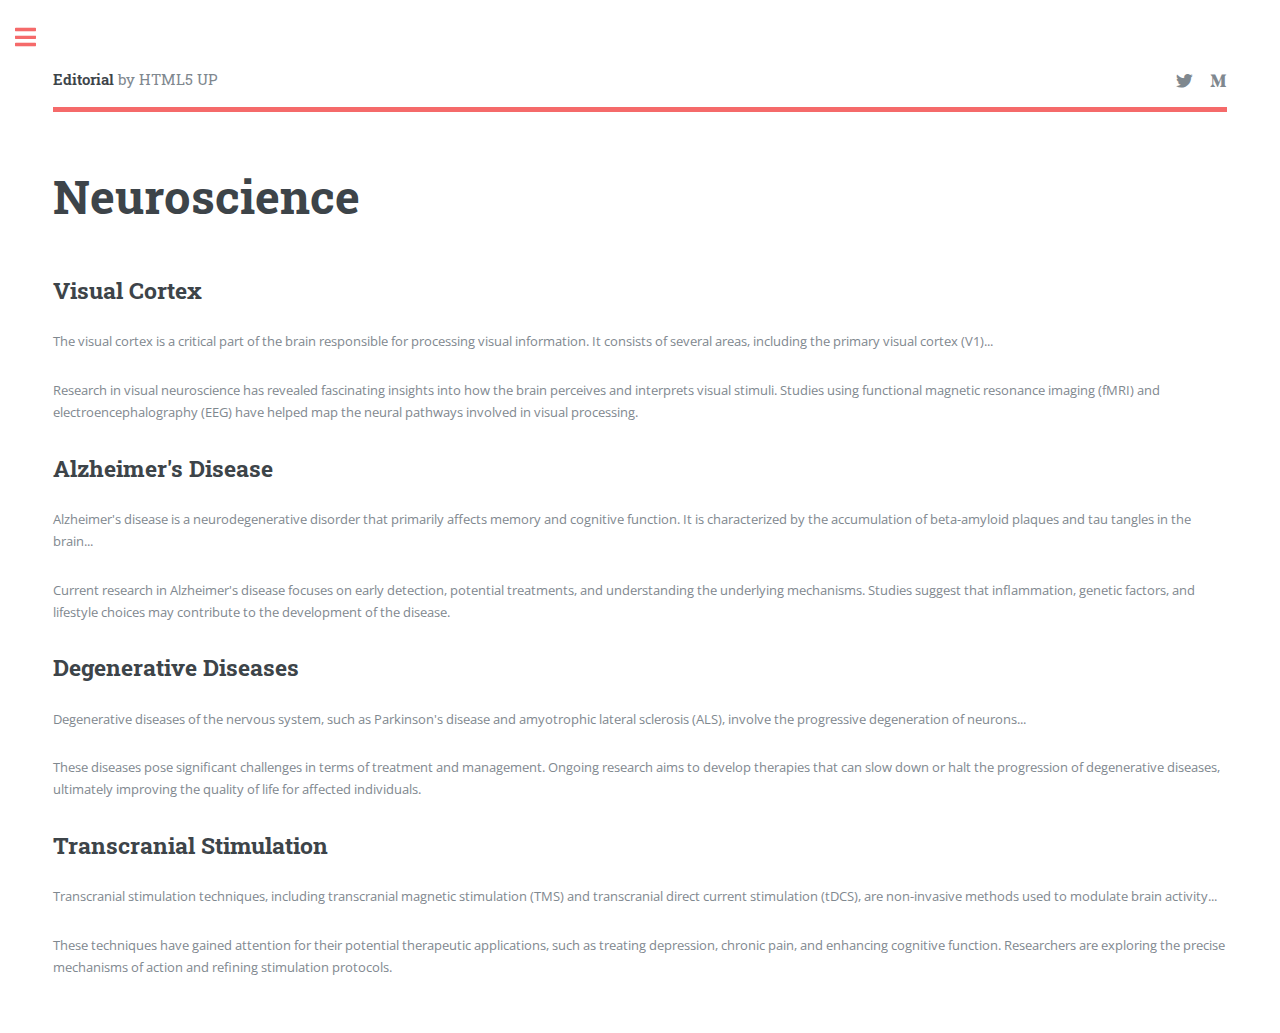
<file: Neuroscience.html>
<!DOCTYPE HTML>
<html>
<head>
    <title>Neuroscience</title>
    <meta charset="utf-8" />
    <meta name="viewport" content="width=device-width, initial-scale=1, user-scalable=no" />
    <link rel="stylesheet" href="assets/css/main.css" />
</head>
<body class="is-preload">

<!-- Wrapper -->
<div id="wrapper">

    <!-- Main -->
    <div id="main">
        <div class="inner">

            <!-- Header -->
            <header id="header">
                <a href="index.html" class="logo"><strong>Editorial</strong> by HTML5 UP</a>
                <ul class="icons">
                    <li><a href="#" class="icon brands fa-twitter"><span class="label">Twitter</span></a></li>
                    <li><a href="#" class="icon brands fa-medium-m"><span class="label">Medium</span></a></li>
                </ul>
            </header>

            <!-- Content -->
            <section>
                <header class="main">
                    <h1>Neuroscience</h1>
                </header>

                <!-- Visual Cortex -->
                <h2>Visual Cortex</h2>
                <p>The visual cortex is a critical part of the brain responsible for processing visual information. It consists of several areas, including the primary visual cortex (V1)...</p>
                <p>Research in visual neuroscience has revealed fascinating insights into how the brain perceives and interprets visual stimuli. Studies using functional magnetic resonance imaging (fMRI) and electroencephalography (EEG) have helped map the neural pathways involved in visual processing.</p>

                <!-- Alzheimer's Disease -->
                <h2>Alzheimer's Disease</h2>
                <p>Alzheimer's disease is a neurodegenerative disorder that primarily affects memory and cognitive function. It is characterized by the accumulation of beta-amyloid plaques and tau tangles in the brain...</p>
                <p>Current research in Alzheimer's disease focuses on early detection, potential treatments, and understanding the underlying mechanisms. Studies suggest that inflammation, genetic factors, and lifestyle choices may contribute to the development of the disease.</p>

                <!-- Degenerative Diseases -->
                <h2>Degenerative Diseases</h2>
                <p>Degenerative diseases of the nervous system, such as Parkinson's disease and amyotrophic lateral sclerosis (ALS), involve the progressive degeneration of neurons...</p>
                <p>These diseases pose significant challenges in terms of treatment and management. Ongoing research aims to develop therapies that can slow down or halt the progression of degenerative diseases, ultimately improving the quality of life for affected individuals.</p>

                <!-- Transcranial Stimulation -->
                <h2>Transcranial Stimulation</h2>
                <p>Transcranial stimulation techniques, including transcranial magnetic stimulation (TMS) and transcranial direct current stimulation (tDCS), are non-invasive methods used to modulate brain activity...</p>
                <p>These techniques have gained attention for their potential therapeutic applications, such as treating depression, chronic pain, and enhancing cognitive function. Researchers are exploring the precise mechanisms of action and refining stimulation protocols.</p>

            </section>

        </div>
    </div>

    <!-- Sidebar -->
    <div id="sidebar">
        <div class="inner">

            <!-- Search -->
            <section id="search" class="alt">
                <form method="post" action="#">
                    <input type="text" name="query" id="query" placeholder="Search" />
                </form>
            </section>

            <!-- Menu -->
            <nav id="menu">
                <header class="major">
                    <h2>Menu</h2>
                </header>
                <ul>
                    <li><a href="index.html">Homepage</a></li>
                    <li><a href="generic.html">Generic</a></li>
                    <li><a href="elements.html">Elements</a></li>
                    <li>
                        <span class="opener">Submenu</span>
                        <ul>
                            <li><a href="#">Lorem Dolor</a></li>
                            <li><a href="#">Ipsum Adipiscing</a></li>
                            <li><a href="#">Tempus Magna</a></li>
                            <li><a href="#">Feugiat Veroeros</a></li>
                        </ul>
                    </li>
                    <li><a href="#">Etiam Dolore</a></li>
                    <li><a href="#">Adipiscing</a></li>
                    <li>
                        <span class="opener">Another Submenu</span>
                        <ul>
                            <li><a href="#">Lorem Dolor</a></li>
                            <li><a href="#">Ipsum Adipiscing</a></li>
                            <li><a href="#">Tempus Magna</a></li>
                            <li><a href="#">Feugiat Veroeros</a></li>
                        </ul>
                    </li>
                    <li><a href="#">Maximus Erat</a></li>
                    <li><a href="#">Sapien Mauris</a></li>
                    <li><a href="#">Amet Lacinia</a></li>
                </ul>
            </nav>

            <!-- Section -->
            <section>
                <header class="major">
                    <h2>Ante interdum</h2>
                </header>
                <div class="mini-posts">
                    <article>
                        <a href="#" class="image"><img src="images/pic07.jpg" alt="" /></a>
                        <p>Aenean ornare velit lacus, ac varius enim lorem ullamcorper dolore aliquam.</p>
                    </article>
                    <article>
                        <a href="#" class="image"><img src="images/pic08.jpg" alt="" /></a>
                        <p>Aenean ornare velit lacus, ac varius enim lorem ullamcorper dolore aliquam.</p>
                    </article>
                    <article>
                        <a href="#" class="image"><img src="images/pic09.jpg" alt="" /></a>
                        <p>Aenean ornare velit lacus, ac varius enim lorem ullamcorper dolore aliquam.</p>
                    </article>
                </div>
                <ul class="actions">
                    <li><a href="#" class="button">More</a></li>
                </ul>
            </section>

            <!-- Section -->
            <section>
                <header class="major">
                    <h2>Get in touch</h2>
                </header>
                <p>Sed varius enim lorem ullamcorper dolore aliquam aenean ornare velit lacus, ac varius enim lorem ullamcorper dolore. Proin sed aliquam facilisis ante interdum. Sed nulla amet lorem feugiat tempus aliquam.</p>
                <ul class="contact">
                    <li class="icon solid fa-envelope"><a href="#">example@domain.com</a></li>
                    <li class="icon solid fa-phone">(000) 000-0000</li>
                    <li class="icon solid fa-home">1234 Somewhere Road #123<br />Nashville, TN 00000<br />USA</li>
                </ul>
            </section>

            <!-- Footer -->
            <footer id="footer">
                <a href="#" class="logo"><strong>Editorial</strong> <span>by HTML5 UP</span></a>
                <ul class="icons">
                    <li><a href="#" class="icon brands fa-twitter"><span class="label">Twitter</span></a></li>
                    <li><a href="#" class="icon brands fa-medium-m"><span class="label">Medium</span></a></li>
                    <li><a href="#" class="icon brands fa-facebook-f"><span class="label">Facebook</span></a></li>
                    <li><a href="#" class="icon brands fa-instagram"><span class="label">Instagram</span></a></li>
                    <li><a href="#" class="icon brands fa-linkedin-in"><span class="label">LinkedIn</span></a></li>
                </ul>
            </footer>

        </div>
    </div>

</div>

<!-- Scripts -->
<script src="assets/js/jquery.min.js"></script>
<script src="assets/js/browser.min.js"></script>
<script src="assets/js/breakpoints.min.js"></script>
<script src="assets/js/util.js"></script>
<script src="assets/js/main.js"></script>

</body>
</html>
</file>
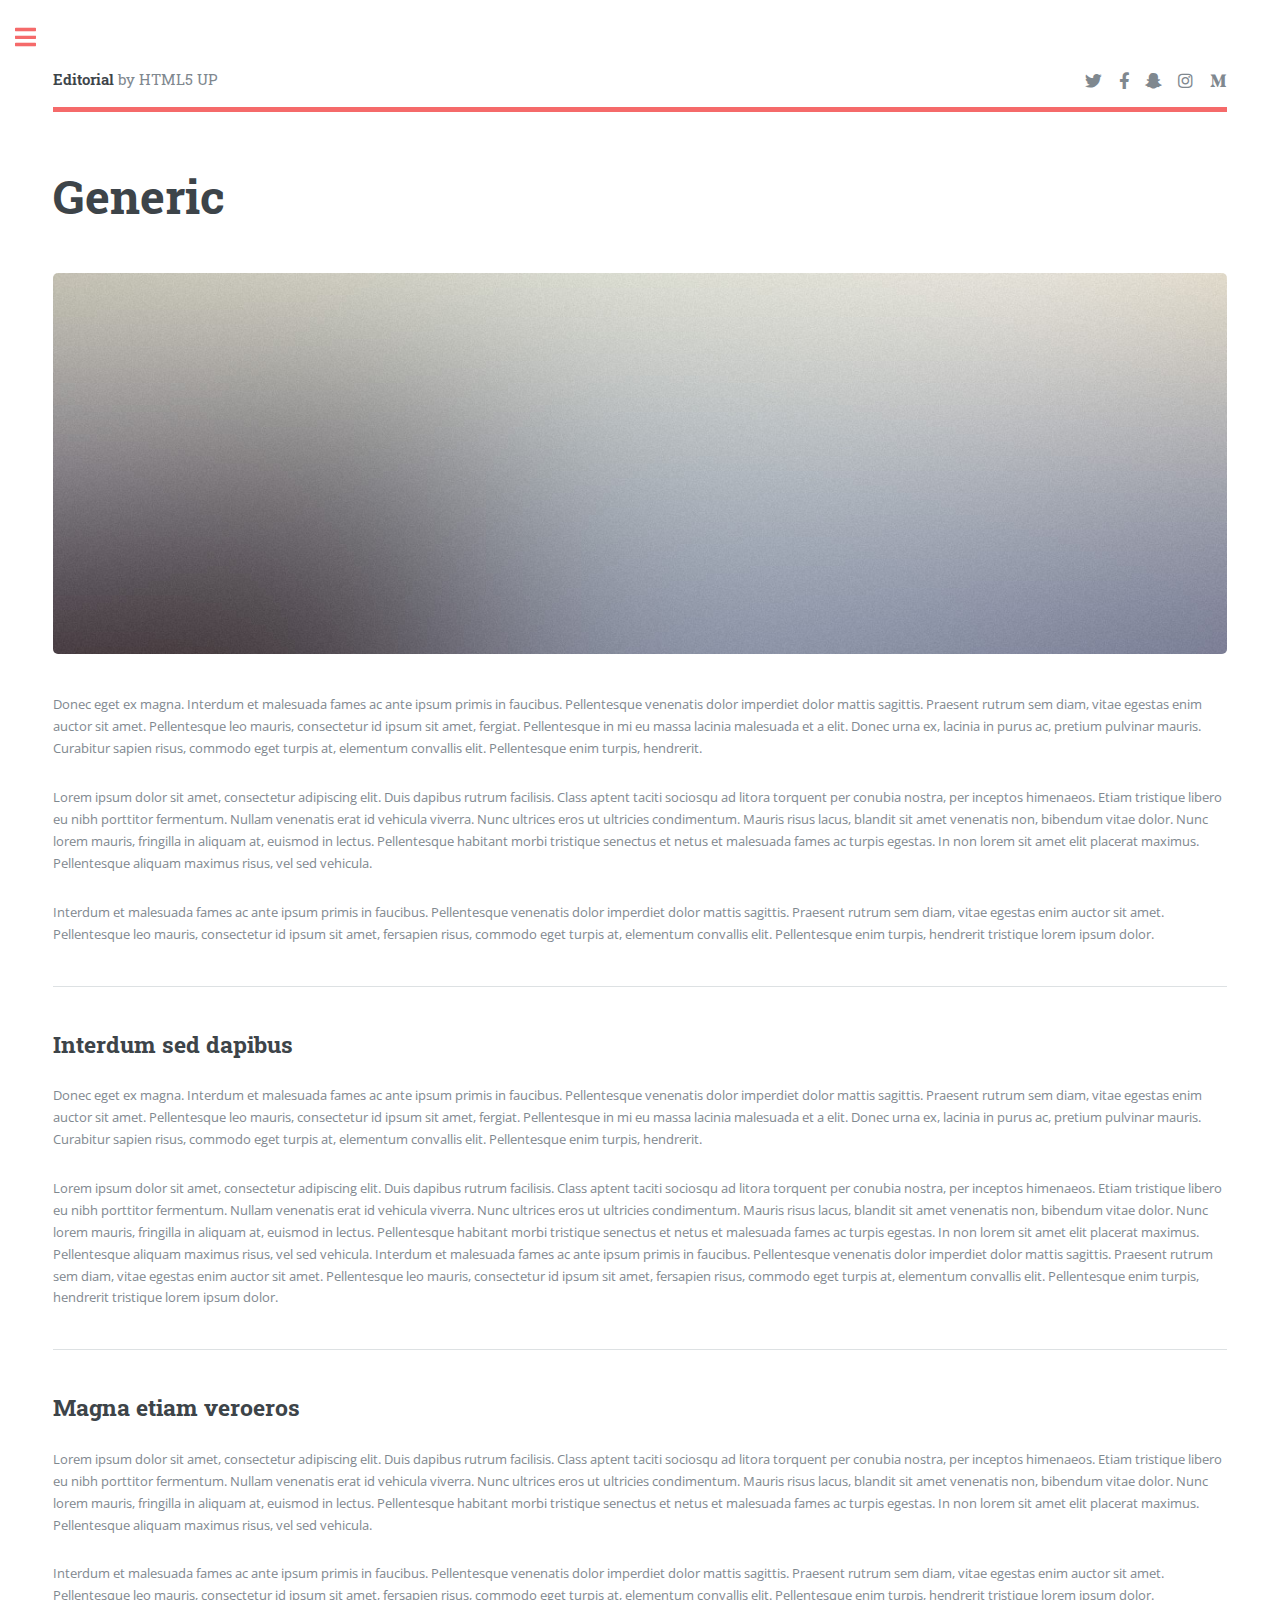
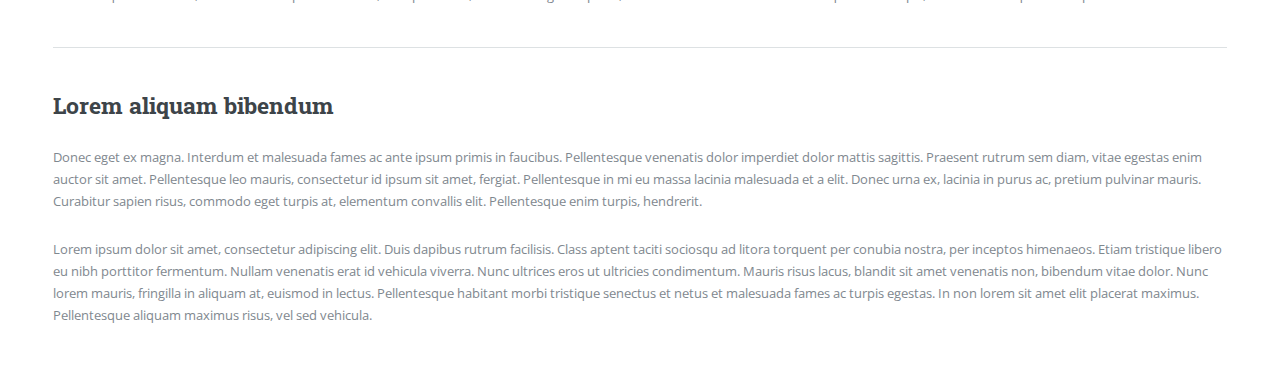
<file: publications.html>
<!DOCTYPE HTML>
<!--
	Editorial by HTML5 UP
	html5up.net | @ajlkn
	Free for personal and commercial use under the CCA 3.0 license (html5up.net/license)
-->
<html>
	<head>
		<title>Publications</title>
		<meta charset="utf-8" />
		<meta name="viewport" content="width=device-width, initial-scale=1, user-scalable=no" />
		<link rel="stylesheet" href="assets/css/main.css" />
	</head>
	<body class="is-preload">

		<!-- Wrapper -->
			<div id="wrapper">

				<!-- Main -->
					<div id="main">
						<div class="inner">

							<!-- Header -->
								<header id="header">
									<a href="index.html" class="logo"><strong>Editorial</strong> by HTML5 UP</a>
									<ul class="icons">
										<li><a href="#" class="icon brands fa-twitter"><span class="label">Twitter</span></a></li>
										<li><a href="#" class="icon brands fa-facebook-f"><span class="label">Facebook</span></a></li>
										<li><a href="#" class="icon brands fa-snapchat-ghost"><span class="label">Snapchat</span></a></li>
										<li><a href="#" class="icon brands fa-instagram"><span class="label">Instagram</span></a></li>
										<li><a href="#" class="icon brands fa-medium-m"><span class="label">Medium</span></a></li>
									</ul>
								</header>

							<!-- Content -->
								<section>
									<header class="main">
										<h1>Generic</h1>
									</header>

									<span class="image main"><img src="images/pic11.jpg" alt="" /></span>

									<p>Donec eget ex magna. Interdum et malesuada fames ac ante ipsum primis in faucibus. Pellentesque venenatis dolor imperdiet dolor mattis sagittis. Praesent rutrum sem diam, vitae egestas enim auctor sit amet. Pellentesque leo mauris, consectetur id ipsum sit amet, fergiat. Pellentesque in mi eu massa lacinia malesuada et a elit. Donec urna ex, lacinia in purus ac, pretium pulvinar mauris. Curabitur sapien risus, commodo eget turpis at, elementum convallis elit. Pellentesque enim turpis, hendrerit.</p>
									<p>Lorem ipsum dolor sit amet, consectetur adipiscing elit. Duis dapibus rutrum facilisis. Class aptent taciti sociosqu ad litora torquent per conubia nostra, per inceptos himenaeos. Etiam tristique libero eu nibh porttitor fermentum. Nullam venenatis erat id vehicula viverra. Nunc ultrices eros ut ultricies condimentum. Mauris risus lacus, blandit sit amet venenatis non, bibendum vitae dolor. Nunc lorem mauris, fringilla in aliquam at, euismod in lectus. Pellentesque habitant morbi tristique senectus et netus et malesuada fames ac turpis egestas. In non lorem sit amet elit placerat maximus. Pellentesque aliquam maximus risus, vel sed vehicula.</p>
									<p>Interdum et malesuada fames ac ante ipsum primis in faucibus. Pellentesque venenatis dolor imperdiet dolor mattis sagittis. Praesent rutrum sem diam, vitae egestas enim auctor sit amet. Pellentesque leo mauris, consectetur id ipsum sit amet, fersapien risus, commodo eget turpis at, elementum convallis elit. Pellentesque enim turpis, hendrerit tristique lorem ipsum dolor.</p>

									<hr class="major" />

									<h2>Interdum sed dapibus</h2>
									<p>Donec eget ex magna. Interdum et malesuada fames ac ante ipsum primis in faucibus. Pellentesque venenatis dolor imperdiet dolor mattis sagittis. Praesent rutrum sem diam, vitae egestas enim auctor sit amet. Pellentesque leo mauris, consectetur id ipsum sit amet, fergiat. Pellentesque in mi eu massa lacinia malesuada et a elit. Donec urna ex, lacinia in purus ac, pretium pulvinar mauris. Curabitur sapien risus, commodo eget turpis at, elementum convallis elit. Pellentesque enim turpis, hendrerit.</p>
									<p>Lorem ipsum dolor sit amet, consectetur adipiscing elit. Duis dapibus rutrum facilisis. Class aptent taciti sociosqu ad litora torquent per conubia nostra, per inceptos himenaeos. Etiam tristique libero eu nibh porttitor fermentum. Nullam venenatis erat id vehicula viverra. Nunc ultrices eros ut ultricies condimentum. Mauris risus lacus, blandit sit amet venenatis non, bibendum vitae dolor. Nunc lorem mauris, fringilla in aliquam at, euismod in lectus. Pellentesque habitant morbi tristique senectus et netus et malesuada fames ac turpis egestas. In non lorem sit amet elit placerat maximus. Pellentesque aliquam maximus risus, vel sed vehicula. Interdum et malesuada fames ac ante ipsum primis in faucibus. Pellentesque venenatis dolor imperdiet dolor mattis sagittis. Praesent rutrum sem diam, vitae egestas enim auctor sit amet. Pellentesque leo mauris, consectetur id ipsum sit amet, fersapien risus, commodo eget turpis at, elementum convallis elit. Pellentesque enim turpis, hendrerit tristique lorem ipsum dolor.</p>

									<hr class="major" />

									<h2>Magna etiam veroeros</h2>
									<p>Lorem ipsum dolor sit amet, consectetur adipiscing elit. Duis dapibus rutrum facilisis. Class aptent taciti sociosqu ad litora torquent per conubia nostra, per inceptos himenaeos. Etiam tristique libero eu nibh porttitor fermentum. Nullam venenatis erat id vehicula viverra. Nunc ultrices eros ut ultricies condimentum. Mauris risus lacus, blandit sit amet venenatis non, bibendum vitae dolor. Nunc lorem mauris, fringilla in aliquam at, euismod in lectus. Pellentesque habitant morbi tristique senectus et netus et malesuada fames ac turpis egestas. In non lorem sit amet elit placerat maximus. Pellentesque aliquam maximus risus, vel sed vehicula.</p>
									<p>Interdum et malesuada fames ac ante ipsum primis in faucibus. Pellentesque venenatis dolor imperdiet dolor mattis sagittis. Praesent rutrum sem diam, vitae egestas enim auctor sit amet. Pellentesque leo mauris, consectetur id ipsum sit amet, fersapien risus, commodo eget turpis at, elementum convallis elit. Pellentesque enim turpis, hendrerit tristique lorem ipsum dolor.</p>

									<hr class="major" />

									<h2>Lorem aliquam bibendum</h2>
									<p>Donec eget ex magna. Interdum et malesuada fames ac ante ipsum primis in faucibus. Pellentesque venenatis dolor imperdiet dolor mattis sagittis. Praesent rutrum sem diam, vitae egestas enim auctor sit amet. Pellentesque leo mauris, consectetur id ipsum sit amet, fergiat. Pellentesque in mi eu massa lacinia malesuada et a elit. Donec urna ex, lacinia in purus ac, pretium pulvinar mauris. Curabitur sapien risus, commodo eget turpis at, elementum convallis elit. Pellentesque enim turpis, hendrerit.</p>
									<p>Lorem ipsum dolor sit amet, consectetur adipiscing elit. Duis dapibus rutrum facilisis. Class aptent taciti sociosqu ad litora torquent per conubia nostra, per inceptos himenaeos. Etiam tristique libero eu nibh porttitor fermentum. Nullam venenatis erat id vehicula viverra. Nunc ultrices eros ut ultricies condimentum. Mauris risus lacus, blandit sit amet venenatis non, bibendum vitae dolor. Nunc lorem mauris, fringilla in aliquam at, euismod in lectus. Pellentesque habitant morbi tristique senectus et netus et malesuada fames ac turpis egestas. In non lorem sit amet elit placerat maximus. Pellentesque aliquam maximus risus, vel sed vehicula.</p>

								</section>

						</div>
					</div>

				<!-- Sidebar -->
					<div id="sidebar">
						<div class="inner">

							<!-- Search -->
								<section id="search" class="alt">
									<form method="post" action="#">
										<input type="text" name="query" id="query" placeholder="Search" />
									</form>
								</section>

							<!-- Menu -->
								<nav id="menu">
									<header class="major">
										<h2>Menu</h2>
									</header>
									<ul>
										<li><a href="index.html">Homepage</a></li>
										<li><a href="generic.html">Generic</a></li>
										<li><a href="elements.html">Elements</a></li>
										<li>
											<span class="opener">Submenu</span>
											<ul>
												<li><a href="#">Lorem Dolor</a></li>
												<li><a href="#">Ipsum Adipiscing</a></li>
												<li><a href="#">Tempus Magna</a></li>
												<li><a href="#">Feugiat Veroeros</a></li>
											</ul>
										</li>
										<li><a href="#">Etiam Dolore</a></li>
										<li><a href="#">Adipiscing</a></li>
										<li>
											<span class="opener">Another Submenu</span>
											<ul>
												<li><a href="#">Lorem Dolor</a></li>
												<li><a href="#">Ipsum Adipiscing</a></li>
												<li><a href="#">Tempus Magna</a></li>
												<li><a href="#">Feugiat Veroeros</a></li>
											</ul>
										</li>
										<li><a href="#">Maximus Erat</a></li>
										<li><a href="#">Sapien Mauris</a></li>
										<li><a href="#">Amet Lacinia</a></li>
									</ul>
								</nav>

							<!-- Section -->
								<section>
									<header class="major">
										<h2>Ante interdum</h2>
									</header>
									<div class="mini-posts">
										<article>
											<a href="#" class="image"><img src="images/pic07.jpg" alt="" /></a>
											<p>Aenean ornare velit lacus, ac varius enim lorem ullamcorper dolore aliquam.</p>
										</article>
										<article>
											<a href="#" class="image"><img src="images/pic08.jpg" alt="" /></a>
											<p>Aenean ornare velit lacus, ac varius enim lorem ullamcorper dolore aliquam.</p>
										</article>
										<article>
											<a href="#" class="image"><img src="images/pic09.jpg" alt="" /></a>
											<p>Aenean ornare velit lacus, ac varius enim lorem ullamcorper dolore aliquam.</p>
										</article>
									</div>
									<ul class="actions">
										<li><a href="#" class="button">More</a></li>
									</ul>
								</section>

							<!-- Section -->
								<section>
									<header class="major">
										<h2>Get in touch</h2>
									</header>
									<p>Sed varius enim lorem ullamcorper dolore aliquam aenean ornare velit lacus, ac varius enim lorem ullamcorper dolore. Proin sed aliquam facilisis ante interdum. Sed nulla amet lorem feugiat tempus aliquam.</p>
									<ul class="contact">
										<li class="icon solid fa-envelope"><a href="#">information@untitled.tld</a></li>
										<li class="icon solid fa-phone">(000) 000-0000</li>
										<li class="icon solid fa-home">1234 Somewhere Road #8254<br />
										Nashville, TN 00000-0000</li>
									</ul>
								</section>

							<!-- Footer -->
								<footer id="footer">
									<p class="copyright">&copy; Untitled. All rights reserved. Demo Images: <a href="https://unsplash.com">Unsplash</a>. Design: <a href="https://html5up.net">HTML5 UP</a>.</p>
								</footer>

						</div>
					</div>

			</div>

		<!-- Scripts -->
			<script src="assets/js/jquery.min.js"></script>
			<script src="assets/js/browser.min.js"></script>
			<script src="assets/js/breakpoints.min.js"></script>
			<script src="assets/js/util.js"></script>
			<script src="assets/js/main.js"></script>

	</body>
</html>
</file>
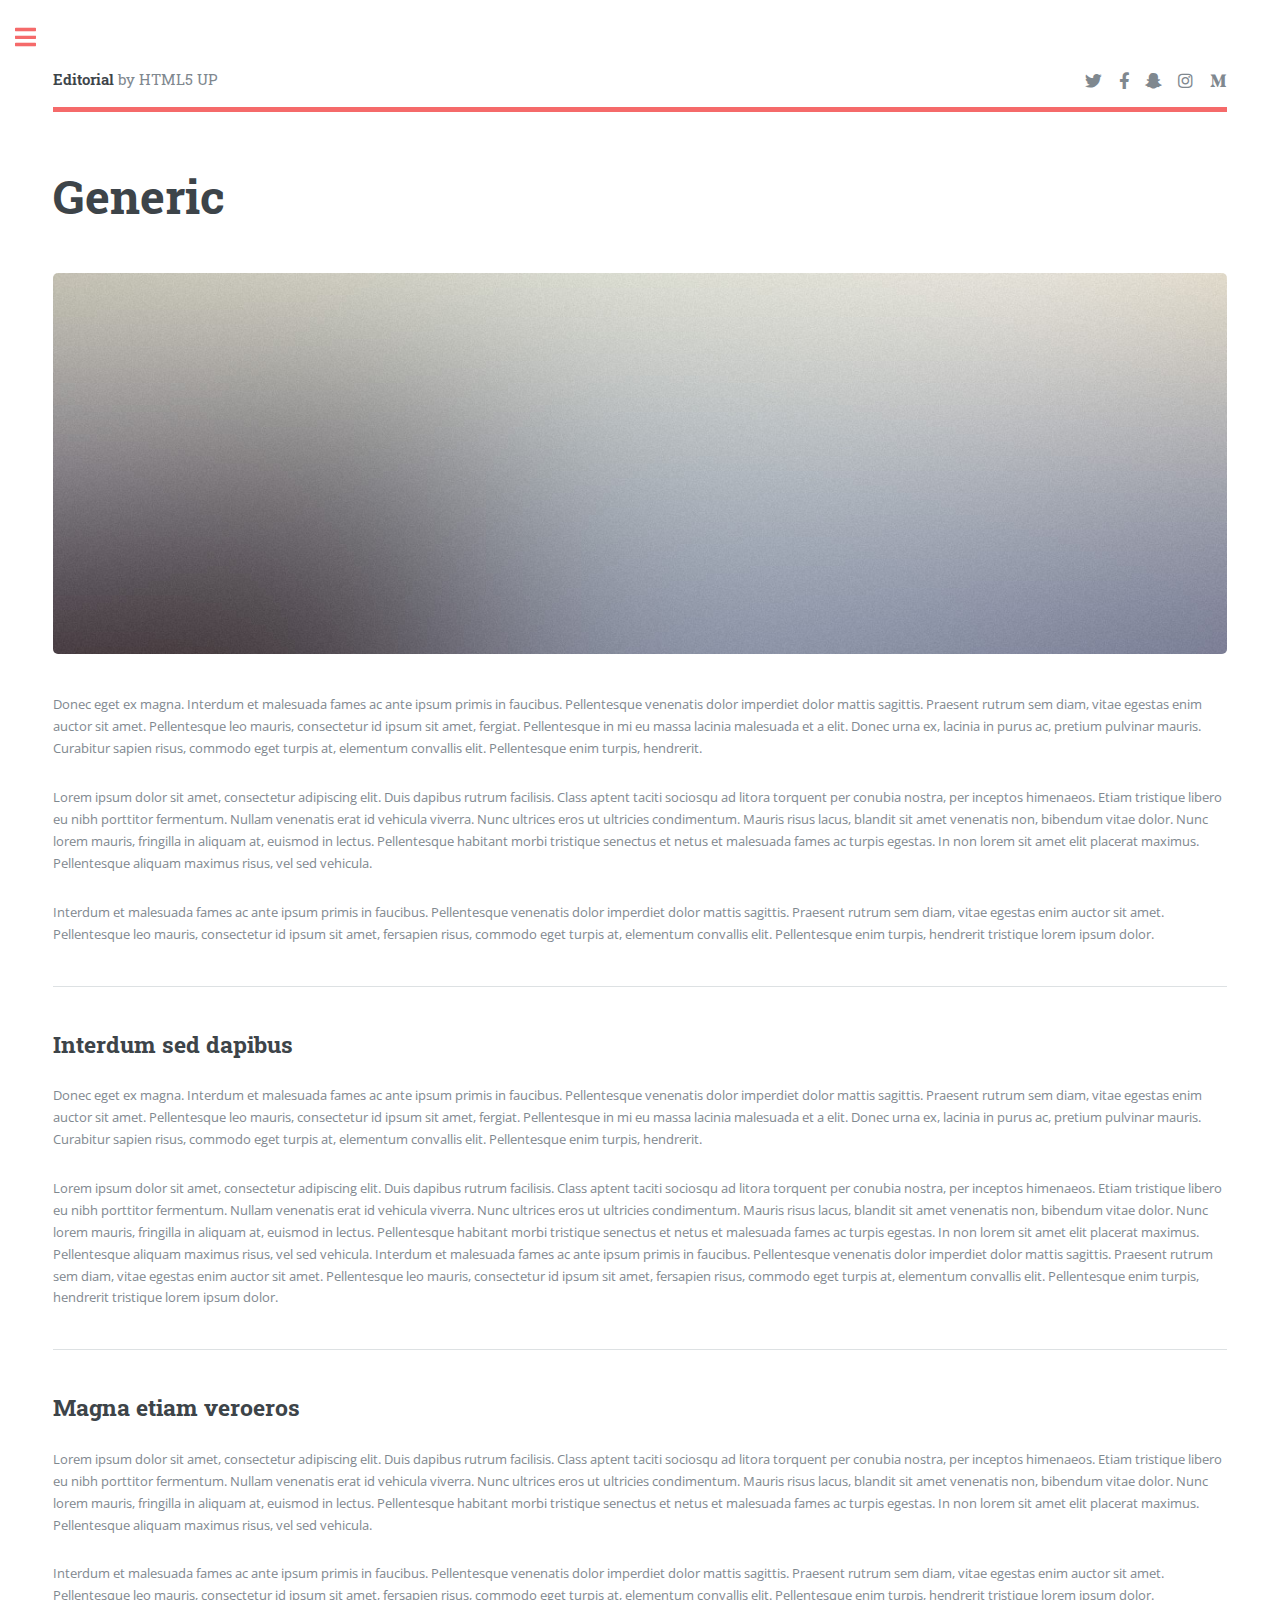
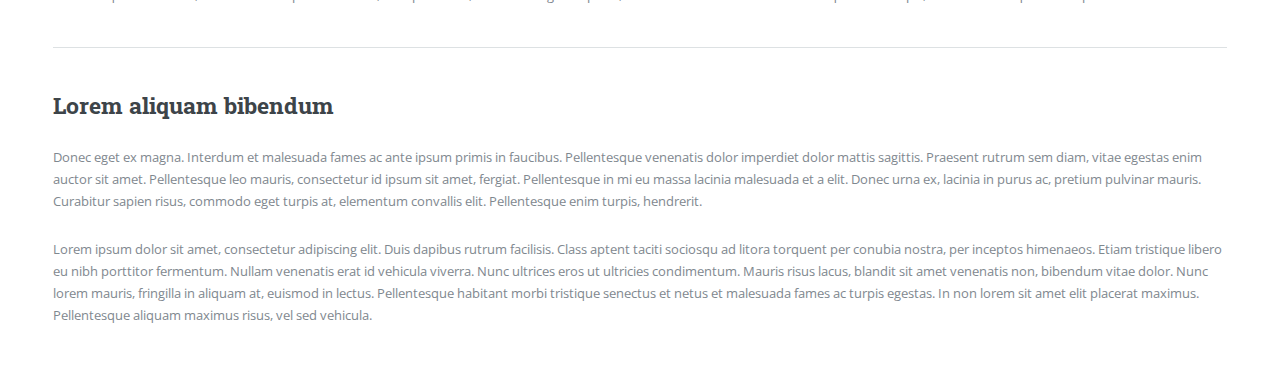
<file: talks.html>
<!DOCTYPE HTML>
<!--
	Editorial by HTML5 UP
	html5up.net | @ajlkn
	Free for personal and commercial use under the CCA 3.0 license (html5up.net/license)
-->
<html>
	<head>
		<title>Talks</title>
		<meta charset="utf-8" />
		<meta name="viewport" content="width=device-width, initial-scale=1, user-scalable=no" />
		<link rel="stylesheet" href="assets/css/main.css" />
	</head>
	<body class="is-preload">

		<!-- Wrapper -->
			<div id="wrapper">

				<!-- Main -->
					<div id="main">
						<div class="inner">

							<!-- Header -->
								<header id="header">
									<a href="index.html" class="logo"><strong>Editorial</strong> by HTML5 UP</a>
									<ul class="icons">
										<li><a href="#" class="icon brands fa-twitter"><span class="label">Twitter</span></a></li>
										<li><a href="#" class="icon brands fa-facebook-f"><span class="label">Facebook</span></a></li>
										<li><a href="#" class="icon brands fa-snapchat-ghost"><span class="label">Snapchat</span></a></li>
										<li><a href="#" class="icon brands fa-instagram"><span class="label">Instagram</span></a></li>
										<li><a href="#" class="icon brands fa-medium-m"><span class="label">Medium</span></a></li>
									</ul>
								</header>

							<!-- Content -->
								<section>
									<header class="main">
										<h1>Generic</h1>
									</header>

									<span class="image main"><img src="images/pic11.jpg" alt="" /></span>

									<p>Donec eget ex magna. Interdum et malesuada fames ac ante ipsum primis in faucibus. Pellentesque venenatis dolor imperdiet dolor mattis sagittis. Praesent rutrum sem diam, vitae egestas enim auctor sit amet. Pellentesque leo mauris, consectetur id ipsum sit amet, fergiat. Pellentesque in mi eu massa lacinia malesuada et a elit. Donec urna ex, lacinia in purus ac, pretium pulvinar mauris. Curabitur sapien risus, commodo eget turpis at, elementum convallis elit. Pellentesque enim turpis, hendrerit.</p>
									<p>Lorem ipsum dolor sit amet, consectetur adipiscing elit. Duis dapibus rutrum facilisis. Class aptent taciti sociosqu ad litora torquent per conubia nostra, per inceptos himenaeos. Etiam tristique libero eu nibh porttitor fermentum. Nullam venenatis erat id vehicula viverra. Nunc ultrices eros ut ultricies condimentum. Mauris risus lacus, blandit sit amet venenatis non, bibendum vitae dolor. Nunc lorem mauris, fringilla in aliquam at, euismod in lectus. Pellentesque habitant morbi tristique senectus et netus et malesuada fames ac turpis egestas. In non lorem sit amet elit placerat maximus. Pellentesque aliquam maximus risus, vel sed vehicula.</p>
									<p>Interdum et malesuada fames ac ante ipsum primis in faucibus. Pellentesque venenatis dolor imperdiet dolor mattis sagittis. Praesent rutrum sem diam, vitae egestas enim auctor sit amet. Pellentesque leo mauris, consectetur id ipsum sit amet, fersapien risus, commodo eget turpis at, elementum convallis elit. Pellentesque enim turpis, hendrerit tristique lorem ipsum dolor.</p>

									<hr class="major" />

									<h2>Interdum sed dapibus</h2>
									<p>Donec eget ex magna. Interdum et malesuada fames ac ante ipsum primis in faucibus. Pellentesque venenatis dolor imperdiet dolor mattis sagittis. Praesent rutrum sem diam, vitae egestas enim auctor sit amet. Pellentesque leo mauris, consectetur id ipsum sit amet, fergiat. Pellentesque in mi eu massa lacinia malesuada et a elit. Donec urna ex, lacinia in purus ac, pretium pulvinar mauris. Curabitur sapien risus, commodo eget turpis at, elementum convallis elit. Pellentesque enim turpis, hendrerit.</p>
									<p>Lorem ipsum dolor sit amet, consectetur adipiscing elit. Duis dapibus rutrum facilisis. Class aptent taciti sociosqu ad litora torquent per conubia nostra, per inceptos himenaeos. Etiam tristique libero eu nibh porttitor fermentum. Nullam venenatis erat id vehicula viverra. Nunc ultrices eros ut ultricies condimentum. Mauris risus lacus, blandit sit amet venenatis non, bibendum vitae dolor. Nunc lorem mauris, fringilla in aliquam at, euismod in lectus. Pellentesque habitant morbi tristique senectus et netus et malesuada fames ac turpis egestas. In non lorem sit amet elit placerat maximus. Pellentesque aliquam maximus risus, vel sed vehicula. Interdum et malesuada fames ac ante ipsum primis in faucibus. Pellentesque venenatis dolor imperdiet dolor mattis sagittis. Praesent rutrum sem diam, vitae egestas enim auctor sit amet. Pellentesque leo mauris, consectetur id ipsum sit amet, fersapien risus, commodo eget turpis at, elementum convallis elit. Pellentesque enim turpis, hendrerit tristique lorem ipsum dolor.</p>

									<hr class="major" />

									<h2>Magna etiam veroeros</h2>
									<p>Lorem ipsum dolor sit amet, consectetur adipiscing elit. Duis dapibus rutrum facilisis. Class aptent taciti sociosqu ad litora torquent per conubia nostra, per inceptos himenaeos. Etiam tristique libero eu nibh porttitor fermentum. Nullam venenatis erat id vehicula viverra. Nunc ultrices eros ut ultricies condimentum. Mauris risus lacus, blandit sit amet venenatis non, bibendum vitae dolor. Nunc lorem mauris, fringilla in aliquam at, euismod in lectus. Pellentesque habitant morbi tristique senectus et netus et malesuada fames ac turpis egestas. In non lorem sit amet elit placerat maximus. Pellentesque aliquam maximus risus, vel sed vehicula.</p>
									<p>Interdum et malesuada fames ac ante ipsum primis in faucibus. Pellentesque venenatis dolor imperdiet dolor mattis sagittis. Praesent rutrum sem diam, vitae egestas enim auctor sit amet. Pellentesque leo mauris, consectetur id ipsum sit amet, fersapien risus, commodo eget turpis at, elementum convallis elit. Pellentesque enim turpis, hendrerit tristique lorem ipsum dolor.</p>

									<hr class="major" />

									<h2>Lorem aliquam bibendum</h2>
									<p>Donec eget ex magna. Interdum et malesuada fames ac ante ipsum primis in faucibus. Pellentesque venenatis dolor imperdiet dolor mattis sagittis. Praesent rutrum sem diam, vitae egestas enim auctor sit amet. Pellentesque leo mauris, consectetur id ipsum sit amet, fergiat. Pellentesque in mi eu massa lacinia malesuada et a elit. Donec urna ex, lacinia in purus ac, pretium pulvinar mauris. Curabitur sapien risus, commodo eget turpis at, elementum convallis elit. Pellentesque enim turpis, hendrerit.</p>
									<p>Lorem ipsum dolor sit amet, consectetur adipiscing elit. Duis dapibus rutrum facilisis. Class aptent taciti sociosqu ad litora torquent per conubia nostra, per inceptos himenaeos. Etiam tristique libero eu nibh porttitor fermentum. Nullam venenatis erat id vehicula viverra. Nunc ultrices eros ut ultricies condimentum. Mauris risus lacus, blandit sit amet venenatis non, bibendum vitae dolor. Nunc lorem mauris, fringilla in aliquam at, euismod in lectus. Pellentesque habitant morbi tristique senectus et netus et malesuada fames ac turpis egestas. In non lorem sit amet elit placerat maximus. Pellentesque aliquam maximus risus, vel sed vehicula.</p>

								</section>

						</div>
					</div>

				<!-- Sidebar -->
					<div id="sidebar">
						<div class="inner">

							<!-- Search -->
								<section id="search" class="alt">
									<form method="post" action="#">
										<input type="text" name="query" id="query" placeholder="Search" />
									</form>
								</section>

							<!-- Menu -->
								<nav id="menu">
									<header class="major">
										<h2>Menu</h2>
									</header>
									<ul>
										<li><a href="index.html">Homepage</a></li>
										<li><a href="generic.html">Generic</a></li>
										<li><a href="elements.html">Elements</a></li>
										<li>
											<span class="opener">Submenu</span>
											<ul>
												<li><a href="#">Lorem Dolor</a></li>
												<li><a href="#">Ipsum Adipiscing</a></li>
												<li><a href="#">Tempus Magna</a></li>
												<li><a href="#">Feugiat Veroeros</a></li>
											</ul>
										</li>
										<li><a href="#">Etiam Dolore</a></li>
										<li><a href="#">Adipiscing</a></li>
										<li>
											<span class="opener">Another Submenu</span>
											<ul>
												<li><a href="#">Lorem Dolor</a></li>
												<li><a href="#">Ipsum Adipiscing</a></li>
												<li><a href="#">Tempus Magna</a></li>
												<li><a href="#">Feugiat Veroeros</a></li>
											</ul>
										</li>
										<li><a href="#">Maximus Erat</a></li>
										<li><a href="#">Sapien Mauris</a></li>
										<li><a href="#">Amet Lacinia</a></li>
									</ul>
								</nav>

							<!-- Section -->
								<section>
									<header class="major">
										<h2>Ante interdum</h2>
									</header>
									<div class="mini-posts">
										<article>
											<a href="#" class="image"><img src="images/pic07.jpg" alt="" /></a>
											<p>Aenean ornare velit lacus, ac varius enim lorem ullamcorper dolore aliquam.</p>
										</article>
										<article>
											<a href="#" class="image"><img src="images/pic08.jpg" alt="" /></a>
											<p>Aenean ornare velit lacus, ac varius enim lorem ullamcorper dolore aliquam.</p>
										</article>
										<article>
											<a href="#" class="image"><img src="images/pic09.jpg" alt="" /></a>
											<p>Aenean ornare velit lacus, ac varius enim lorem ullamcorper dolore aliquam.</p>
										</article>
									</div>
									<ul class="actions">
										<li><a href="#" class="button">More</a></li>
									</ul>
								</section>

							<!-- Section -->
								<section>
									<header class="major">
										<h2>Get in touch</h2>
									</header>
									<p>Sed varius enim lorem ullamcorper dolore aliquam aenean ornare velit lacus, ac varius enim lorem ullamcorper dolore. Proin sed aliquam facilisis ante interdum. Sed nulla amet lorem feugiat tempus aliquam.</p>
									<ul class="contact">
										<li class="icon solid fa-envelope"><a href="#">information@untitled.tld</a></li>
										<li class="icon solid fa-phone">(000) 000-0000</li>
										<li class="icon solid fa-home">1234 Somewhere Road #8254<br />
										Nashville, TN 00000-0000</li>
									</ul>
								</section>

							<!-- Footer -->
								<footer id="footer">
									<p class="copyright">&copy; Untitled. All rights reserved. Demo Images: <a href="https://unsplash.com">Unsplash</a>. Design: <a href="https://html5up.net">HTML5 UP</a>.</p>
								</footer>

						</div>
					</div>

			</div>

		<!-- Scripts -->
			<script src="assets/js/jquery.min.js"></script>
			<script src="assets/js/browser.min.js"></script>
			<script src="assets/js/breakpoints.min.js"></script>
			<script src="assets/js/util.js"></script>
			<script src="assets/js/main.js"></script>

	</body>
</html>
</file>
<file: assets/css/main.css>
@import url(fontawesome-all.min.css);
@import url("https://fonts.googleapis.com/css?family=Open+Sans:400,600,400italic,600italic|Roboto+Slab:400,700");
/*
	Editorial by HTML5 UP
	html5up.net | @ajlkn
	Free for personal and commercial use under the CCA 3.0 license (html5up.net/license)
*/
html, body, div, span, applet, object,
iframe, h1, h2, h3, h4, h5, h6, p, blockquote,
pre, a, abbr, acronym, address, big, cite,
code, del, dfn, em, img, ins, kbd, q, s, samp,
small, strike, strong, sub, sup, tt, var, b,
u, i, center, dl, dt, dd, ol, ul, li, fieldset,
form, label, legend, table, caption, tbody,
tfoot, thead, tr, th, td, article, aside,
canvas, details, embed, figure, figcaption,
footer, header, hgroup, menu, nav, output, ruby,
section, summary, time, mark, audio, video {
  margin: 0;
  padding: 0;
  border: 0;
  font-size: 100%;
  font: inherit;
  vertical-align: baseline; }

article, aside, details, figcaption, figure,
footer, header, hgroup, menu, nav, section {
  display: block; }

body {
  line-height: 1; }

ol, ul {
  list-style: none; }

blockquote, q {
  quotes: none; }
  blockquote:before, blockquote:after, q:before, q:after {
    content: '';
    content: none; }

table {
  border-collapse: collapse;
  border-spacing: 0; }

body {
  -webkit-text-size-adjust: none; }

mark {
  background-color: transparent;
  color: inherit; }

input::-moz-focus-inner {
  border: 0;
  padding: 0; }

input, select, textarea {
  -moz-appearance: none;
  -webkit-appearance: none;
  -ms-appearance: none;
  appearance: none; }

/* Basic */
@-ms-viewport {
  width: device-width; }

body {
  -ms-overflow-style: scrollbar; }

@media screen and (max-width: 480px) {
  html, body {
    min-width: 320px; } }

html {
  box-sizing: border-box; }

*, *:before, *:after {
  box-sizing: inherit; }

body {
  background: #ffffff; }
  body.is-preload *, body.is-preload *:before, body.is-preload *:after, body.is-resizing *, body.is-resizing *:before, body.is-resizing *:after {
    -moz-animation: none !important;
    -webkit-animation: none !important;
    -ms-animation: none !important;
    animation: none !important;
    -moz-transition: none !important;
    -webkit-transition: none !important;
    -ms-transition: none !important;
    transition: none !important; }

/* Type */
body, input, select, textarea {
  color: #7f888f;
  font-family: "Open Sans", sans-serif;
  font-size: 13pt;
  font-weight: 400;
  line-height: 1.65; }
  @media screen and (max-width: 1680px) {
    body, input, select, textarea {
      font-size: 11pt; } }
  @media screen and (max-width: 1280px) {
    body, input, select, textarea {
      font-size: 10pt; } }
  @media screen and (max-width: 360px) {
    body, input, select, textarea {
      font-size: 9pt; } }

a {
  -moz-transition: color 0.2s ease-in-out, border-bottom-color 0.2s ease-in-out;
  -webkit-transition: color 0.2s ease-in-out, border-bottom-color 0.2s ease-in-out;
  -ms-transition: color 0.2s ease-in-out, border-bottom-color 0.2s ease-in-out;
  transition: color 0.2s ease-in-out, border-bottom-color 0.2s ease-in-out;
  border-bottom: dotted 1px;
  color: #f56a6a;
  text-decoration: none; }
  a:hover {
    border-bottom-color: #f56a6a;
    color: #f56a6a !important; }
    a:hover strong {
      color: inherit; }

strong, b {
  color: #3d4449;
  font-weight: 600; }

em, i {
  font-style: italic; }

p {
  margin: 0 0 2em 0; }

h1, h2, h3, h4, h5, h6 {
  color: #3d4449;
  font-family: "Roboto Slab", serif;
  font-weight: 700;
  line-height: 1.5;
  margin: 0 0 1em 0; }
  h1 a, h2 a, h3 a, h4 a, h5 a, h6 a {
    color: inherit;
    text-decoration: none;
    border-bottom: 0; }

h1 {
  font-size: 4em;
  margin: 0 0 0.5em 0;
  line-height: 1.3; }

h2 {
  font-size: 1.75em; }

h3 {
  font-size: 1.25em; }

h4 {
  font-size: 1.1em; }

h5 {
  font-size: 0.9em; }

h6 {
  font-size: 0.7em; }

@media screen and (max-width: 1680px) {
  h1 {
    font-size: 3.5em; } }

@media screen and (max-width: 980px) {
  h1 {
    font-size: 3.25em; } }

@media screen and (max-width: 736px) {
  h1 {
    font-size: 2em;
    line-height: 1.4; }
  h2 {
    font-size: 1.5em; } }

sub {
  font-size: 0.8em;
  position: relative;
  top: 0.5em; }

sup {
  font-size: 0.8em;
  position: relative;
  top: -0.5em; }

blockquote {
  border-left: solid 3px rgba(210, 215, 217, 0.75);
  font-style: italic;
  margin: 0 0 2em 0;
  padding: 0.5em 0 0.5em 2em; }

code {
  background: rgba(230, 235, 237, 0.25);
  border-radius: 0.375em;
  border: solid 1px rgba(210, 215, 217, 0.75);
  font-family: "Courier New", monospace;
  font-size: 0.9em;
  margin: 0 0.25em;
  padding: 0.25em 0.65em; }

pre {
  -webkit-overflow-scrolling: touch;
  font-family: "Courier New", monospace;
  font-size: 0.9em;
  margin: 0 0 2em 0; }
  pre code {
    display: block;
    line-height: 1.75;
    padding: 1em 1.5em;
    overflow-x: auto; }

hr {
  border: 0;
  border-bottom: solid 1px rgba(210, 215, 217, 0.75);
  margin: 2em 0; }
  hr.major {
    margin: 3em 0; }

.align-left {
  text-align: left; }

.align-center {
  text-align: center; }

.align-right {
  text-align: right; }

/* Row */
.row {
  display: flex;
  flex-wrap: wrap;
  box-sizing: border-box;
  align-items: stretch; }
  .row > * {
    box-sizing: border-box; }
  .row.gtr-uniform > * > :last-child {
    margin-bottom: 0; }
  .row.aln-left {
    justify-content: flex-start; }
  .row.aln-center {
    justify-content: center; }
  .row.aln-right {
    justify-content: flex-end; }
  .row.aln-top {
    align-items: flex-start; }
  .row.aln-middle {
    align-items: center; }
  .row.aln-bottom {
    align-items: flex-end; }
  .row > .imp {
    order: -1; }
  .row > .col-1 {
    width: 8.33333%; }
  .row > .off-1 {
    margin-left: 8.33333%; }
  .row > .col-2 {
    width: 16.66667%; }
  .row > .off-2 {
    margin-left: 16.66667%; }
  .row > .col-3 {
    width: 25%; }
  .row > .off-3 {
    margin-left: 25%; }
  .row > .col-4 {
    width: 33.33333%; }
  .row > .off-4 {
    margin-left: 33.33333%; }
  .row > .col-5 {
    width: 41.66667%; }
  .row > .off-5 {
    margin-left: 41.66667%; }
  .row > .col-6 {
    width: 50%; }
  .row > .off-6 {
    margin-left: 50%; }
  .row > .col-7 {
    width: 58.33333%; }
  .row > .off-7 {
    margin-left: 58.33333%; }
  .row > .col-8 {
    width: 66.66667%; }
  .row > .off-8 {
    margin-left: 66.66667%; }
  .row > .col-9 {
    width: 75%; }
  .row > .off-9 {
    margin-left: 75%; }
  .row > .col-10 {
    width: 83.33333%; }
  .row > .off-10 {
    margin-left: 83.33333%; }
  .row > .col-11 {
    width: 91.66667%; }
  .row > .off-11 {
    margin-left: 91.66667%; }
  .row > .col-12 {
    width: 100%; }
  .row > .off-12 {
    margin-left: 100%; }
  .row.gtr-0 {
    margin-top: 0;
    margin-left: 0em; }
    .row.gtr-0 > * {
      padding: 0 0 0 0em; }
    .row.gtr-0.gtr-uniform {
      margin-top: 0em; }
      .row.gtr-0.gtr-uniform > * {
        padding-top: 0em; }
  .row.gtr-25 {
    margin-top: 0;
    margin-left: -0.375em; }
    .row.gtr-25 > * {
      padding: 0 0 0 0.375em; }
    .row.gtr-25.gtr-uniform {
      margin-top: -0.375em; }
      .row.gtr-25.gtr-uniform > * {
        padding-top: 0.375em; }
  .row.gtr-50 {
    margin-top: 0;
    margin-left: -0.75em; }
    .row.gtr-50 > * {
      padding: 0 0 0 0.75em; }
    .row.gtr-50.gtr-uniform {
      margin-top: -0.75em; }
      .row.gtr-50.gtr-uniform > * {
        padding-top: 0.75em; }
  .row {
    margin-top: 0;
    margin-left: -1.5em; }
    .row > * {
      padding: 0 0 0 1.5em; }
    .row.gtr-uniform {
      margin-top: -1.5em; }
      .row.gtr-uniform > * {
        padding-top: 1.5em; }
  .row.gtr-150 {
    margin-top: 0;
    margin-left: -2.25em; }
    .row.gtr-150 > * {
      padding: 0 0 0 2.25em; }
    .row.gtr-150.gtr-uniform {
      margin-top: -2.25em; }
      .row.gtr-150.gtr-uniform > * {
        padding-top: 2.25em; }
  .row.gtr-200 {
    margin-top: 0;
    margin-left: -3em; }
    .row.gtr-200 > * {
      padding: 0 0 0 3em; }
    .row.gtr-200.gtr-uniform {
      margin-top: -3em; }
      .row.gtr-200.gtr-uniform > * {
        padding-top: 3em; }
  @media screen and (max-width: 1680px) {
    .row {
      display: flex;
      flex-wrap: wrap;
      box-sizing: border-box;
      align-items: stretch; }
      .row > * {
        box-sizing: border-box; }
      .row.gtr-uniform > * > :last-child {
        margin-bottom: 0; }
      .row.aln-left {
        justify-content: flex-start; }
      .row.aln-center {
        justify-content: center; }
      .row.aln-right {
        justify-content: flex-end; }
      .row.aln-top {
        align-items: flex-start; }
      .row.aln-middle {
        align-items: center; }
      .row.aln-bottom {
        align-items: flex-end; }
      .row > .imp-xlarge {
        order: -1; }
      .row > .col-1-xlarge {
        width: 8.33333%; }
      .row > .off-1-xlarge {
        margin-left: 8.33333%; }
      .row > .col-2-xlarge {
        width: 16.66667%; }
      .row > .off-2-xlarge {
        margin-left: 16.66667%; }
      .row > .col-3-xlarge {
        width: 25%; }
      .row > .off-3-xlarge {
        margin-left: 25%; }
      .row > .col-4-xlarge {
        width: 33.33333%; }
      .row > .off-4-xlarge {
        margin-left: 33.33333%; }
      .row > .col-5-xlarge {
        width: 41.66667%; }
      .row > .off-5-xlarge {
        margin-left: 41.66667%; }
      .row > .col-6-xlarge {
        width: 50%; }
      .row > .off-6-xlarge {
        margin-left: 50%; }
      .row > .col-7-xlarge {
        width: 58.33333%; }
      .row > .off-7-xlarge {
        margin-left: 58.33333%; }
      .row > .col-8-xlarge {
        width: 66.66667%; }
      .row > .off-8-xlarge {
        margin-left: 66.66667%; }
      .row > .col-9-xlarge {
        width: 75%; }
      .row > .off-9-xlarge {
        margin-left: 75%; }
      .row > .col-10-xlarge {
        width: 83.33333%; }
      .row > .off-10-xlarge {
        margin-left: 83.33333%; }
      .row > .col-11-xlarge {
        width: 91.66667%; }
      .row > .off-11-xlarge {
        margin-left: 91.66667%; }
      .row > .col-12-xlarge {
        width: 100%; }
      .row > .off-12-xlarge {
        margin-left: 100%; }
      .row.gtr-0 {
        margin-top: 0;
        margin-left: 0em; }
        .row.gtr-0 > * {
          padding: 0 0 0 0em; }
        .row.gtr-0.gtr-uniform {
          margin-top: 0em; }
          .row.gtr-0.gtr-uniform > * {
            padding-top: 0em; }
      .row.gtr-25 {
        margin-top: 0;
        margin-left: -0.375em; }
        .row.gtr-25 > * {
          padding: 0 0 0 0.375em; }
        .row.gtr-25.gtr-uniform {
          margin-top: -0.375em; }
          .row.gtr-25.gtr-uniform > * {
            padding-top: 0.375em; }
      .row.gtr-50 {
        margin-top: 0;
        margin-left: -0.75em; }
        .row.gtr-50 > * {
          padding: 0 0 0 0.75em; }
        .row.gtr-50.gtr-uniform {
          margin-top: -0.75em; }
          .row.gtr-50.gtr-uniform > * {
            padding-top: 0.75em; }
      .row {
        margin-top: 0;
        margin-left: -1.5em; }
        .row > * {
          padding: 0 0 0 1.5em; }
        .row.gtr-uniform {
          margin-top: -1.5em; }
          .row.gtr-uniform > * {
            padding-top: 1.5em; }
      .row.gtr-150 {
        margin-top: 0;
        margin-left: -2.25em; }
        .row.gtr-150 > * {
          padding: 0 0 0 2.25em; }
        .row.gtr-150.gtr-uniform {
          margin-top: -2.25em; }
          .row.gtr-150.gtr-uniform > * {
            padding-top: 2.25em; }
      .row.gtr-200 {
        margin-top: 0;
        margin-left: -3em; }
        .row.gtr-200 > * {
          padding: 0 0 0 3em; }
        .row.gtr-200.gtr-uniform {
          margin-top: -3em; }
          .row.gtr-200.gtr-uniform > * {
            padding-top: 3em; } }
  @media screen and (max-width: 1280px) {
    .row {
      display: flex;
      flex-wrap: wrap;
      box-sizing: border-box;
      align-items: stretch; }
      .row > * {
        box-sizing: border-box; }
      .row.gtr-uniform > * > :last-child {
        margin-bottom: 0; }
      .row.aln-left {
        justify-content: flex-start; }
      .row.aln-center {
        justify-content: center; }
      .row.aln-right {
        justify-content: flex-end; }
      .row.aln-top {
        align-items: flex-start; }
      .row.aln-middle {
        align-items: center; }
      .row.aln-bottom {
        align-items: flex-end; }
      .row > .imp-large {
        order: -1; }
      .row > .col-1-large {
        width: 8.33333%; }
      .row > .off-1-large {
        margin-left: 8.33333%; }
      .row > .col-2-large {
        width: 16.66667%; }
      .row > .off-2-large {
        margin-left: 16.66667%; }
      .row > .col-3-large {
        width: 25%; }
      .row > .off-3-large {
        margin-left: 25%; }
      .row > .col-4-large {
        width: 33.33333%; }
      .row > .off-4-large {
        margin-left: 33.33333%; }
      .row > .col-5-large {
        width: 41.66667%; }
      .row > .off-5-large {
        margin-left: 41.66667%; }
      .row > .col-6-large {
        width: 50%; }
      .row > .off-6-large {
        margin-left: 50%; }
      .row > .col-7-large {
        width: 58.33333%; }
      .row > .off-7-large {
        margin-left: 58.33333%; }
      .row > .col-8-large {
        width: 66.66667%; }
      .row > .off-8-large {
        margin-left: 66.66667%; }
      .row > .col-9-large {
        width: 75%; }
      .row > .off-9-large {
        margin-left: 75%; }
      .row > .col-10-large {
        width: 83.33333%; }
      .row > .off-10-large {
        margin-left: 83.33333%; }
      .row > .col-11-large {
        width: 91.66667%; }
      .row > .off-11-large {
        margin-left: 91.66667%; }
      .row > .col-12-large {
        width: 100%; }
      .row > .off-12-large {
        margin-left: 100%; }
      .row.gtr-0 {
        margin-top: 0;
        margin-left: 0em; }
        .row.gtr-0 > * {
          padding: 0 0 0 0em; }
        .row.gtr-0.gtr-uniform {
          margin-top: 0em; }
          .row.gtr-0.gtr-uniform > * {
            padding-top: 0em; }
      .row.gtr-25 {
        margin-top: 0;
        margin-left: -0.375em; }
        .row.gtr-25 > * {
          padding: 0 0 0 0.375em; }
        .row.gtr-25.gtr-uniform {
          margin-top: -0.375em; }
          .row.gtr-25.gtr-uniform > * {
            padding-top: 0.375em; }
      .row.gtr-50 {
        margin-top: 0;
        margin-left: -0.75em; }
        .row.gtr-50 > * {
          padding: 0 0 0 0.75em; }
        .row.gtr-50.gtr-uniform {
          margin-top: -0.75em; }
          .row.gtr-50.gtr-uniform > * {
            padding-top: 0.75em; }
      .row {
        margin-top: 0;
        margin-left: -1.5em; }
        .row > * {
          padding: 0 0 0 1.5em; }
        .row.gtr-uniform {
          margin-top: -1.5em; }
          .row.gtr-uniform > * {
            padding-top: 1.5em; }
      .row.gtr-150 {
        margin-top: 0;
        margin-left: -2.25em; }
        .row.gtr-150 > * {
          padding: 0 0 0 2.25em; }
        .row.gtr-150.gtr-uniform {
          margin-top: -2.25em; }
          .row.gtr-150.gtr-uniform > * {
            padding-top: 2.25em; }
      .row.gtr-200 {
        margin-top: 0;
        margin-left: -3em; }
        .row.gtr-200 > * {
          padding: 0 0 0 3em; }
        .row.gtr-200.gtr-uniform {
          margin-top: -3em; }
          .row.gtr-200.gtr-uniform > * {
            padding-top: 3em; } }
  @media screen and (max-width: 980px) {
    .row {
      display: flex;
      flex-wrap: wrap;
      box-sizing: border-box;
      align-items: stretch; }
      .row > * {
        box-sizing: border-box; }
      .row.gtr-uniform > * > :last-child {
        margin-bottom: 0; }
      .row.aln-left {
        justify-content: flex-start; }
      .row.aln-center {
        justify-content: center; }
      .row.aln-right {
        justify-content: flex-end; }
      .row.aln-top {
        align-items: flex-start; }
      .row.aln-middle {
        align-items: center; }
      .row.aln-bottom {
        align-items: flex-end; }
      .row > .imp-medium {
        order: -1; }
      .row > .col-1-medium {
        width: 8.33333%; }
      .row > .off-1-medium {
        margin-left: 8.33333%; }
      .row > .col-2-medium {
        width: 16.66667%; }
      .row > .off-2-medium {
        margin-left: 16.66667%; }
      .row > .col-3-medium {
        width: 25%; }
      .row > .off-3-medium {
        margin-left: 25%; }
      .row > .col-4-medium {
        width: 33.33333%; }
      .row > .off-4-medium {
        margin-left: 33.33333%; }
      .row > .col-5-medium {
        width: 41.66667%; }
      .row > .off-5-medium {
        margin-left: 41.66667%; }
      .row > .col-6-medium {
        width: 50%; }
      .row > .off-6-medium {
        margin-left: 50%; }
      .row > .col-7-medium {
        width: 58.33333%; }
      .row > .off-7-medium {
        margin-left: 58.33333%; }
      .row > .col-8-medium {
        width: 66.66667%; }
      .row > .off-8-medium {
        margin-left: 66.66667%; }
      .row > .col-9-medium {
        width: 75%; }
      .row > .off-9-medium {
        margin-left: 75%; }
      .row > .col-10-medium {
        width: 83.33333%; }
      .row > .off-10-medium {
        margin-left: 83.33333%; }
      .row > .col-11-medium {
        width: 91.66667%; }
      .row > .off-11-medium {
        margin-left: 91.66667%; }
      .row > .col-12-medium {
        width: 100%; }
      .row > .off-12-medium {
        margin-left: 100%; }
      .row.gtr-0 {
        margin-top: 0;
        margin-left: 0em; }
        .row.gtr-0 > * {
          padding: 0 0 0 0em; }
        .row.gtr-0.gtr-uniform {
          margin-top: 0em; }
          .row.gtr-0.gtr-uniform > * {
            padding-top: 0em; }
      .row.gtr-25 {
        margin-top: 0;
        margin-left: -0.375em; }
        .row.gtr-25 > * {
          padding: 0 0 0 0.375em; }
        .row.gtr-25.gtr-uniform {
          margin-top: -0.375em; }
          .row.gtr-25.gtr-uniform > * {
            padding-top: 0.375em; }
      .row.gtr-50 {
        margin-top: 0;
        margin-left: -0.75em; }
        .row.gtr-50 > * {
          padding: 0 0 0 0.75em; }
        .row.gtr-50.gtr-uniform {
          margin-top: -0.75em; }
          .row.gtr-50.gtr-uniform > * {
            padding-top: 0.75em; }
      .row {
        margin-top: 0;
        margin-left: -1.5em; }
        .row > * {
          padding: 0 0 0 1.5em; }
        .row.gtr-uniform {
          margin-top: -1.5em; }
          .row.gtr-uniform > * {
            padding-top: 1.5em; }
      .row.gtr-150 {
        margin-top: 0;
        margin-left: -2.25em; }
        .row.gtr-150 > * {
          padding: 0 0 0 2.25em; }
        .row.gtr-150.gtr-uniform {
          margin-top: -2.25em; }
          .row.gtr-150.gtr-uniform > * {
            padding-top: 2.25em; }
      .row.gtr-200 {
        margin-top: 0;
        margin-left: -3em; }
        .row.gtr-200 > * {
          padding: 0 0 0 3em; }
        .row.gtr-200.gtr-uniform {
          margin-top: -3em; }
          .row.gtr-200.gtr-uniform > * {
            padding-top: 3em; } }
  @media screen and (max-width: 736px) {
    .row {
      display: flex;
      flex-wrap: wrap;
      box-sizing: border-box;
      align-items: stretch; }
      .row > * {
        box-sizing: border-box; }
      .row.gtr-uniform > * > :last-child {
        margin-bottom: 0; }
      .row.aln-left {
        justify-content: flex-start; }
      .row.aln-center {
        justify-content: center; }
      .row.aln-right {
        justify-content: flex-end; }
      .row.aln-top {
        align-items: flex-start; }
      .row.aln-middle {
        align-items: center; }
      .row.aln-bottom {
        align-items: flex-end; }
      .row > .imp-small {
        order: -1; }
      .row > .col-1-small {
        width: 8.33333%; }
      .row > .off-1-small {
        margin-left: 8.33333%; }
      .row > .col-2-small {
        width: 16.66667%; }
      .row > .off-2-small {
        margin-left: 16.66667%; }
      .row > .col-3-small {
        width: 25%; }
      .row > .off-3-small {
        margin-left: 25%; }
      .row > .col-4-small {
        width: 33.33333%; }
      .row > .off-4-small {
        margin-left: 33.33333%; }
      .row > .col-5-small {
        width: 41.66667%; }
      .row > .off-5-small {
        margin-left: 41.66667%; }
      .row > .col-6-small {
        width: 50%; }
      .row > .off-6-small {
        margin-left: 50%; }
      .row > .col-7-small {
        width: 58.33333%; }
      .row > .off-7-small {
        margin-left: 58.33333%; }
      .row > .col-8-small {
        width: 66.66667%; }
      .row > .off-8-small {
        margin-left: 66.66667%; }
      .row > .col-9-small {
        width: 75%; }
      .row > .off-9-small {
        margin-left: 75%; }
      .row > .col-10-small {
        width: 83.33333%; }
      .row > .off-10-small {
        margin-left: 83.33333%; }
      .row > .col-11-small {
        width: 91.66667%; }
      .row > .off-11-small {
        margin-left: 91.66667%; }
      .row > .col-12-small {
        width: 100%; }
      .row > .off-12-small {
        margin-left: 100%; }
      .row.gtr-0 {
        margin-top: 0;
        margin-left: 0em; }
        .row.gtr-0 > * {
          padding: 0 0 0 0em; }
        .row.gtr-0.gtr-uniform {
          margin-top: 0em; }
          .row.gtr-0.gtr-uniform > * {
            padding-top: 0em; }
      .row.gtr-25 {
        margin-top: 0;
        margin-left: -0.375em; }
        .row.gtr-25 > * {
          padding: 0 0 0 0.375em; }
        .row.gtr-25.gtr-uniform {
          margin-top: -0.375em; }
          .row.gtr-25.gtr-uniform > * {
            padding-top: 0.375em; }
      .row.gtr-50 {
        margin-top: 0;
        margin-left: -0.75em; }
        .row.gtr-50 > * {
          padding: 0 0 0 0.75em; }
        .row.gtr-50.gtr-uniform {
          margin-top: -0.75em; }
          .row.gtr-50.gtr-uniform > * {
            padding-top: 0.75em; }
      .row {
        margin-top: 0;
        margin-left: -1.5em; }
        .row > * {
          padding: 0 0 0 1.5em; }
        .row.gtr-uniform {
          margin-top: -1.5em; }
          .row.gtr-uniform > * {
            padding-top: 1.5em; }
      .row.gtr-150 {
        margin-top: 0;
        margin-left: -2.25em; }
        .row.gtr-150 > * {
          padding: 0 0 0 2.25em; }
        .row.gtr-150.gtr-uniform {
          margin-top: -2.25em; }
          .row.gtr-150.gtr-uniform > * {
            padding-top: 2.25em; }
      .row.gtr-200 {
        margin-top: 0;
        margin-left: -3em; }
        .row.gtr-200 > * {
          padding: 0 0 0 3em; }
        .row.gtr-200.gtr-uniform {
          margin-top: -3em; }
          .row.gtr-200.gtr-uniform > * {
            padding-top: 3em; } }
  @media screen and (max-width: 480px) {
    .row {
      display: flex;
      flex-wrap: wrap;
      box-sizing: border-box;
      align-items: stretch; }
      .row > * {
        box-sizing: border-box; }
      .row.gtr-uniform > * > :last-child {
        margin-bottom: 0; }
      .row.aln-left {
        justify-content: flex-start; }
      .row.aln-center {
        justify-content: center; }
      .row.aln-right {
        justify-content: flex-end; }
      .row.aln-top {
        align-items: flex-start; }
      .row.aln-middle {
        align-items: center; }
      .row.aln-bottom {
        align-items: flex-end; }
      .row > .imp-xsmall {
        order: -1; }
      .row > .col-1-xsmall {
        width: 8.33333%; }
      .row > .off-1-xsmall {
        margin-left: 8.33333%; }
      .row > .col-2-xsmall {
        width: 16.66667%; }
      .row > .off-2-xsmall {
        margin-left: 16.66667%; }
      .row > .col-3-xsmall {
        width: 25%; }
      .row > .off-3-xsmall {
        margin-left: 25%; }
      .row > .col-4-xsmall {
        width: 33.33333%; }
      .row > .off-4-xsmall {
        margin-left: 33.33333%; }
      .row > .col-5-xsmall {
        width: 41.66667%; }
      .row > .off-5-xsmall {
        margin-left: 41.66667%; }
      .row > .col-6-xsmall {
        width: 50%; }
      .row > .off-6-xsmall {
        margin-left: 50%; }
      .row > .col-7-xsmall {
        width: 58.33333%; }
      .row > .off-7-xsmall {
        margin-left: 58.33333%; }
      .row > .col-8-xsmall {
        width: 66.66667%; }
      .row > .off-8-xsmall {
        margin-left: 66.66667%; }
      .row > .col-9-xsmall {
        width: 75%; }
      .row > .off-9-xsmall {
        margin-left: 75%; }
      .row > .col-10-xsmall {
        width: 83.33333%; }
      .row > .off-10-xsmall {
        margin-left: 83.33333%; }
      .row > .col-11-xsmall {
        width: 91.66667%; }
      .row > .off-11-xsmall {
        margin-left: 91.66667%; }
      .row > .col-12-xsmall {
        width: 100%; }
      .row > .off-12-xsmall {
        margin-left: 100%; }
      .row.gtr-0 {
        margin-top: 0;
        margin-left: 0em; }
        .row.gtr-0 > * {
          padding: 0 0 0 0em; }
        .row.gtr-0.gtr-uniform {
          margin-top: 0em; }
          .row.gtr-0.gtr-uniform > * {
            padding-top: 0em; }
      .row.gtr-25 {
        margin-top: 0;
        margin-left: -0.375em; }
        .row.gtr-25 > * {
          padding: 0 0 0 0.375em; }
        .row.gtr-25.gtr-uniform {
          margin-top: -0.375em; }
          .row.gtr-25.gtr-uniform > * {
            padding-top: 0.375em; }
      .row.gtr-50 {
        margin-top: 0;
        margin-left: -0.75em; }
        .row.gtr-50 > * {
          padding: 0 0 0 0.75em; }
        .row.gtr-50.gtr-uniform {
          margin-top: -0.75em; }
          .row.gtr-50.gtr-uniform > * {
            padding-top: 0.75em; }
      .row {
        margin-top: 0;
        margin-left: -1.5em; }
        .row > * {
          padding: 0 0 0 1.5em; }
        .row.gtr-uniform {
          margin-top: -1.5em; }
          .row.gtr-uniform > * {
            padding-top: 1.5em; }
      .row.gtr-150 {
        margin-top: 0;
        margin-left: -2.25em; }
        .row.gtr-150 > * {
          padding: 0 0 0 2.25em; }
        .row.gtr-150.gtr-uniform {
          margin-top: -2.25em; }
          .row.gtr-150.gtr-uniform > * {
            padding-top: 2.25em; }
      .row.gtr-200 {
        margin-top: 0;
        margin-left: -3em; }
        .row.gtr-200 > * {
          padding: 0 0 0 3em; }
        .row.gtr-200.gtr-uniform {
          margin-top: -3em; }
          .row.gtr-200.gtr-uniform > * {
            padding-top: 3em; } }

/* Section/Article */
section.special, article.special {
  text-align: center; }

header p {
  font-family: "Roboto Slab", serif;
  font-size: 1em;
  font-weight: 400;
  letter-spacing: 0.075em;
  margin-top: -0.5em;
  text-transform: uppercase; }

header.major > :last-child {
  border-bottom: solid 3px #f56a6a;
  display: inline-block;
  margin: 0 0 2em 0;
  padding: 0 0.75em 0.5em 0; }

header.main > :last-child {
  margin: 0 0 1em 0; }

/* Form */
form {
  margin: 0 0 2em 0; }

label {
  color: #3d4449;
  display: block;
  font-size: 0.9em;
  font-weight: 600;
  margin: 0 0 1em 0; }

input[type="text"],
input[type="password"],
input[type="email"],
input[type="tel"],
input[type="search"],
input[type="url"],
select,
textarea {
  -moz-appearance: none;
  -webkit-appearance: none;
  -ms-appearance: none;
  appearance: none;
  background: #ffffff;
  border-radius: 0.375em;
  border: none;
  border: solid 1px rgba(210, 215, 217, 0.75);
  color: inherit;
  display: block;
  outline: 0;
  padding: 0 1em;
  text-decoration: none;
  width: 100%; }
  input[type="text"]:invalid,
  input[type="password"]:invalid,
  input[type="email"]:invalid,
  input[type="tel"]:invalid,
  input[type="search"]:invalid,
  input[type="url"]:invalid,
  select:invalid,
  textarea:invalid {
    box-shadow: none; }
  input[type="text"]:focus,
  input[type="password"]:focus,
  input[type="email"]:focus,
  input[type="tel"]:focus,
  input[type="search"]:focus,
  input[type="url"]:focus,
  select:focus,
  textarea:focus {
    border-color: #f56a6a;
    box-shadow: 0 0 0 1px #f56a6a; }

select {
  background-image: url("data:image/svg+xml;charset=utf8,%3Csvg xmlns='http://www.w3.org/2000/svg' width='40' height='40' preserveAspectRatio='none' viewBox='0 0 40 40'%3E%3Cpath d='M9.4,12.3l10.4,10.4l10.4-10.4c0.2-0.2,0.5-0.4,0.9-0.4c0.3,0,0.6,0.1,0.9,0.4l3.3,3.3c0.2,0.2,0.4,0.5,0.4,0.9 c0,0.4-0.1,0.6-0.4,0.9L20.7,31.9c-0.2,0.2-0.5,0.4-0.9,0.4c-0.3,0-0.6-0.1-0.9-0.4L4.3,17.3c-0.2-0.2-0.4-0.5-0.4-0.9 c0-0.4,0.1-0.6,0.4-0.9l3.3-3.3c0.2-0.2,0.5-0.4,0.9-0.4S9.1,12.1,9.4,12.3z' fill='rgba(210, 215, 217, 0.75)' /%3E%3C/svg%3E");
  background-size: 1.25em;
  background-repeat: no-repeat;
  background-position: calc(100% - 1em) center;
  height: 2.75em;
  padding-right: 2.75em;
  text-overflow: ellipsis; }
  select option {
    color: #3d4449;
    background: #ffffff; }
  select:focus::-ms-value {
    background-color: transparent; }
  select::-ms-expand {
    display: none; }

input[type="text"],
input[type="password"],
input[type="email"],
input[type="tel"],
input[type="search"],
input[type="url"],
select {
  height: 2.75em; }

textarea {
  padding: 0.75em 1em; }

input[type="checkbox"],
input[type="radio"] {
  -moz-appearance: none;
  -webkit-appearance: none;
  -ms-appearance: none;
  appearance: none;
  display: block;
  float: left;
  margin-right: -2em;
  opacity: 0;
  width: 1em;
  z-index: -1; }
  input[type="checkbox"] + label,
  input[type="radio"] + label {
    text-decoration: none;
    color: #7f888f;
    cursor: pointer;
    display: inline-block;
    font-size: 1em;
    font-weight: 400;
    padding-left: 2.4em;
    padding-right: 0.75em;
    position: relative; }
    input[type="checkbox"] + label:before,
    input[type="radio"] + label:before {
      -moz-osx-font-smoothing: grayscale;
      -webkit-font-smoothing: antialiased;
      display: inline-block;
      font-style: normal;
      font-variant: normal;
      text-rendering: auto;
      line-height: 1;
      text-transform: none !important;
      font-family: 'Font Awesome 5 Free';
      font-weight: 900; }
    input[type="checkbox"] + label:before,
    input[type="radio"] + label:before {
      background: #ffffff;
      border-radius: 0.375em;
      border: solid 1px rgba(210, 215, 217, 0.75);
      content: '';
      display: inline-block;
      font-size: 0.8em;
      height: 2.0625em;
      left: 0;
      line-height: 2.0625em;
      position: absolute;
      text-align: center;
      top: 0;
      width: 2.0625em; }
  input[type="checkbox"]:checked + label:before,
  input[type="radio"]:checked + label:before {
    background: #3d4449;
    border-color: #3d4449;
    color: #ffffff;
    content: '\f00c'; }
  input[type="checkbox"]:focus + label:before,
  input[type="radio"]:focus + label:before {
    border-color: #f56a6a;
    box-shadow: 0 0 0 1px #f56a6a; }

input[type="checkbox"] + label:before {
  border-radius: 0.375em; }

input[type="radio"] + label:before {
  border-radius: 100%; }

::-webkit-input-placeholder {
  color: #9fa3a6 !important;
  opacity: 1.0; }

:-moz-placeholder {
  color: #9fa3a6 !important;
  opacity: 1.0; }

::-moz-placeholder {
  color: #9fa3a6 !important;
  opacity: 1.0; }

:-ms-input-placeholder {
  color: #9fa3a6 !important;
  opacity: 1.0; }

/* Box */
.box {
  border-radius: 0.375em;
  border: solid 1px rgba(210, 215, 217, 0.75);
  margin-bottom: 2em;
  padding: 1.5em; }
  .box > :last-child,
  .box > :last-child > :last-child,
  .box > :last-child > :last-child > :last-child {
    margin-bottom: 0; }
  .box.alt {
    border: 0;
    border-radius: 0;
    padding: 0; }

/* Icon */
.icon {
  text-decoration: none;
  border-bottom: none;
  position: relative; }
  .icon:before {
    -moz-osx-font-smoothing: grayscale;
    -webkit-font-smoothing: antialiased;
    display: inline-block;
    font-style: normal;
    font-variant: normal;
    text-rendering: auto;
    line-height: 1;
    text-transform: none !important;
    font-family: 'Font Awesome 5 Free';
    font-weight: 400; }
  .icon > .label {
    display: none; }
  .icon:before {
    line-height: inherit; }
  .icon.solid:before {
    font-weight: 900; }
  .icon.brands:before {
    font-family: 'Font Awesome 5 Brands'; }

/* Image */
.image {
  border-radius: 0.375em;
  border: 0;
  display: inline-block;
  position: relative; }
  .image img {
    border-radius: 0.375em;
    display: block; }
  .image.left, .image.right {
    max-width: 40%; }
    .image.left img, .image.right img {
      width: 100%; }
  .image.left {
    float: left;
    padding: 0 1.5em 1em 0;
    top: 0.25em; }
  .image.right {
    float: right;
    padding: 0 0 1em 1.5em;
    top: 0.25em; }
  .image.fit {
    display: block;
    margin: 0 0 2em 0;
    width: 100%; }
    .image.fit img {
      width: 100%; }
  .image.main {
    display: block;
    margin: 0 0 3em 0;
    width: 100%; }
    .image.main img {
      width: 100%; }

a.image {
  overflow: hidden; }
  a.image img {
    -moz-transition: -moz-transform 0.2s ease;
    -webkit-transition: -webkit-transform 0.2s ease;
    -ms-transition: -ms-transform 0.2s ease;
    transition: transform 0.2s ease; }
  a.image:hover img {
    -moz-transform: scale(1.075);
    -webkit-transform: scale(1.075);
    -ms-transform: scale(1.075);
    transform: scale(1.075); }

/* List */
ol {
  list-style: decimal;
  margin: 0 0 2em 0;
  padding-left: 1.25em; }
  ol li {
    padding-left: 0.25em; }

ul {
  list-style: disc;
  margin: 0 0 2em 0;
  padding-left: 1em; }
  ul li {
    padding-left: 0.5em; }
  ul.alt {
    list-style: none;
    padding-left: 0; }
    ul.alt li {
      border-top: solid 1px rgba(210, 215, 217, 0.75);
      padding: 0.5em 0; }
      ul.alt li:first-child {
        border-top: 0;
        padding-top: 0; }

dl {
  margin: 0 0 2em 0; }
  dl dt {
    display: block;
    font-weight: 600;
    margin: 0 0 1em 0; }
  dl dd {
    margin-left: 2em; }

/* Actions */
ul.actions {
  display: -moz-flex;
  display: -webkit-flex;
  display: -ms-flex;
  display: flex;
  cursor: default;
  list-style: none;
  margin-left: -1em;
  padding-left: 0; }
  ul.actions li {
    padding: 0 0 0 1em;
    vertical-align: middle; }
  ul.actions.special {
    -moz-justify-content: center;
    -webkit-justify-content: center;
    -ms-justify-content: center;
    justify-content: center;
    width: 100%;
    margin-left: 0; }
    ul.actions.special li:first-child {
      padding-left: 0; }
  ul.actions.stacked {
    -moz-flex-direction: column;
    -webkit-flex-direction: column;
    -ms-flex-direction: column;
    flex-direction: column;
    margin-left: 0; }
    ul.actions.stacked li {
      padding: 1.3em 0 0 0; }
      ul.actions.stacked li:first-child {
        padding-top: 0; }
  ul.actions.fit {
    width: calc(100% + 1em); }
    ul.actions.fit li {
      -moz-flex-grow: 1;
      -webkit-flex-grow: 1;
      -ms-flex-grow: 1;
      flex-grow: 1;
      -moz-flex-shrink: 1;
      -webkit-flex-shrink: 1;
      -ms-flex-shrink: 1;
      flex-shrink: 1;
      width: 100%; }
      ul.actions.fit li > * {
        width: 100%; }
    ul.actions.fit.stacked {
      width: 100%; }

/* Icons */
ul.icons {
  cursor: default;
  list-style: none;
  padding-left: 0; }
  ul.icons li {
    display: inline-block;
    padding: 0 1em 0 0; }
    ul.icons li:last-child {
      padding-right: 0; }
    ul.icons li .icon {
      color: inherit; }
      ul.icons li .icon:before {
        font-size: 1.25em; }

/* Contact */
ul.contact {
  list-style: none;
  padding: 0; }
  ul.contact li {
    text-decoration: none;
    border-top: solid 1px rgba(210, 215, 217, 0.75);
    margin: 1.5em 0 0 0;
    padding: 1.5em 0 0 3em;
    position: relative; }
    ul.contact li:before {
      -moz-osx-font-smoothing: grayscale;
      -webkit-font-smoothing: antialiased;
      display: inline-block;
      font-style: normal;
      font-variant: normal;
      text-rendering: auto;
      line-height: 1;
      text-transform: none !important;
      font-family: 'Font Awesome 5 Free';
      font-weight: 400; }
    ul.contact li:before {
      color: #f56a6a;
      display: inline-block;
      font-size: 1.5em;
      height: 1.125em;
      left: 0;
      line-height: 1.125em;
      position: absolute;
      text-align: center;
      top: 1em;
      width: 1.5em; }
    ul.contact li:first-child {
      border-top: 0;
      margin-top: 0;
      padding-top: 0; }
      ul.contact li:first-child:before {
        top: 0; }
    ul.contact li a {
      color: inherit; }

/* Pagination */
ul.pagination {
  cursor: default;
  list-style: none;
  padding-left: 0; }
  ul.pagination li {
    display: inline-block;
    padding-left: 0;
    vertical-align: middle; }
    ul.pagination li > .page {
      -moz-transition: background-color 0.2s ease-in-out, color 0.2s ease-in-out;
      -webkit-transition: background-color 0.2s ease-in-out, color 0.2s ease-in-out;
      -ms-transition: background-color 0.2s ease-in-out, color 0.2s ease-in-out;
      transition: background-color 0.2s ease-in-out, color 0.2s ease-in-out;
      border-bottom: 0;
      border-radius: 0.375em;
      display: inline-block;
      font-size: 0.8em;
      font-weight: 600;
      height: 2em;
      line-height: 2em;
      margin: 0 0.125em;
      min-width: 2em;
      padding: 0 0.5em;
      text-align: center; }
      ul.pagination li > .page.active {
        background-color: #f56a6a;
        color: #ffffff !important; }
        ul.pagination li > .page.active:hover {
          background-color: #f67878; }
        ul.pagination li > .page.active:active {
          background-color: #f45c5c; }
    ul.pagination li:first-child {
      padding-right: 0.75em; }
    ul.pagination li:last-child {
      padding-left: 0.75em; }
  @media screen and (max-width: 480px) {
    ul.pagination li:nth-child(n+2):nth-last-child(n+2) {
      display: none; }
    ul.pagination li:first-child {
      padding-right: 0; } }

/* Table */
.table-wrapper {
  -webkit-overflow-scrolling: touch;
  overflow-x: auto; }

table {
  margin: 0 0 2em 0;
  width: 100%; }
  table tbody tr {
    border: solid 1px rgba(210, 215, 217, 0.75);
    border-left: 0;
    border-right: 0; }
    table tbody tr:nth-child(2n + 1) {
      background-color: rgba(230, 235, 237, 0.25); }
  table td {
    padding: 0.75em 0.75em; }
  table th {
    color: #3d4449;
    font-size: 0.9em;
    font-weight: 600;
    padding: 0 0.75em 0.75em 0.75em;
    text-align: left; }
  table thead {
    border-bottom: solid 2px rgba(210, 215, 217, 0.75); }
  table tfoot {
    border-top: solid 2px rgba(210, 215, 217, 0.75); }
  table.alt {
    border-collapse: separate; }
    table.alt tbody tr td {
      border: solid 1px rgba(210, 215, 217, 0.75);
      border-left-width: 0;
      border-top-width: 0; }
      table.alt tbody tr td:first-child {
        border-left-width: 1px; }
    table.alt tbody tr:first-child td {
      border-top-width: 1px; }
    table.alt thead {
      border-bottom: 0; }
    table.alt tfoot {
      border-top: 0; }

/* Button */
input[type="submit"],
input[type="reset"],
input[type="button"],
button,
.button {
  -moz-appearance: none;
  -webkit-appearance: none;
  -ms-appearance: none;
  appearance: none;
  -moz-transition: background-color 0.2s ease-in-out, color 0.2s ease-in-out;
  -webkit-transition: background-color 0.2s ease-in-out, color 0.2s ease-in-out;
  -ms-transition: background-color 0.2s ease-in-out, color 0.2s ease-in-out;
  transition: background-color 0.2s ease-in-out, color 0.2s ease-in-out;
  background-color: transparent;
  border-radius: 0.375em;
  border: 0;
  box-shadow: inset 0 0 0 2px #f56a6a;
  color: #f56a6a !important;
  cursor: pointer;
  display: inline-block;
  font-family: "Roboto Slab", serif;
  font-size: 0.8em;
  font-weight: 700;
  height: 3.5em;
  letter-spacing: 0.075em;
  line-height: 3.5em;
  padding: 0 2.25em;
  text-align: center;
  text-decoration: none;
  text-transform: uppercase;
  white-space: nowrap; }
  input[type="submit"]:hover,
  input[type="reset"]:hover,
  input[type="button"]:hover,
  button:hover,
  .button:hover {
    background-color: rgba(245, 106, 106, 0.05); }
  input[type="submit"]:active,
  input[type="reset"]:active,
  input[type="button"]:active,
  button:active,
  .button:active {
    background-color: rgba(245, 106, 106, 0.15); }
  input[type="submit"].icon:before,
  input[type="reset"].icon:before,
  input[type="button"].icon:before,
  button.icon:before,
  .button.icon:before {
    margin-right: 0.5em; }
  input[type="submit"].fit,
  input[type="reset"].fit,
  input[type="button"].fit,
  button.fit,
  .button.fit {
    width: 100%; }
  input[type="submit"].small,
  input[type="reset"].small,
  input[type="button"].small,
  button.small,
  .button.small {
    font-size: 0.6em; }
  input[type="submit"].large,
  input[type="reset"].large,
  input[type="button"].large,
  button.large,
  .button.large {
    font-size: 1em;
    height: 3.65em;
    line-height: 3.65em; }
  input[type="submit"].primary,
  input[type="reset"].primary,
  input[type="button"].primary,
  button.primary,
  .button.primary {
    background-color: #f56a6a;
    box-shadow: none;
    color: #ffffff !important; }
    input[type="submit"].primary:hover,
    input[type="reset"].primary:hover,
    input[type="button"].primary:hover,
    button.primary:hover,
    .button.primary:hover {
      background-color: #f67878; }
    input[type="submit"].primary:active,
    input[type="reset"].primary:active,
    input[type="button"].primary:active,
    button.primary:active,
    .button.primary:active {
      background-color: #f45c5c; }
  input[type="submit"].disabled, input[type="submit"]:disabled,
  input[type="reset"].disabled,
  input[type="reset"]:disabled,
  input[type="button"].disabled,
  input[type="button"]:disabled,
  button.disabled,
  button:disabled,
  .button.disabled,
  .button:disabled {
    pointer-events: none;
    opacity: 0.25; }

/* Mini Posts */
.mini-posts article {
  border-top: solid 1px rgba(210, 215, 217, 0.75);
  margin-top: 2em;
  padding-top: 2em; }
  .mini-posts article .image {
    display: block;
    margin: 0 0 1.5em 0; }
    .mini-posts article .image img {
      display: block;
      width: 100%; }
  .mini-posts article:first-child {
    border-top: 0;
    margin-top: 0;
    padding-top: 0; }

/* Features */
.features {
  display: -moz-flex;
  display: -webkit-flex;
  display: -ms-flex;
  display: flex;
  -moz-flex-wrap: wrap;
  -webkit-flex-wrap: wrap;
  -ms-flex-wrap: wrap;
  flex-wrap: wrap;
  margin: 0 0 2em -3em;
  width: calc(100% + 3em); }
  .features article {
    -moz-align-items: center;
    -webkit-align-items: center;
    -ms-align-items: center;
    align-items: center;
    display: -moz-flex;
    display: -webkit-flex;
    display: -ms-flex;
    display: flex;
    margin: 0 0 3em 3em;
    position: relative;
    width: calc(50% - 3em); }
    .features article:nth-child(2n - 1) {
      margin-right: 1.5em; }
    .features article:nth-child(2n) {
      margin-left: 1.5em; }
    .features article:nth-last-child(1), .features article:nth-last-child(2) {
      margin-bottom: 0; }
    .features article .icon {
      -moz-flex-grow: 0;
      -webkit-flex-grow: 0;
      -ms-flex-grow: 0;
      flex-grow: 0;
      -moz-flex-shrink: 0;
      -webkit-flex-shrink: 0;
      -ms-flex-shrink: 0;
      flex-shrink: 0;
      display: block;
      height: 10em;
      line-height: 10em;
      margin: 0 2em 0 0;
      text-align: center;
      width: 10em; }
      .features article .icon:before {
        color: #f56a6a;
        font-size: 2.75rem;
        position: relative;
        top: 0.05em; }
      .features article .icon:after {
        -moz-transform: rotate(45deg);
        -webkit-transform: rotate(45deg);
        -ms-transform: rotate(45deg);
        transform: rotate(45deg);
        border-radius: 0.25rem;
        border: solid 2px rgba(210, 215, 217, 0.75);
        content: '';
        display: block;
        height: 7em;
        left: 50%;
        margin: -3.5em 0 0 -3.5em;
        position: absolute;
        top: 50%;
        width: 7em; }
    .features article .content {
      -moz-flex-grow: 1;
      -webkit-flex-grow: 1;
      -ms-flex-grow: 1;
      flex-grow: 1;
      -moz-flex-shrink: 1;
      -webkit-flex-shrink: 1;
      -ms-flex-shrink: 1;
      flex-shrink: 1;
      width: 100%; }
      .features article .content > :last-child {
        margin-bottom: 0; }
  @media screen and (max-width: 980px) {
    .features {
      margin: 0 0 2em 0;
      width: 100%; }
      .features article {
        margin: 0 0 3em 0;
        width: 100%; }
        .features article:nth-child(2n - 1) {
          margin-right: 0; }
        .features article:nth-child(2n) {
          margin-left: 0; }
        .features article:nth-last-child(1), .features article:nth-last-child(2) {
          margin-bottom: 3em; }
        .features article:last-child {
          margin-bottom: 0; }
        .features article .icon {
          height: 8em;
          line-height: 8em;
          width: 8em; }
          .features article .icon:before {
            font-size: 2.25rem; }
          .features article .icon:after {
            height: 6em;
            margin: -3em 0 0 -3em;
            width: 6em; } }
  @media screen and (max-width: 480px) {
    .features article {
      -moz-flex-direction: column;
      -webkit-flex-direction: column;
      -ms-flex-direction: column;
      flex-direction: column;
      -moz-align-items: -moz-flex-start;
      -webkit-align-items: -webkit-flex-start;
      -ms-align-items: -ms-flex-start;
      align-items: flex-start; }
      .features article .icon {
        height: 6em;
        line-height: 6em;
        margin: 0 0 1.5em 0;
        width: 6em; }
        .features article .icon:before {
          font-size: 1.5rem; }
        .features article .icon:after {
          height: 4em;
          margin: -2em 0 0 -2em;
          width: 4em; } }
  @media screen and (max-width: 480px) {
    .features article .icon:before {
      font-size: 1.25rem; } }

/* Posts */
.posts {
  display: -moz-flex;
  display: -webkit-flex;
  display: -ms-flex;
  display: flex;
  -moz-flex-wrap: wrap;
  -webkit-flex-wrap: wrap;
  -ms-flex-wrap: wrap;
  flex-wrap: wrap;
  margin: 0 0 2em -6em;
  width: calc(100% + 6em); }
  .posts article {
    -moz-flex-grow: 0;
    -webkit-flex-grow: 0;
    -ms-flex-grow: 0;
    flex-grow: 0;
    -moz-flex-shrink: 1;
    -webkit-flex-shrink: 1;
    -ms-flex-shrink: 1;
    flex-shrink: 1;
    margin: 0 0 6em 6em;
    position: relative;
    width: calc(33.33333% - 6em); }
    .posts article:before {
      background: rgba(210, 215, 217, 0.75);
      content: '';
      display: block;
      height: calc(100% + 6em);
      left: -3em;
      position: absolute;
      top: 0;
      width: 1px; }
    .posts article:after {
      background: rgba(210, 215, 217, 0.75);
      bottom: -3em;
      content: '';
      display: block;
      height: 1px;
      position: absolute;
      right: 0;
      width: calc(100% + 6em); }
    .posts article > :last-child {
      margin-bottom: 0; }
    .posts article .image {
      display: block;
      margin: 0 0 2em 0; }
      .posts article .image img {
        display: block;
        width: 100%; }
  @media screen and (min-width: 1681px) {
    .posts article:nth-child(3n + 1):before {
      display: none; }
    .posts article:nth-child(3n + 1):after {
      width: 100%; }
    .posts article:nth-last-child(1), .posts article:nth-last-child(2), .posts article:nth-last-child(3) {
      margin-bottom: 0; }
      .posts article:nth-last-child(1):before, .posts article:nth-last-child(2):before, .posts article:nth-last-child(3):before {
        height: 100%; }
      .posts article:nth-last-child(1):after, .posts article:nth-last-child(2):after, .posts article:nth-last-child(3):after {
        display: none; } }
  @media screen and (max-width: 1680px) {
    .posts article {
      width: calc(50% - 6em); }
      .posts article:nth-last-child(3) {
        margin-bottom: 6em; } }
  @media screen and (min-width: 481px) and (max-width: 1680px) {
    .posts article:nth-child(2n + 1):before {
      display: none; }
    .posts article:nth-child(2n + 1):after {
      width: 100%; }
    .posts article:nth-last-child(1), .posts article:nth-last-child(2) {
      margin-bottom: 0; }
      .posts article:nth-last-child(1):before, .posts article:nth-last-child(2):before {
        height: 100%; }
      .posts article:nth-last-child(1):after, .posts article:nth-last-child(2):after {
        display: none; } }
  @media screen and (max-width: 736px) {
    .posts {
      margin: 0 0 2em -4.5em;
      width: calc(100% + 4.5em); }
      .posts article {
        margin: 0 0 4.5em 4.5em;
        width: calc(50% - 4.5em); }
        .posts article:before {
          height: calc(100% + 4.5em);
          left: -2.25em; }
        .posts article:after {
          bottom: -2.25em;
          width: calc(100% + 4.5em); }
        .posts article:nth-last-child(3) {
          margin-bottom: 4.5em; } }
  @media screen and (max-width: 480px) {
    .posts {
      margin: 0 0 2em 0;
      width: 100%; }
      .posts article {
        margin: 0 0 4.5em 0;
        width: 100%; }
        .posts article:before {
          display: none; }
        .posts article:after {
          width: 100%; }
        .posts article:last-child {
          margin-bottom: 0; }
          .posts article:last-child:after {
            display: none; } }

/* Wrapper */
#wrapper {
  display: -moz-flex;
  display: -webkit-flex;
  display: -ms-flex;
  display: flex;
  -moz-flex-direction: row-reverse;
  -webkit-flex-direction: row-reverse;
  -ms-flex-direction: row-reverse;
  flex-direction: row-reverse;
  min-height: 100vh; }

/* Main */
#main {
  -moz-flex-grow: 1;
  -webkit-flex-grow: 1;
  -ms-flex-grow: 1;
  flex-grow: 1;
  -moz-flex-shrink: 1;
  -webkit-flex-shrink: 1;
  -ms-flex-shrink: 1;
  flex-shrink: 1;
  width: 100%; }
  #main > .inner {
    padding: 0 6em 0.1em 6em ;
    margin: 0 auto;
    max-width: 110em; }
    #main > .inner > section {
      padding: 6em 0 4em 0 ;
      border-top: solid 2px rgba(210, 215, 217, 0.75); }
      #main > .inner > section:first-of-type {
        border-top: 0 !important; }
  @media screen and (max-width: 1680px) {
    #main > .inner {
      padding: 0 5em 0.1em 5em ; }
      #main > .inner > section {
        padding: 5em 0 3em 0 ; } }
  @media screen and (max-width: 1280px) {
    #main > .inner {
      padding: 0 4em 0.1em 4em ; }
      #main > .inner > section {
        padding: 4em 0 2em 0 ; } }
  @media screen and (max-width: 736px) {
    #main > .inner {
      padding: 0 2em 0.1em 2em ; }
      #main > .inner > section {
        padding: 3em 0 1em 0 ; } }

/* Sidebar */
#search form {
  text-decoration: none;
  position: relative; }
  #search form:before {
    -moz-osx-font-smoothing: grayscale;
    -webkit-font-smoothing: antialiased;
    display: inline-block;
    font-style: normal;
    font-variant: normal;
    text-rendering: auto;
    line-height: 1;
    text-transform: none !important;
    font-family: 'Font Awesome 5 Free';
    font-weight: 900; }
  #search form:before {
    -moz-transform: scaleX(-1);
    -webkit-transform: scaleX(-1);
    -ms-transform: scaleX(-1);
    transform: scaleX(-1);
    color: #7f888f;
    content: '\f002';
    cursor: default;
    display: block;
    font-size: 1.5em;
    height: 2em;
    line-height: 2em;
    opacity: 0.325;
    position: absolute;
    right: 0;
    text-align: center;
    top: 0;
    width: 2em; }
  #search form input[type="text"] {
    padding-right: 2.75em; }

#sidebar {
  -moz-flex-grow: 0;
  -webkit-flex-grow: 0;
  -ms-flex-grow: 0;
  flex-grow: 0;
  -moz-flex-shrink: 0;
  -webkit-flex-shrink: 0;
  -ms-flex-shrink: 0;
  flex-shrink: 0;
  -moz-transition: margin-left 0.5s ease, box-shadow 0.5s ease;
  -webkit-transition: margin-left 0.5s ease, box-shadow 0.5s ease;
  -ms-transition: margin-left 0.5s ease, box-shadow 0.5s ease;
  transition: margin-left 0.5s ease, box-shadow 0.5s ease;
  background-color: #f5f6f7;
  font-size: 0.9em;
  position: relative;
  width: 26em; }
  #sidebar h2 {
    font-size: 1.38889em; }
  #sidebar > .inner {
    padding: 2.22222em 2.22222em 2.44444em 2.22222em ;
    position: relative;
    width: 26em; }
    #sidebar > .inner > * {
      border-bottom: solid 2px rgba(210, 215, 217, 0.75);
      margin: 0 0 3.5em 0;
      padding: 0 0 3.5em 0; }
      #sidebar > .inner > * > :last-child {
        margin-bottom: 0; }
      #sidebar > .inner > *:last-child {
        border-bottom: 0;
        margin-bottom: 0;
        padding-bottom: 0; }
    #sidebar > .inner > .alt {
      background-color: #eff1f2;
      border-bottom: 0;
      margin: -2.22222em 0 4.44444em -2.22222em;
      padding: 2.22222em;
      width: calc(100% + 4.44444em); }
  #sidebar .toggle {
    text-decoration: none;
    -moz-transition: left 0.5s ease;
    -webkit-transition: left 0.5s ease;
    -ms-transition: left 0.5s ease;
    transition: left 0.5s ease;
    -webkit-tap-highlight-color: rgba(255, 255, 255, 0);
    border: 0;
    display: block;
    height: 7.5em;
    left: 26em;
    line-height: 7.5em;
    outline: 0;
    overflow: hidden;
    position: absolute;
    text-align: center;
    text-indent: -15em;
    white-space: nowrap;
    top: 0;
    width: 6em;
    z-index: 10000; }
    #sidebar .toggle:before {
      -moz-osx-font-smoothing: grayscale;
      -webkit-font-smoothing: antialiased;
      display: inline-block;
      font-style: normal;
      font-variant: normal;
      text-rendering: auto;
      line-height: 1;
      text-transform: none !important;
      font-family: 'Font Awesome 5 Free';
      font-weight: 900; }
    #sidebar .toggle:before {
      content: '\f0c9';
      font-size: 2rem;
      height: inherit;
      left: 0;
      line-height: inherit;
      position: absolute;
      text-indent: 0;
      top: 0;
      width: inherit; }
  #sidebar.inactive {
    margin-left: -26em; }
  @media screen and (max-width: 1680px) {
    #sidebar {
      width: 24em; }
      #sidebar > .inner {
        padding: 1.66667em 1.66667em 1.33333em 1.66667em ;
        width: 24em; }
        #sidebar > .inner > .alt {
          margin: -1.66667em 0 3.33333em -1.66667em;
          padding: 1.66667em;
          width: calc(100% + 3.33333em); }
      #sidebar .toggle {
        height: 6.25em;
        left: 24em;
        line-height: 6.25em;
        text-indent: 5em;
        width: 5em; }
        #sidebar .toggle:before {
          font-size: 1.5rem; }
      #sidebar.inactive {
        margin-left: -24em; } }
  @media screen and (max-width: 1280px) {
    #sidebar {
      box-shadow: 0 0 5em 0 rgba(0, 0, 0, 0.175);
      height: 100%;
      left: 0;
      position: fixed;
      top: 0;
      z-index: 10000; }
      #sidebar.inactive {
        box-shadow: none; }
      #sidebar > .inner {
        -webkit-overflow-scrolling: touch;
        height: 100%;
        left: 0;
        overflow-x: hidden;
        overflow-y: auto;
        position: absolute;
        top: 0; }
        #sidebar > .inner:after {
          content: '';
          display: block;
          height: 4em;
          width: 100%; }
      #sidebar .toggle {
        text-indent: 6em;
        width: 6em; }
        #sidebar .toggle:before {
          font-size: 1.5rem;
          margin-left: -0.4375em; }
      body.is-preload #sidebar {
        display: none; } }
  @media screen and (max-width: 736px) {
    #sidebar .toggle {
      text-indent: 7.25em;
      width: 7.25em; }
      #sidebar .toggle:before {
        color: #7f888f;
        margin-left: -0.0625em;
        margin-top: -0.25em;
        font-size: 1.1rem;
        z-index: 1; }
      #sidebar .toggle:after {
        background: rgba(222, 225, 226, 0.75);
        border-radius: 0.375em;
        content: '';
        height: 3.5em;
        left: 1em;
        position: absolute;
        top: 1em;
        width: 5em; } }

/* Header */
#header {
  display: -moz-flex;
  display: -webkit-flex;
  display: -ms-flex;
  display: flex;
  border-bottom: solid 5px #f56a6a;
  padding: 6em 0 1em 0;
  position: relative; }
  #header > * {
    -moz-flex: 1;
    -webkit-flex: 1;
    -ms-flex: 1;
    flex: 1;
    margin-bottom: 0; }
  #header .logo {
    border-bottom: 0;
    color: inherit;
    font-family: "Roboto Slab", serif;
    font-size: 1.125em; }
  #header .icons {
    text-align: right; }
  @media screen and (max-width: 1680px) {
    #header {
      padding-top: 5em; } }
  @media screen and (max-width: 736px) {
    #header {
      padding-top: 6.5em; }
      #header .logo {
        font-size: 1.25em;
        margin: 0; }
      #header .icons {
        height: 5em;
        line-height: 5em;
        position: absolute;
        right: -0.5em;
        top: 0; } }

/* Banner */
#banner {
  padding: 6em 0 4em 0 ;
  display: -moz-flex;
  display: -webkit-flex;
  display: -ms-flex;
  display: flex; }
  #banner h1 {
    margin-top: -0.125em; }
  #banner .content {
    -moz-flex-grow: 1;
    -webkit-flex-grow: 1;
    -ms-flex-grow: 1;
    flex-grow: 1;
    -moz-flex-shrink: 1;
    -webkit-flex-shrink: 1;
    -ms-flex-shrink: 1;
    flex-shrink: 1;
    width: 50%; }
  #banner .image {
    -moz-flex-grow: 0;
    -webkit-flex-grow: 0;
    -ms-flex-grow: 0;
    flex-grow: 0;
    -moz-flex-shrink: 0;
    -webkit-flex-shrink: 0;
    -ms-flex-shrink: 0;
    flex-shrink: 0;
    display: block;
    margin: 0 0 2em 4em;
    width: 50%; }
    #banner .image img {
      height: 100%;
      -moz-object-fit: cover;
      -webkit-object-fit: cover;
      -ms-object-fit: cover;
      object-fit: cover;
      -moz-object-position: center;
      -webkit-object-position: center;
      -ms-object-position: center;
      object-position: center;
      width: 100%; }
  @media screen and (orientation: portrait) {
    #banner {
      -moz-flex-direction: column-reverse;
      -webkit-flex-direction: column-reverse;
      -ms-flex-direction: column-reverse;
      flex-direction: column-reverse; }
      #banner h1 br {
        display: none; }
      #banner .content {
        -moz-flex-grow: 0;
        -webkit-flex-grow: 0;
        -ms-flex-grow: 0;
        flex-grow: 0;
        -moz-flex-shrink: 0;
        -webkit-flex-shrink: 0;
        -ms-flex-shrink: 0;
        flex-shrink: 0;
        width: 100%; }
      #banner .image {
        -moz-flex-grow: 0;
        -webkit-flex-grow: 0;
        -ms-flex-grow: 0;
        flex-grow: 0;
        -moz-flex-shrink: 0;
        -webkit-flex-shrink: 0;
        -ms-flex-shrink: 0;
        flex-shrink: 0;
        margin: 0 0 4em 0;
        height: 25em;
        max-height: 50vh;
        min-height: 18em;
        width: 100%; } }
  @media screen and (orientation: portrait) and (max-width: 480px) {
    #banner .image {
      max-height: 35vh; } }

/* Footer */
#footer .copyright {
  color: #9fa3a6;
  font-size: 0.9em; }
  #footer .copyright a {
    color: inherit; }

/* Menu */
#menu ul {
  -moz-user-select: none;
  -webkit-user-select: none;
  -ms-user-select: none;
  user-select: none;
  color: #3d4449;
  font-family: "Roboto Slab", serif;
  font-weight: 400;
  letter-spacing: 0.075em;
  list-style: none;
  margin-bottom: 0;
  padding: 0;
  text-transform: uppercase; }
  #menu ul a, #menu ul span {
    border-bottom: 0;
    color: inherit;
    cursor: pointer;
    display: block;
    font-size: 0.9em;
    padding: 0.625em 0; }
    #menu ul a:hover, #menu ul span:hover {
      color: #f56a6a; }
    #menu ul a.opener, #menu ul span.opener {
      -moz-transition: color 0.2s ease-in-out;
      -webkit-transition: color 0.2s ease-in-out;
      -ms-transition: color 0.2s ease-in-out;
      transition: color 0.2s ease-in-out;
      text-decoration: none;
      -webkit-tap-highlight-color: rgba(255, 255, 255, 0);
      position: relative; }
      #menu ul a.opener:before, #menu ul span.opener:before {
        -moz-osx-font-smoothing: grayscale;
        -webkit-font-smoothing: antialiased;
        display: inline-block;
        font-style: normal;
        font-variant: normal;
        text-rendering: auto;
        line-height: 1;
        text-transform: none !important;
        font-family: 'Font Awesome 5 Free';
        font-weight: 900; }
      #menu ul a.opener:before, #menu ul span.opener:before {
        -moz-transition: color 0.2s ease-in-out, -moz-transform 0.2s ease-in-out;
        -webkit-transition: color 0.2s ease-in-out, -webkit-transform 0.2s ease-in-out;
        -ms-transition: color 0.2s ease-in-out, -ms-transform 0.2s ease-in-out;
        transition: color 0.2s ease-in-out, transform 0.2s ease-in-out;
        color: #9fa3a6;
        content: '\f078';
        position: absolute;
        right: 0; }
      #menu ul a.opener:hover:before, #menu ul span.opener:hover:before {
        color: #f56a6a; }
      #menu ul a.opener.active + ul, #menu ul span.opener.active + ul {
        display: block; }
      #menu ul a.opener.active:before, #menu ul span.opener.active:before {
        -moz-transform: rotate(-180deg);
        -webkit-transform: rotate(-180deg);
        -ms-transform: rotate(-180deg);
        transform: rotate(-180deg); }

#menu > ul > li {
  border-top: solid 1px rgba(210, 215, 217, 0.75);
  margin: 0.5em 0 0 0;
  padding: 0.5em 0 0 0; }
  #menu > ul > li > ul {
    color: #9fa3a6;
    display: none;
    margin: 0.5em 0 1.5em 0;
    padding-left: 1em; }
    #menu > ul > li > ul a, #menu > ul > li > ul span {
      font-size: 0.8em; }
    #menu > ul > li > ul > li {
      margin: 0.125em 0 0 0;
      padding: 0.125em 0 0 0; }
  #menu > ul > li:first-child {
    border-top: 0;
    margin-top: 0;
    padding-top: 0; }
</file>
